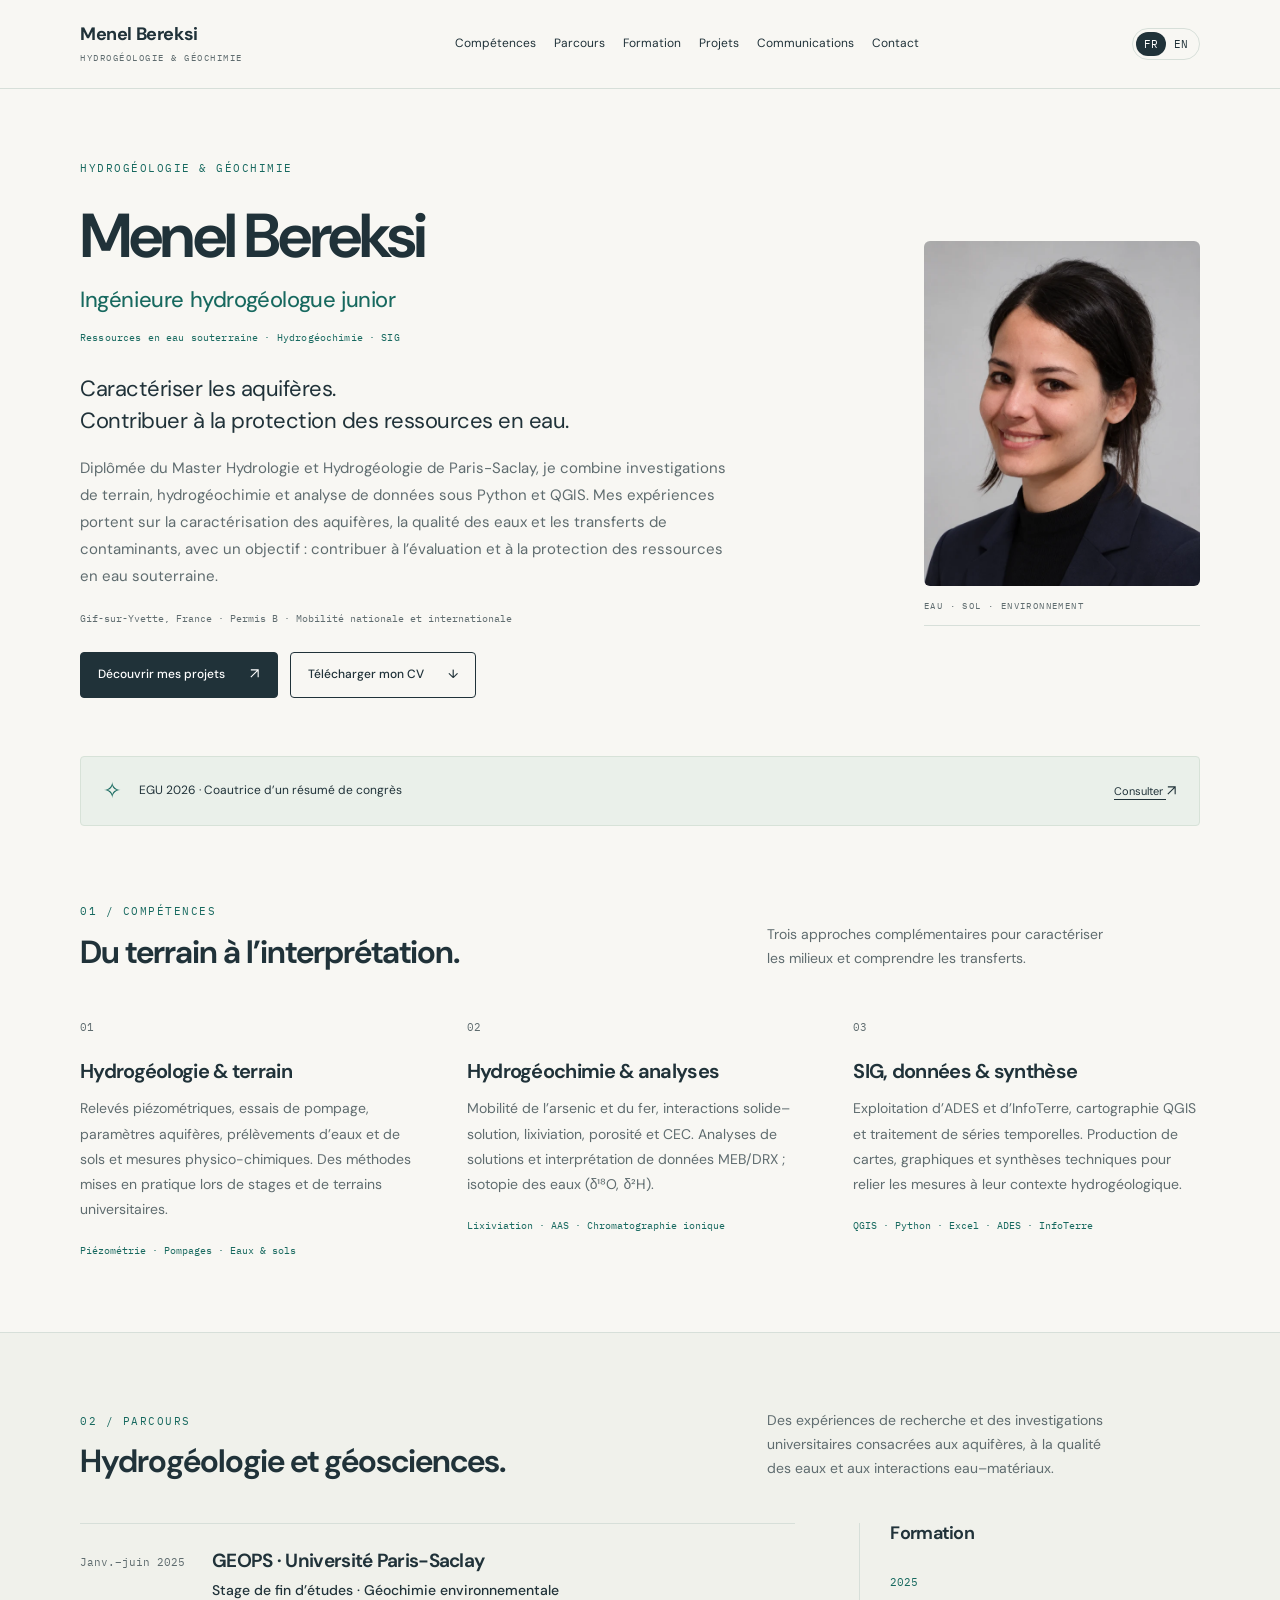
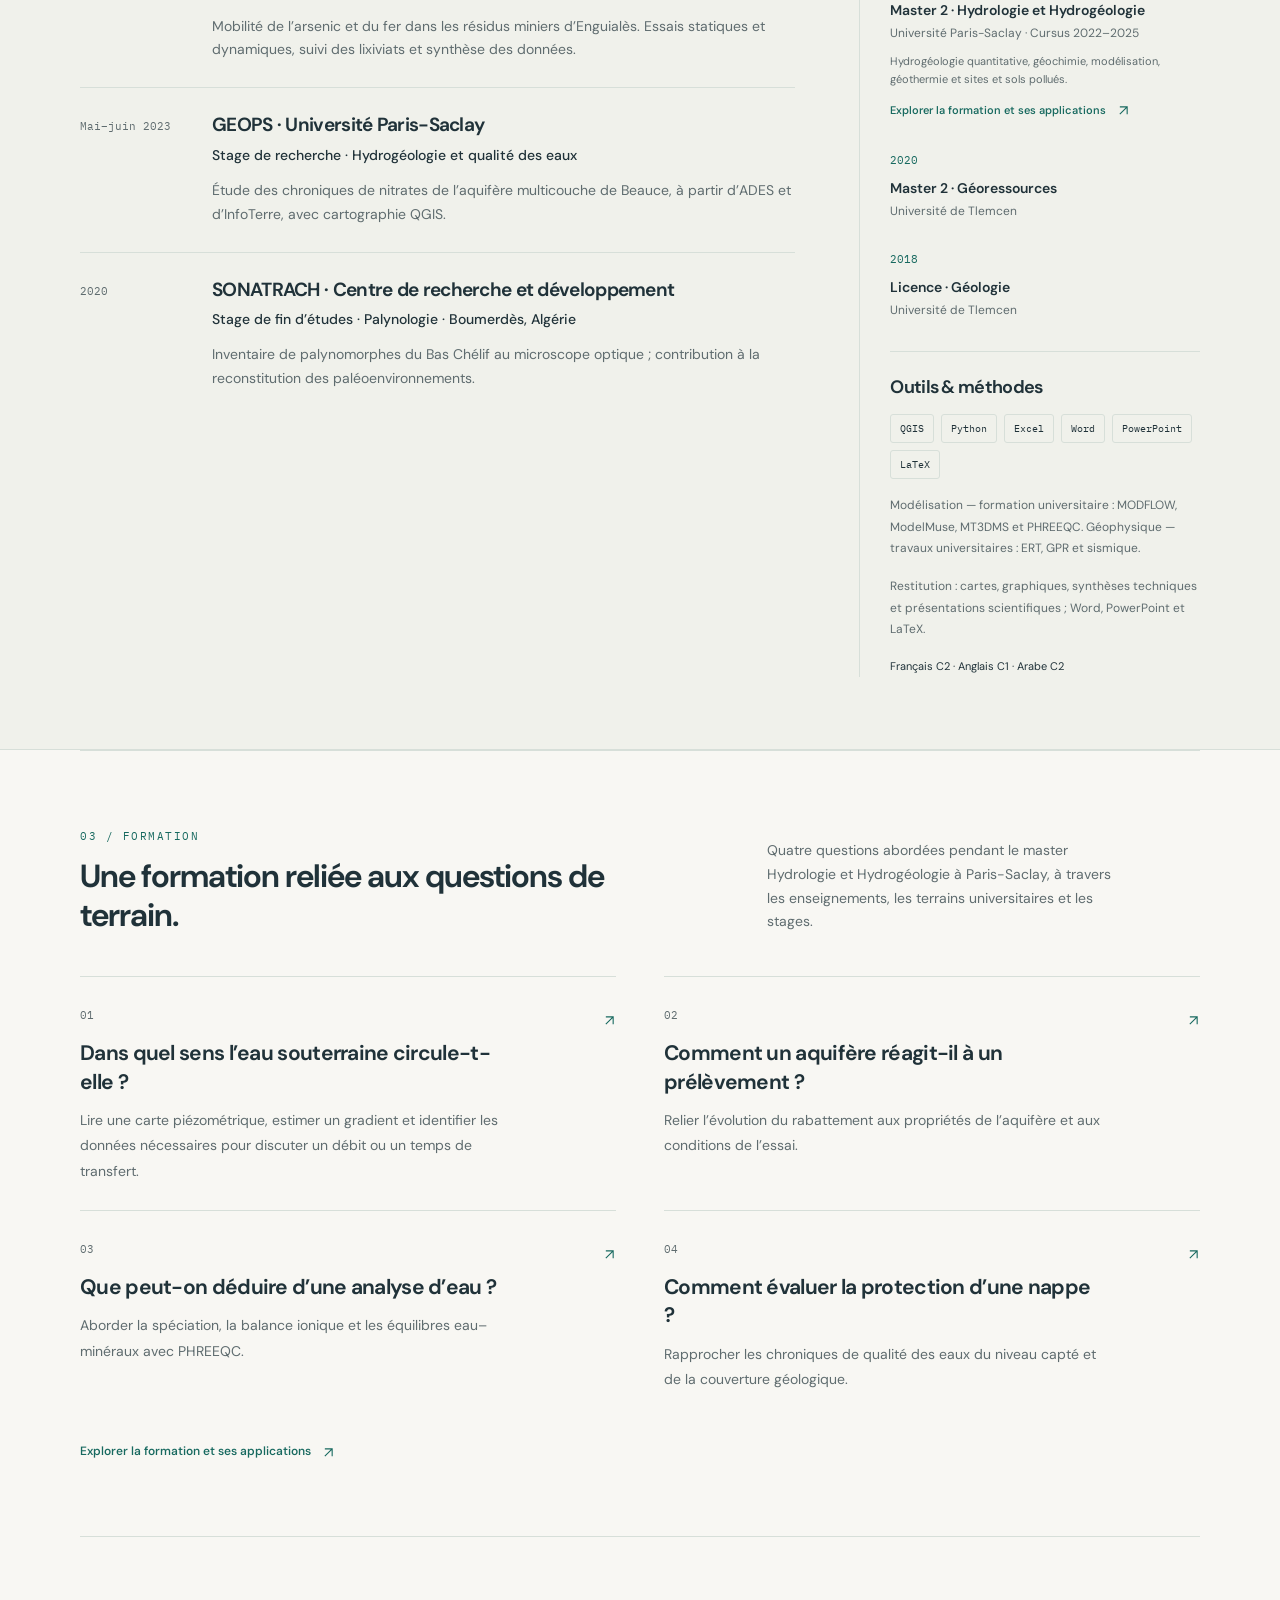
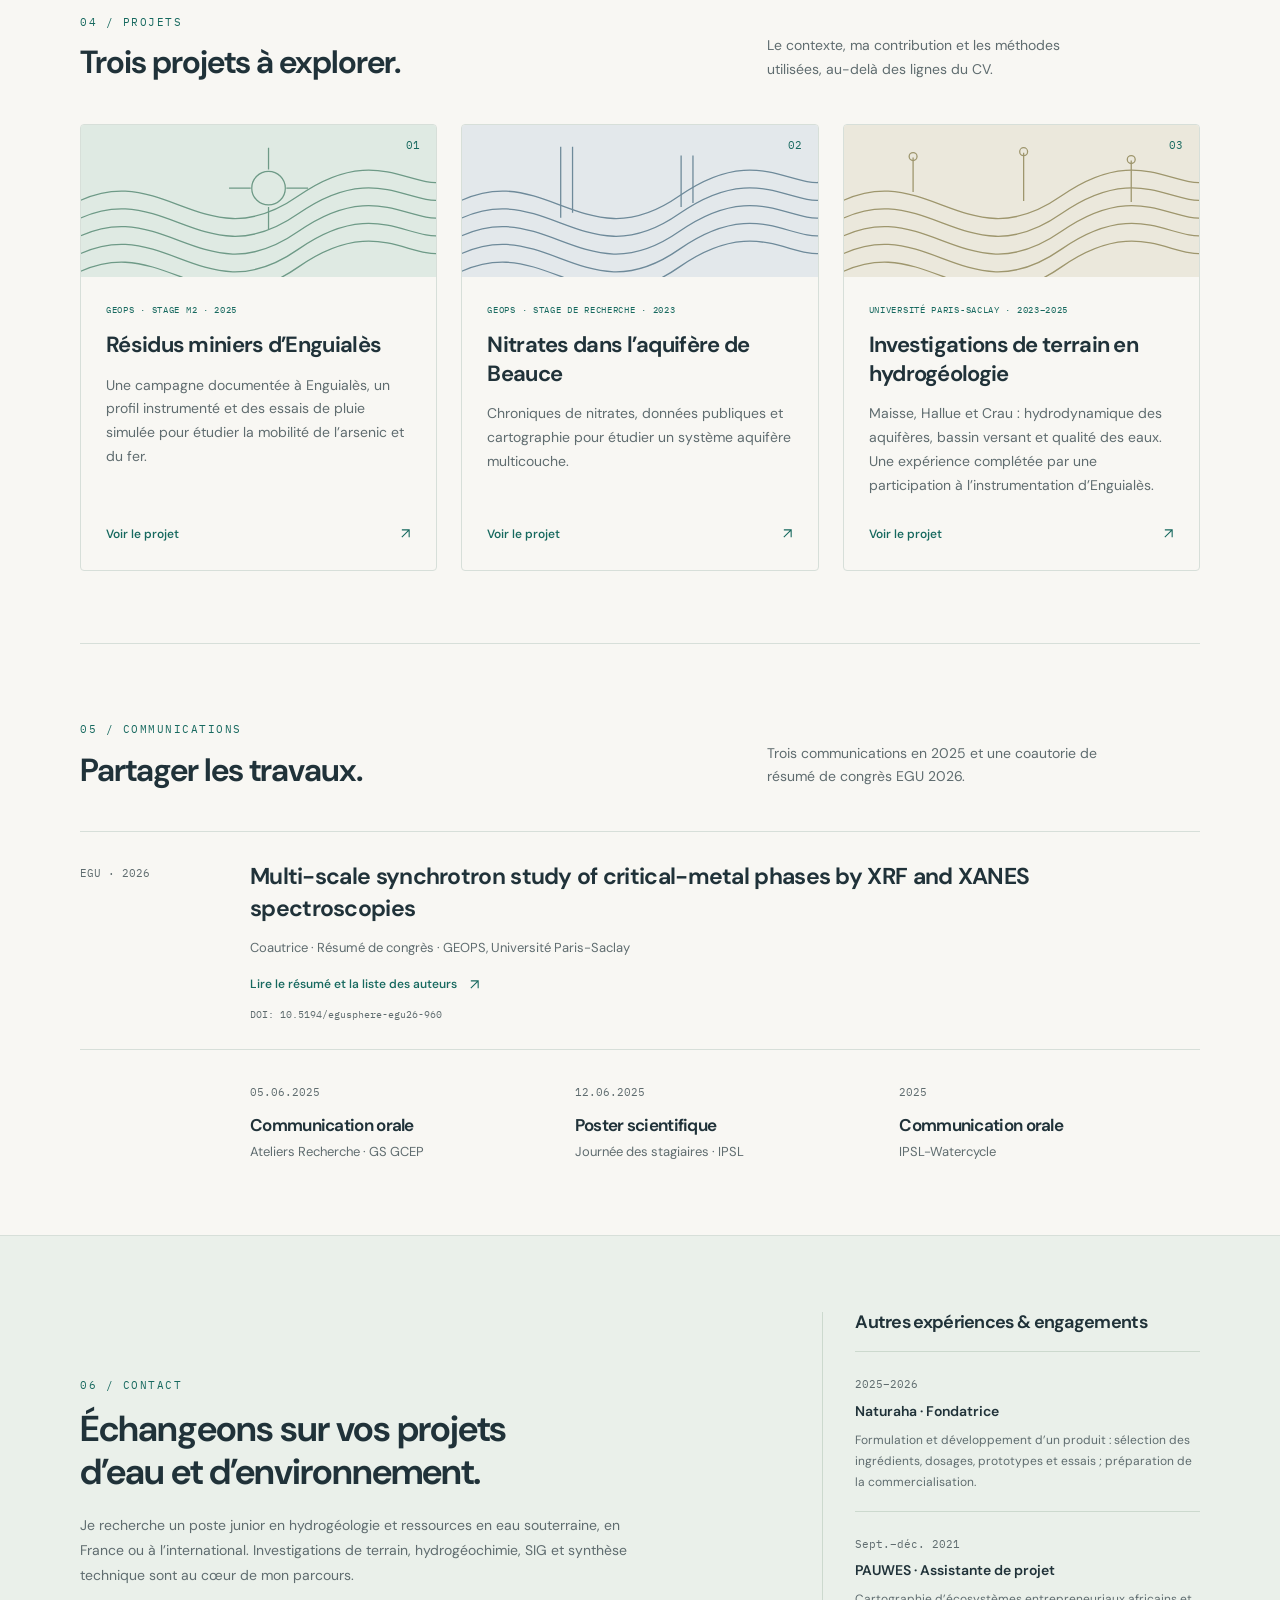
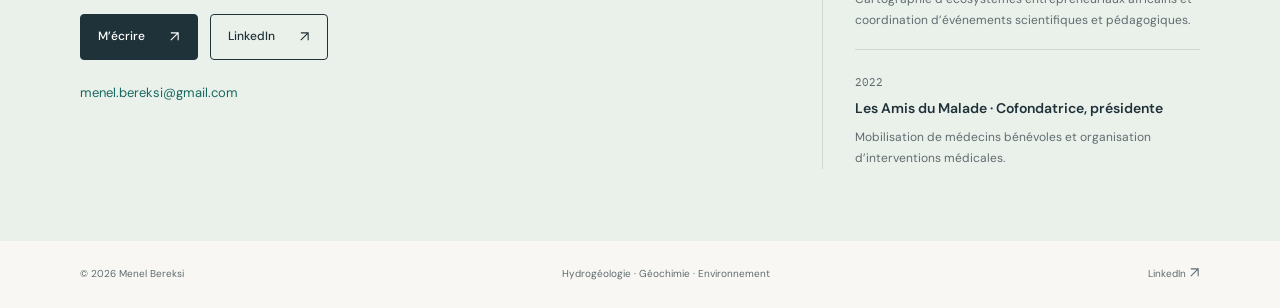
<file: index.html>
<!doctype html>
<html lang="fr"><head><meta charset="utf-8"><meta name="viewport" content="width=device-width, initial-scale=1"><title>Ingénieure hydrogéologue junior | Menel Bereksi</title><meta name="description" content="Diplômée du Master Hydrologie et Hydrogéologie de Paris-Saclay, je combine investigations de terrain, hydrogéochimie et analyse de données sous Python et QGIS. Mes expériences portent sur la caractérisation des aquifères, la qualité des eaux et les transferts de contaminants, avec un objectif : contribuer à l’évaluation et à la protection des ressources en eau souterraine."><meta name="theme-color" content="#17695f"><meta name="robots" content="index,follow"><link rel="icon" href="assets/favicon.svg" type="image/svg+xml"><link rel="stylesheet" href="assets/style.css?v=20261111-final"><script src="assets/main.js" defer></script><link rel="stylesheet" href="assets/education.css?v=20261118"></head><body><a class="skip" href="#main">Aller au contenu</a><header><div class="wrap navline"><a class="brand" href="./index.html"><strong>Menel Bereksi</strong><span>HYDROGÉOLOGIE &amp; GÉOCHIMIE</span></a><nav aria-label="Navigation" id="navigation"><a href="./index.html#competences">Compétences</a><a href="./index.html#parcours">Parcours</a><a href="formation.html">Formation</a><a href="./index.html#projets">Projets</a><a href="./index.html#communications">Communications</a><a href="./index.html#contact">Contact</a></nav><div class="header-actions"><div class="lang" aria-label="Language"><a class="active" href="#" lang="fr" aria-current="page">FR</a><a class="" href="en/index.html" lang="en">EN</a></div><button class="menu" aria-label="Ouvrir le menu" aria-expanded="false" aria-controls="navigation">☰</button></div></div></header><main id="main"><section class="hero wrap"><div class="hero-copy"><span class="eyebrow">HYDROGÉOLOGIE &amp; GÉOCHIMIE</span><h1>Menel Bereksi<span class="role">Ingénieure hydrogéologue junior</span></h1><p class="specialty">Ressources en eau souterraine · Hydrogéochimie · SIG</p><p class="hero-lead">Caractériser les aquifères.<br>Contribuer à la protection des ressources en eau.</p><p class="intro">Diplômée du Master Hydrologie et Hydrogéologie de Paris-Saclay, je combine investigations de terrain, hydrogéochimie et analyse de données sous Python et QGIS. Mes expériences portent sur la caractérisation des aquifères, la qualité des eaux et les transferts de contaminants, avec un objectif : contribuer à l’évaluation et à la protection des ressources en eau souterraine.</p><p class="location mono">Gif-sur-Yvette, France · Permis B · Mobilité nationale et internationale</p><div class="buttons"><a class="button primary" href="#projets">Découvrir mes projets <span><svg class="external-icon" aria-hidden="true" viewbox="0 0 12 12"><path d="M2 10 10 2M2 2h8v8"></path></svg></span></a><a class="button" href="assets/CV_Menel_Bereksi_Hydrogeologue.pdf?v=20261111-final" download>Télécharger mon CV <span>↓</span></a></div></div><div class="portrait"><img src="assets/menel-bereksi.webp?v=20261111-final" alt="Menel Bereksi" width="640" height="800" fetchpriority="high"><div class="portrait-note mono">EAU · SOL · ENVIRONNEMENT</div></div></section><div class="wrap"><a class="ribbon" href="https://doi.org/10.5194/egusphere-egu26-960" target="_blank" rel="noopener noreferrer"><span class="star">✧</span><span>EGU 2026 · Coautrice d’un résumé de congrès</span><span class="ribbon-link">Consulter <svg class="external-icon" aria-hidden="true" viewbox="0 0 12 12"><path d="M2 10 10 2M2 2h8v8"></path></svg></span></a></div>
 <section class="wrap section" id="competences"><div class="section-head"><div><span class="eyebrow">01 / COMPÉTENCES</span><h2>Du terrain à l’interprétation.</h2></div><p>Trois approches complémentaires pour caractériser les milieux et comprendre les transferts.</p></div><div class="skills"><article><span class="mono muted">01</span><h3>Hydrogéologie &amp; terrain</h3><p>Relevés piézométriques, essais de pompage, paramètres aquifères, prélèvements d’eaux et de sols et mesures physico-chimiques. Des méthodes mises en pratique lors de stages et de terrains universitaires.</p><small>Piézométrie · Pompages · Eaux &amp; sols</small></article><article><span class="mono muted">02</span><h3>Hydrogéochimie &amp; analyses</h3><p>Mobilité de l’arsenic et du fer, interactions solide–solution, lixiviation, porosité et CEC. Analyses de solutions et interprétation de données MEB/DRX ; isotopie des eaux (δ¹⁸O, δ²H).</p><small>Lixiviation · AAS · Chromatographie ionique</small></article><article><span class="mono muted">03</span><h3>SIG, données &amp; synthèse</h3><p>Exploitation d’ADES et d’InfoTerre, cartographie QGIS et traitement de séries temporelles. Production de cartes, graphiques et synthèses techniques pour relier les mesures à leur contexte hydrogéologique.</p><small>QGIS · Python · Excel · ADES · InfoTerre</small></article></div></section>
 <section class="section career" id="parcours"><div class="wrap"><div class="section-head"><div><span class="eyebrow">02 / PARCOURS</span><h2>Hydrogéologie et géosciences.</h2></div><p>Des expériences de recherche et des investigations universitaires consacrées aux aquifères, à la qualité des eaux et aux interactions eau–matériaux.</p></div><div class="career-grid"><div><article class="job"><span class="mono date">Janv.–juin 2025</span><div><h3>GEOPS · Université Paris-Saclay</h3><h4>Stage de fin d’études · Géochimie environnementale</h4><p>Mobilité de l’arsenic et du fer dans les résidus miniers d’Enguialès. Essais statiques et dynamiques, suivi des lixiviats et synthèse des données.</p></div></article><article class="job"><span class="mono date">Mai–juin 2023</span><div><h3>GEOPS · Université Paris-Saclay</h3><h4>Stage de recherche · Hydrogéologie et qualité des eaux</h4><p>Étude des chroniques de nitrates de l’aquifère multicouche de Beauce, à partir d’ADES et d’InfoTerre, avec cartographie QGIS.</p></div></article><article class="job"><span class="mono date">2020</span><div><h3>SONATRACH · Centre de recherche et développement</h3><h4>Stage de fin d’études · Palynologie · Boumerdès, Algérie</h4><p>Inventaire de palynomorphes du Bas Chélif au microscope optique ; contribution à la reconstitution des paléoenvironnements.</p></div></article></div><aside><h3>Formation</h3><div class="degree"><span class="mono">2025</span><h4>Master 2 · Hydrologie et Hydrogéologie</h4><p>Université Paris-Saclay · Cursus 2022–2025</p><p class="degree-note">Hydrogéologie quantitative, géochimie, modélisation, géothermie et sites et sols pollués.</p><a class="text-link degree-link" href="formation.html">Explorer la formation et ses applications <svg class="external-icon" aria-hidden="true" viewbox="0 0 12 12"><path d="M2 10 10 2M2 2h8v8"></path></svg></a></div><div class="degree"><span class="mono">2020</span><h4>Master 2 · Géoressources</h4><p>Université de Tlemcen</p></div><div class="degree"><span class="mono">2018</span><h4>Licence · Géologie</h4><p>Université de Tlemcen</p></div><div class="tools"><h3>Outils &amp; méthodes</h3><div class="tags"><span>QGIS</span><span>Python</span><span>Excel</span><span>Word</span><span>PowerPoint</span><span>LaTeX</span></div><p>Modélisation — formation universitaire : MODFLOW, ModelMuse, MT3DMS et PHREEQC. Géophysique — travaux universitaires : ERT, GPR et sismique.</p><p>Restitution : cartes, graphiques, synthèses techniques et présentations scientifiques ; Word, PowerPoint et LaTeX.</p><p class="languages">Français C2 · Anglais C1 · Arabe C2</p></div></aside></div></div></section>
 <section class="wrap section education-section" id="formation"><div class="section-head"><div><span class="eyebrow">03 / FORMATION</span><h2>Une formation reliée aux questions de terrain.</h2></div><p>Quatre questions abordées pendant le master Hydrologie et Hydrogéologie à Paris-Saclay, à travers les enseignements, les terrains universitaires et les stages.</p></div><div class="education-grid"><a class="education-question" href="formation.html#ecoulements"><span class="mono muted">01</span><h3>Dans quel sens l’eau souterraine circule-t-elle ?</h3><p>Lire une carte piézométrique, estimer un gradient et identifier les données nécessaires pour discuter un débit ou un temps de transfert.</p><span class="question-arrow" aria-hidden="true"><svg class="external-icon" aria-hidden="true" viewbox="0 0 12 12"><path d="M2 10 10 2M2 2h8v8"></path></svg></span></a><a class="education-question" href="formation.html#pompages"><span class="mono muted">02</span><h3>Comment un aquifère réagit-il à un prélèvement ?</h3><p>Relier l’évolution du rabattement aux propriétés de l’aquifère et aux conditions de l’essai.</p><span class="question-arrow" aria-hidden="true"><svg class="external-icon" aria-hidden="true" viewbox="0 0 12 12"><path d="M2 10 10 2M2 2h8v8"></path></svg></span></a><a class="education-question" href="formation.html#geochimie"><span class="mono muted">03</span><h3>Que peut-on déduire d’une analyse d’eau ?</h3><p>Aborder la spéciation, la balance ionique et les équilibres eau–minéraux avec PHREEQC.</p><span class="question-arrow" aria-hidden="true"><svg class="external-icon" aria-hidden="true" viewbox="0 0 12 12"><path d="M2 10 10 2M2 2h8v8"></path></svg></span></a><a class="education-question" href="formation.html#protection"><span class="mono muted">04</span><h3>Comment évaluer la protection d’une nappe ?</h3><p>Rapprocher les chroniques de qualité des eaux du niveau capté et de la couverture géologique.</p><span class="question-arrow" aria-hidden="true"><svg class="external-icon" aria-hidden="true" viewbox="0 0 12 12"><path d="M2 10 10 2M2 2h8v8"></path></svg></span></a></div><a class="text-link education-more" href="formation.html">Explorer la formation et ses applications <svg class="external-icon" aria-hidden="true" viewbox="0 0 12 12"><path d="M2 10 10 2M2 2h8v8"></path></svg></a></section><section class="wrap section" id="projets"><div class="section-head"><div><span class="eyebrow">04 / PROJETS</span><h2>Trois projets à explorer.</h2></div><p>Le contexte, ma contribution et les méthodes utilisées, au-delà des lignes du CV.</p></div><div class="projects"><a class="project" href="projects/enguiales.html"><div class="project-art art-0" aria-hidden="true"><svg viewbox="0 0 360 150" fill="none"><path d="M-20 85 C80 20 120 140 220 70 S350 100 400 30"></path><path d="M-20 103 C80 38 120 158 220 88 S350 118 400 48"></path><path d="M-20 121 C80 56 120 176 220 106 S350 136 400 66"></path><path d="M-20 139 C80 74 120 194 220 124 S350 154 400 84"></path><path d="M-20 157 C80 92 120 212 220 142 S350 172 400 102"></path><circle cx="190" cy="62" r="17"></circle><path d="M190 21v22m0 38v23m-40-42h22m36 0h22"></path></svg><span>01</span></div><div class="project-copy"><span class="eyebrow">GEOPS · STAGE M2 · 2025</span><h3>Résidus miniers d’Enguialès</h3><p>Une campagne documentée à Enguialès, un profil instrumenté et des essais de pluie simulée pour étudier la mobilité de l’arsenic et du fer.</p><span class="text-link">Voir le projet <span><svg class="external-icon" aria-hidden="true" viewbox="0 0 12 12"><path d="M2 10 10 2M2 2h8v8"></path></svg></span></span></div></a><a class="project" href="projects/beauce.html"><div class="project-art art-1" aria-hidden="true"><svg viewbox="0 0 360 150" fill="none"><path d="M-20 85 C80 20 120 140 220 70 S350 100 400 30"></path><path d="M-20 103 C80 38 120 158 220 88 S350 118 400 48"></path><path d="M-20 121 C80 56 120 176 220 106 S350 136 400 66"></path><path d="M-20 139 C80 74 120 194 220 124 S350 154 400 84"></path><path d="M-20 157 C80 92 120 212 220 142 S350 172 400 102"></path><path d="M100 20v72m12-72v67m110-58v52m12-52v48"></path></svg><span>02</span></div><div class="project-copy"><span class="eyebrow">GEOPS · STAGE DE RECHERCHE · 2023</span><h3>Nitrates dans l’aquifère de Beauce</h3><p>Chroniques de nitrates, données publiques et cartographie pour étudier un système aquifère multicouche.</p><span class="text-link">Voir le projet <span><svg class="external-icon" aria-hidden="true" viewbox="0 0 12 12"><path d="M2 10 10 2M2 2h8v8"></path></svg></span></span></div></a><a class="project" href="projects/terrains.html"><div class="project-art art-2" aria-hidden="true"><svg viewbox="0 0 360 150" fill="none"><path d="M-20 85 C80 20 120 140 220 70 S350 100 400 30"></path><path d="M-20 103 C80 38 120 158 220 88 S350 118 400 48"></path><path d="M-20 121 C80 56 120 176 220 106 S350 136 400 66"></path><path d="M-20 139 C80 74 120 194 220 124 S350 154 400 84"></path><path d="M-20 157 C80 92 120 212 220 142 S350 172 400 102"></path><path d="M70 31v35m112-40v49m109-41v42"></path><circle cx="70" cy="30" r="4"></circle><circle cx="182" cy="25" r="4"></circle><circle cx="291" cy="33" r="4"></circle></svg><span>03</span></div><div class="project-copy"><span class="eyebrow">UNIVERSITÉ PARIS-SACLAY · 2023–2025</span><h3>Investigations de terrain en hydrogéologie</h3><p>Maisse, Hallue et Crau : hydrodynamique des aquifères, bassin versant et qualité des eaux. Une expérience complétée par une participation à l’instrumentation d’Enguialès.</p><span class="text-link">Voir le projet <span><svg class="external-icon" aria-hidden="true" viewbox="0 0 12 12"><path d="M2 10 10 2M2 2h8v8"></path></svg></span></span></div></a></div></section>
 <section class="wrap section communications" id="communications"><div class="section-head"><div><span class="eyebrow">05 / COMMUNICATIONS</span><h2>Partager les travaux.</h2></div><p>Trois communications en 2025 et une coautorie de résumé de congrès EGU 2026.</p></div><article class="publication"><span class="mono date">EGU · 2026</span><div><h3>Multi-scale synchrotron study of critical-metal phases by XRF and XANES spectroscopies</h3><p>Coautrice · Résumé de congrès · GEOPS, Université Paris-Saclay</p><a class="text-link" href="https://doi.org/10.5194/egusphere-egu26-960" target="_blank" rel="noopener noreferrer">Lire le résumé et la liste des auteurs <svg class="external-icon" aria-hidden="true" viewbox="0 0 12 12"><path d="M2 10 10 2M2 2h8v8"></path></svg></a><small class="doi">DOI: 10.5194/egusphere-egu26-960</small></div></article><div class="talks"><article><span class="mono muted">05.06.2025</span><h3>Communication orale</h3><p>Ateliers Recherche · GS GCEP</p></article><article><span class="mono muted">12.06.2025</span><h3>Poster scientifique</h3><p>Journée des stagiaires · IPSL</p></article><article><span class="mono muted">2025</span><h3>Communication orale</h3><p>IPSL-Watercycle</p></article></div></section>
 <section class="section contact" id="contact"><div class="wrap contact-grid"><div><span class="eyebrow">06 / CONTACT</span><h2>Échangeons sur vos projets<br>d’eau et d’environnement.</h2><p>Je recherche un poste junior en hydrogéologie et ressources en eau souterraine, en France ou à l’international. Investigations de terrain, hydrogéochimie, SIG et synthèse technique sont au cœur de mon parcours.</p><div class="buttons"><a class="button primary" href="mailto:menel.bereksi@gmail.com">M’écrire <svg class="external-icon" aria-hidden="true" viewbox="0 0 12 12"><path d="M2 10 10 2M2 2h8v8"></path></svg></a><a class="button" href="https://www.linkedin.com/in/menel-bereksi-624013214/" target="_blank" rel="noopener noreferrer">LinkedIn <svg class="external-icon" aria-hidden="true" viewbox="0 0 12 12"><path d="M2 10 10 2M2 2h8v8"></path></svg></a></div><a class="email" href="mailto:menel.bereksi@gmail.com">menel.bereksi@gmail.com</a></div><aside><h3>Autres expériences &amp; engagements</h3><article class="engagement-item"><span class="mono muted">2025–2026</span><h4>Naturaha · Fondatrice</h4><p>Formulation et développement d’un produit : sélection des ingrédients, dosages, prototypes et essais ; préparation de la commercialisation.</p></article><article class="engagement-item"><span class="mono muted">Sept.–déc. 2021</span><h4>PAUWES · Assistante de projet</h4><p>Cartographie d’écosystèmes entrepreneuriaux africains et coordination d’événements scientifiques et pédagogiques.</p></article><article class="engagement-item"><span class="mono muted">2022</span><h4>Les Amis du Malade · Cofondatrice, présidente</h4><p>Mobilisation de médecins bénévoles et organisation d’interventions médicales.</p></article></aside></div></section></main><footer class="wrap"><span>© 2026 Menel Bereksi</span><span>Hydrogéologie · Géochimie · Environnement</span><a href="https://www.linkedin.com/in/menel-bereksi-624013214/" target="_blank" rel="noopener noreferrer">LinkedIn <svg class="external-icon" aria-hidden="true" viewbox="0 0 12 12"><path d="M2 10 10 2M2 2h8v8"></path></svg></a></footer></body></html>
</file>
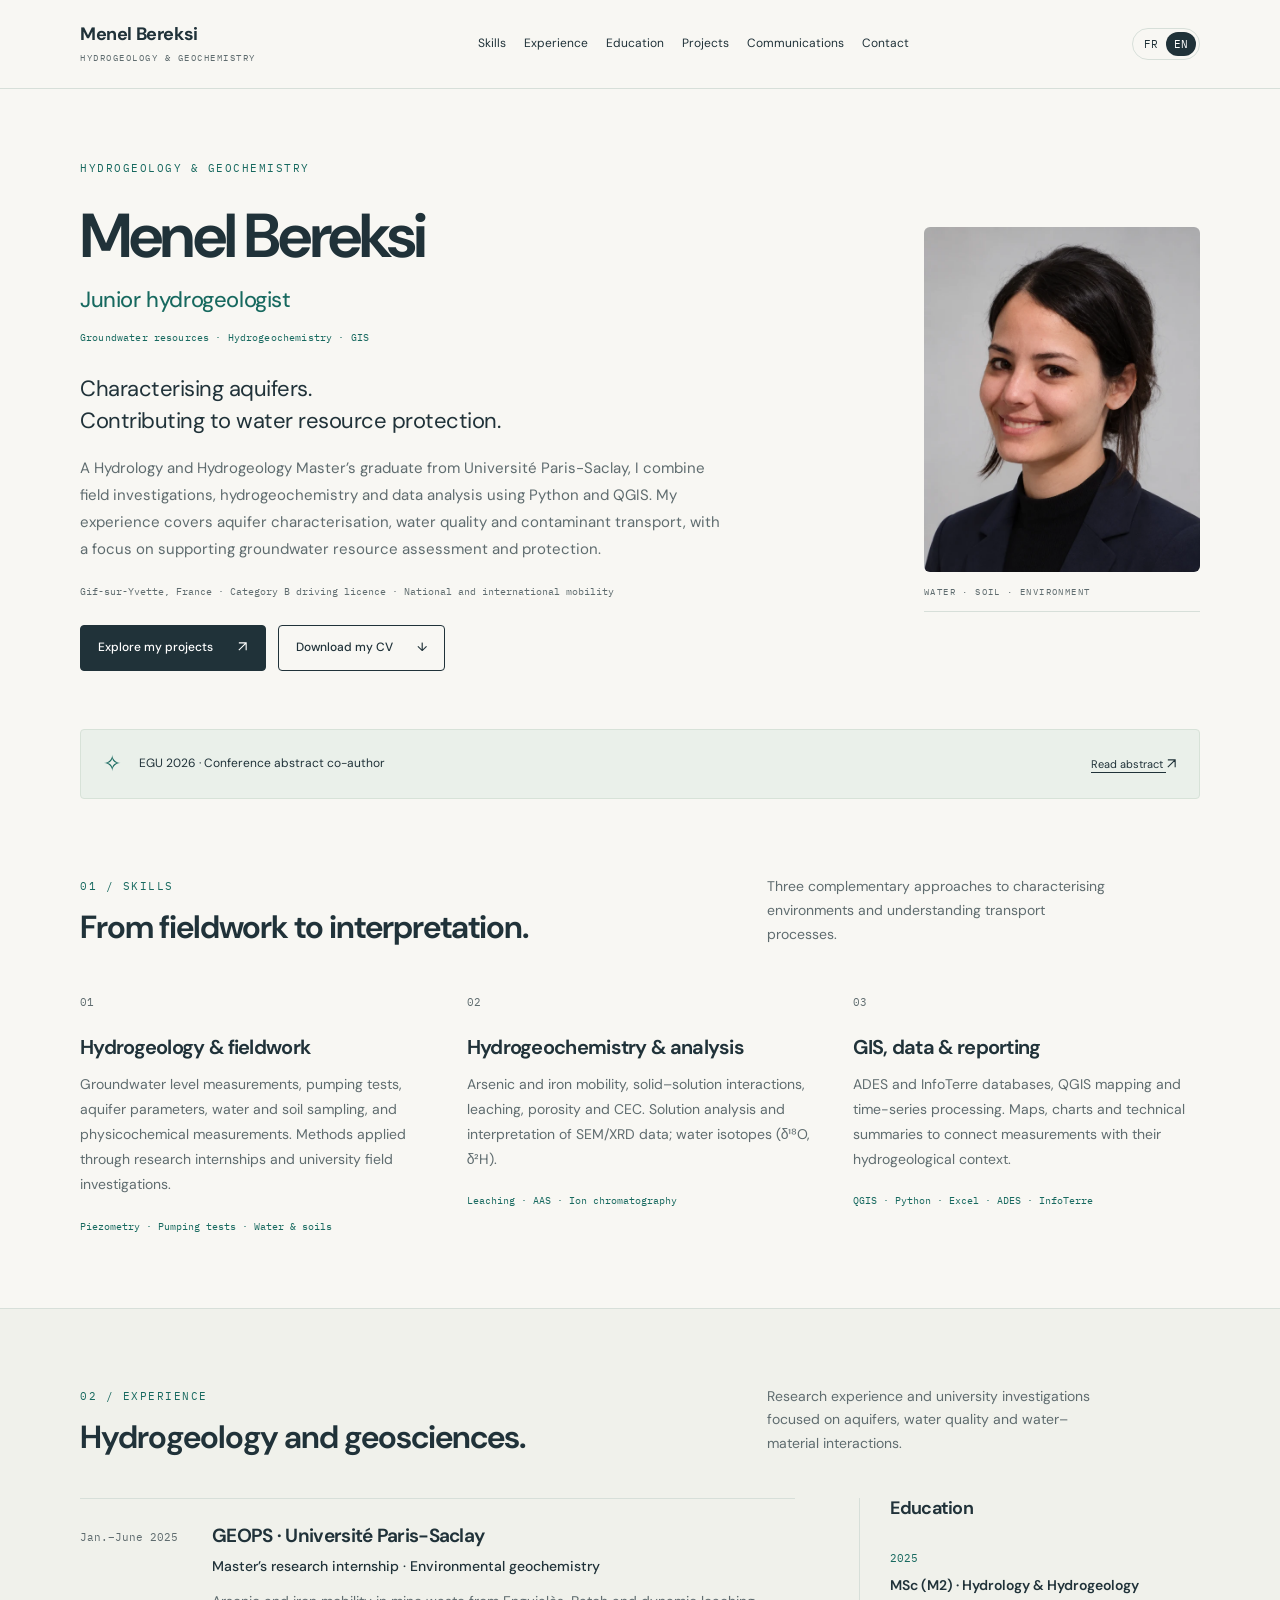
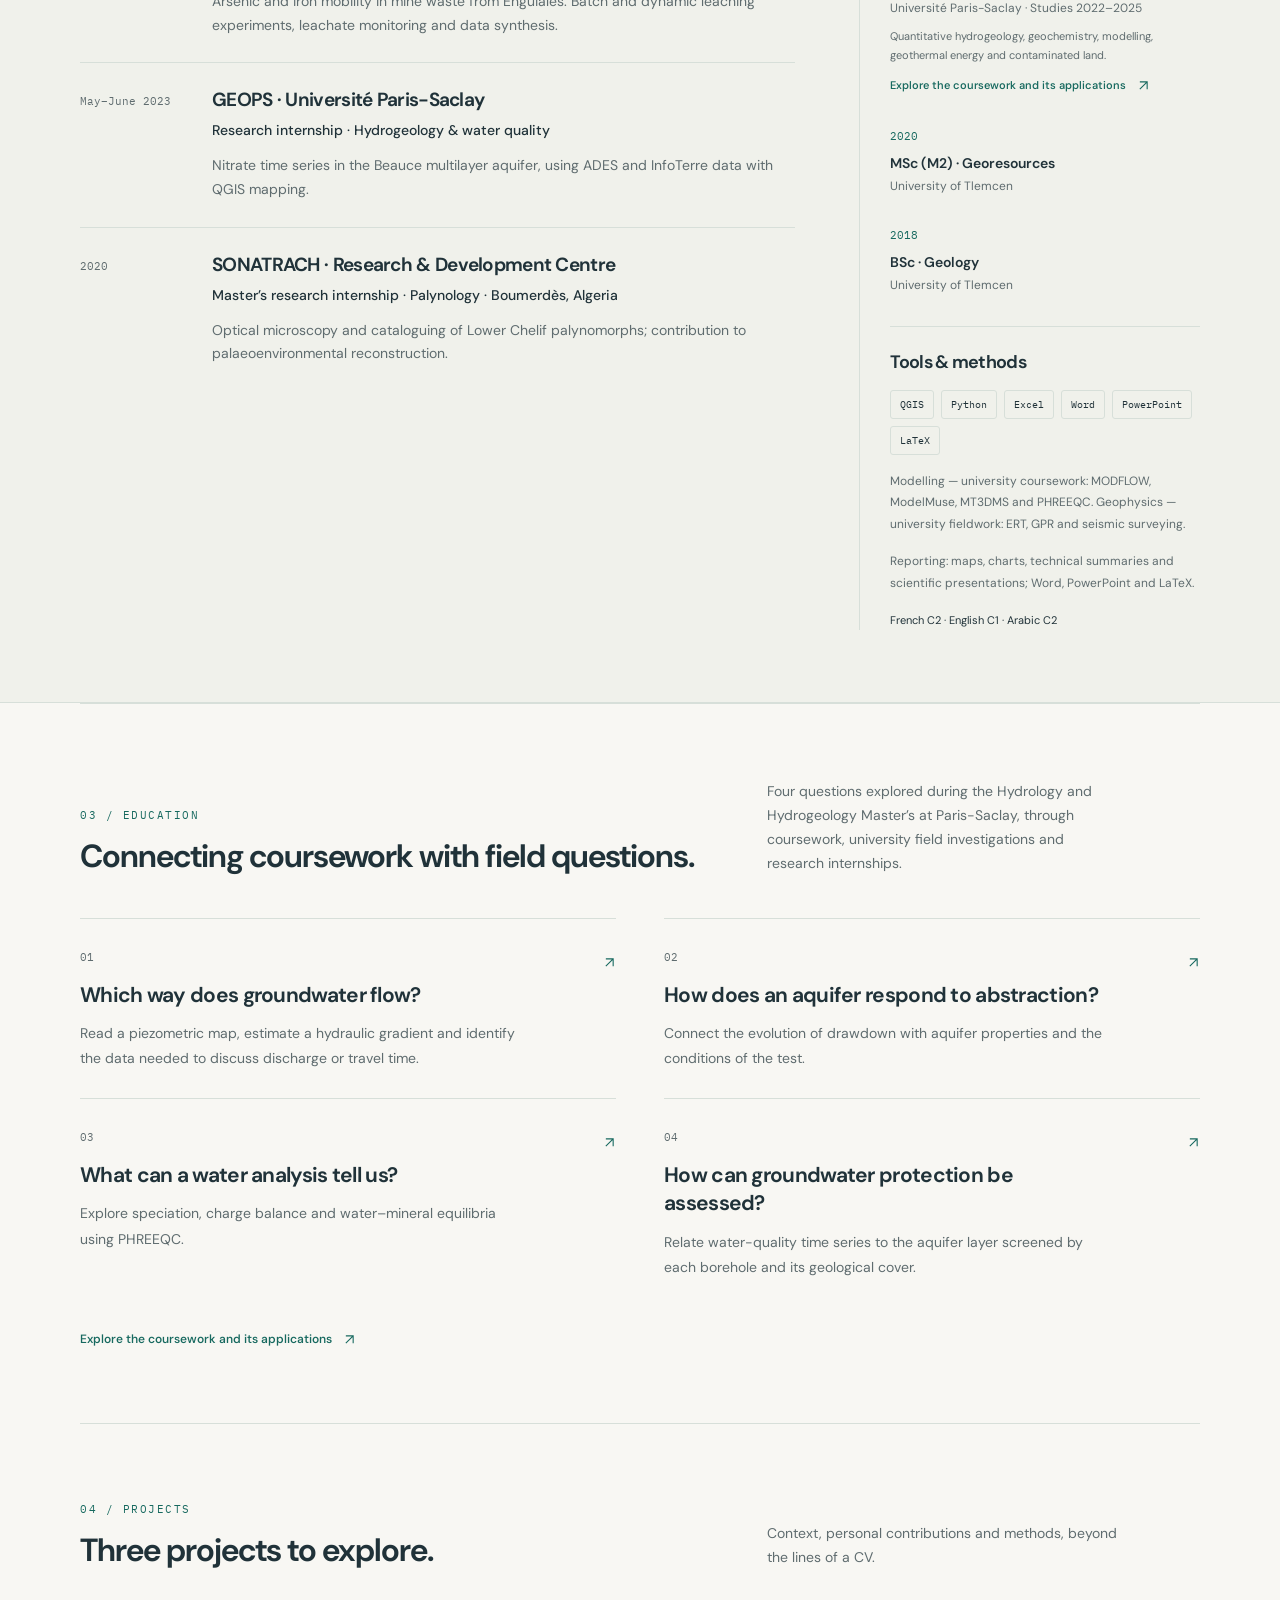
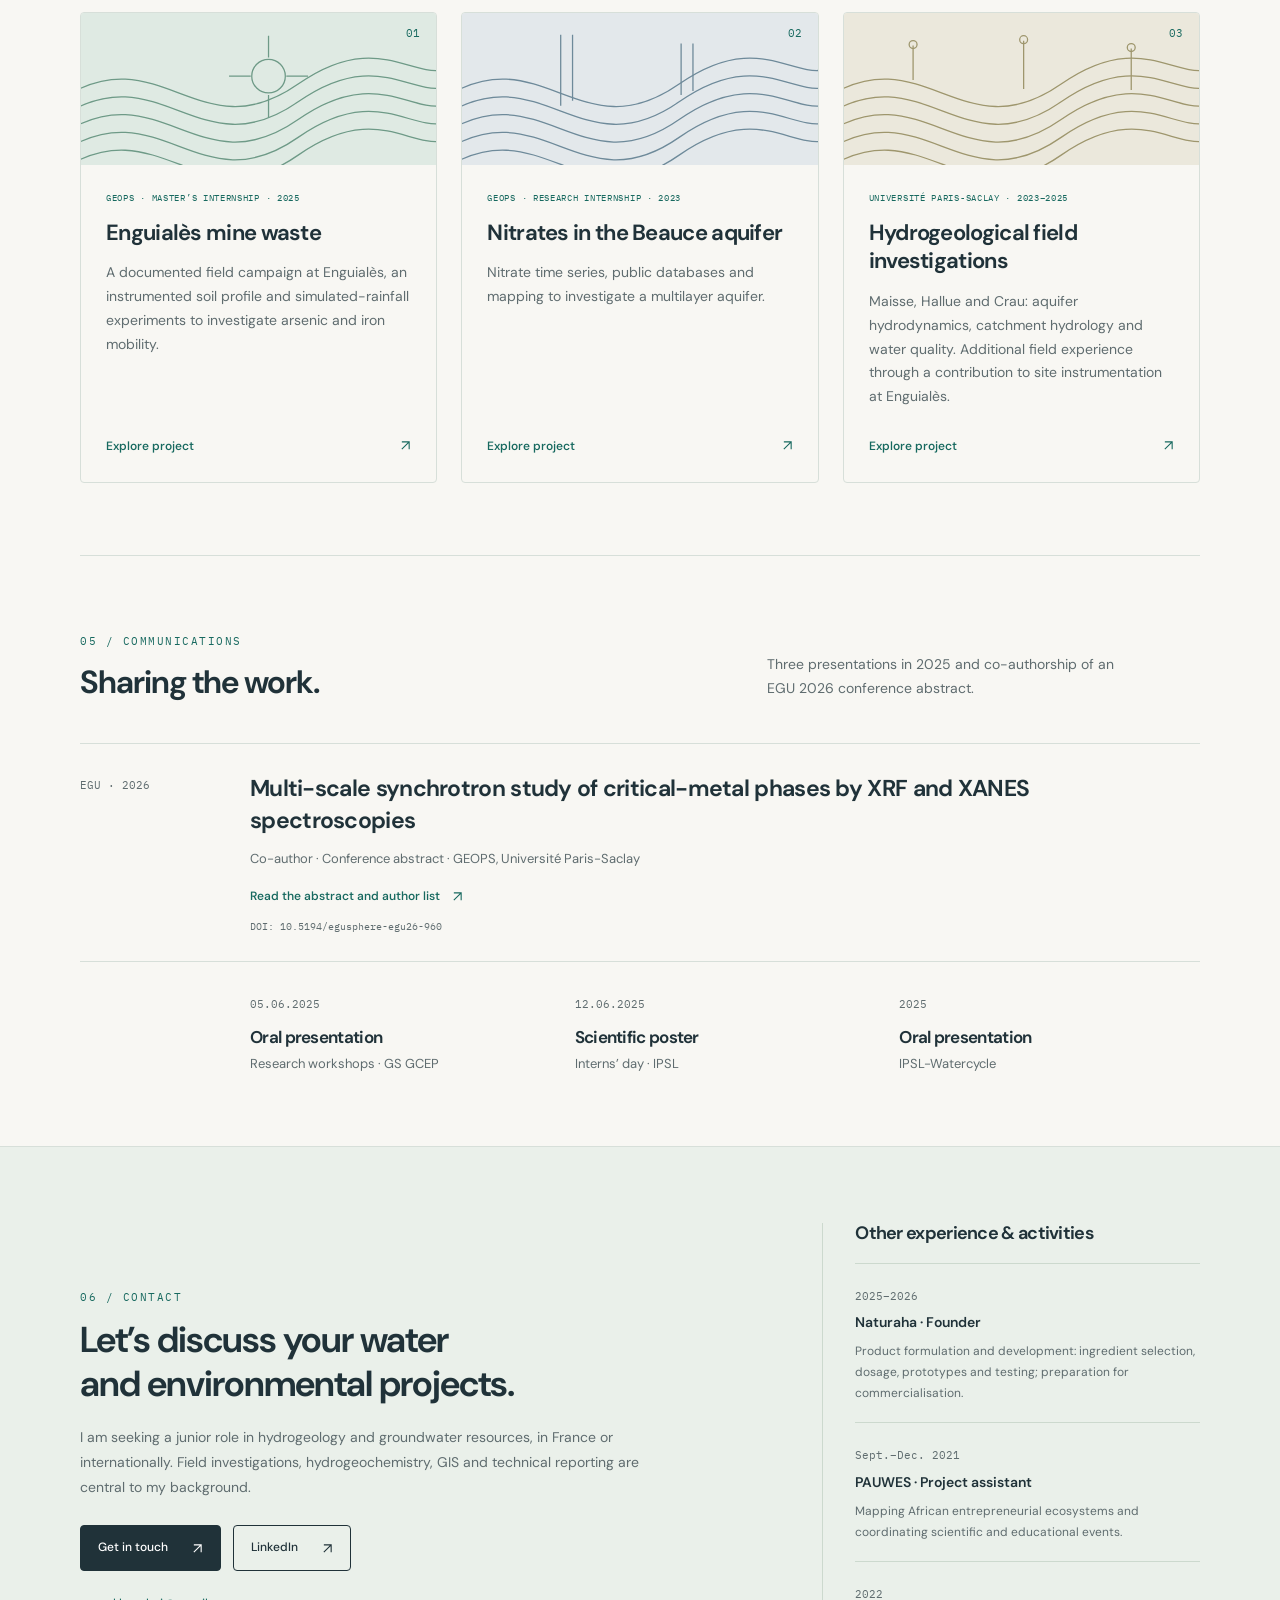
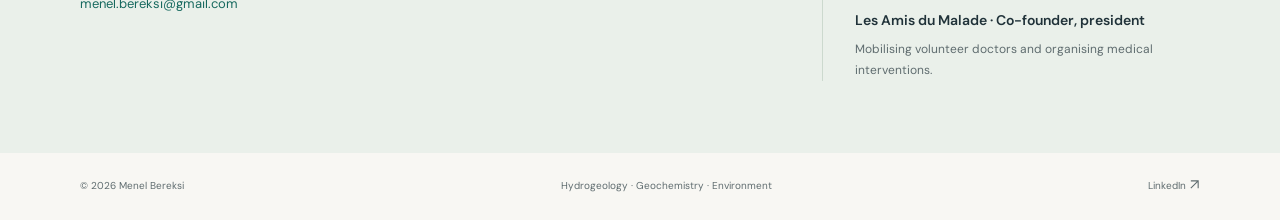
<file: en/index.html>
<!doctype html>
<html lang="en"><head><meta charset="utf-8"><meta name="viewport" content="width=device-width, initial-scale=1"><title>Junior hydrogeologist | Menel Bereksi</title><meta name="description" content="A Hydrology and Hydrogeology Master’s graduate from Université Paris-Saclay, I combine field investigations, hydrogeochemistry and data analysis using Python and QGIS. My experience covers aquifer characterisation, water quality and contaminant transport, with a focus on supporting groundwater resource assessment and protection."><meta name="theme-color" content="#17695f"><meta name="robots" content="index,follow"><link rel="icon" href="../assets/favicon.svg" type="image/svg+xml"><link rel="stylesheet" href="../assets/style.css?v=20261111-final"><script src="../assets/main.js" defer></script><link rel="stylesheet" href="../assets/education.css?v=20261118"></head><body><a class="skip" href="#main">Skip to content</a><header><div class="wrap navline"><a class="brand" href="./index.html"><strong>Menel Bereksi</strong><span>HYDROGEOLOGY &amp; GEOCHEMISTRY</span></a><nav aria-label="Navigation" id="navigation"><a href="./index.html#skills">Skills</a><a href="./index.html#experience">Experience</a><a href="formation.html">Education</a><a href="./index.html#projects">Projects</a><a href="./index.html#communications">Communications</a><a href="./index.html#contact">Contact</a></nav><div class="header-actions"><div class="lang" aria-label="Language"><a class="" href="../index.html" lang="fr">FR</a><a class="active" href="#" lang="en" aria-current="page">EN</a></div><button class="menu" aria-label="Open menu" aria-expanded="false" aria-controls="navigation">☰</button></div></div></header><main id="main"><section class="hero wrap"><div class="hero-copy"><span class="eyebrow">HYDROGEOLOGY &amp; GEOCHEMISTRY</span><h1>Menel Bereksi<span class="role">Junior hydrogeologist</span></h1><p class="specialty">Groundwater resources · Hydrogeochemistry · GIS</p><p class="hero-lead">Characterising aquifers.<br>Contributing to water resource protection.</p><p class="intro">A Hydrology and Hydrogeology Master’s graduate from Université Paris-Saclay, I combine field investigations, hydrogeochemistry and data analysis using Python and QGIS. My experience covers aquifer characterisation, water quality and contaminant transport, with a focus on supporting groundwater resource assessment and protection.</p><p class="location mono">Gif-sur-Yvette, France · Category B driving licence · National and international mobility</p><div class="buttons"><a class="button primary" href="#projects">Explore my projects <span><svg class="external-icon" aria-hidden="true" viewbox="0 0 12 12"><path d="M2 10 10 2M2 2h8v8"></path></svg></span></a><a class="button" href="../assets/CV_Menel_Bereksi_Hydrogeologist_EN.pdf?v=20261111-final" download>Download my CV <span>↓</span></a></div></div><div class="portrait"><img src="../assets/menel-bereksi.webp?v=20261111-final" alt="Menel Bereksi" width="640" height="800" fetchpriority="high"><div class="portrait-note mono">WATER · SOIL · ENVIRONMENT</div></div></section><div class="wrap"><a class="ribbon" href="https://doi.org/10.5194/egusphere-egu26-960" target="_blank" rel="noopener noreferrer"><span class="star">✧</span><span>EGU 2026 · Conference abstract co-author</span><span class="ribbon-link">Read abstract <svg class="external-icon" aria-hidden="true" viewbox="0 0 12 12"><path d="M2 10 10 2M2 2h8v8"></path></svg></span></a></div>
 <section class="wrap section" id="skills"><div class="section-head"><div><span class="eyebrow">01 / SKILLS</span><h2>From fieldwork to interpretation.</h2></div><p>Three complementary approaches to characterising environments and understanding transport processes.</p></div><div class="skills"><article><span class="mono muted">01</span><h3>Hydrogeology &amp; fieldwork</h3><p>Groundwater level measurements, pumping tests, aquifer parameters, water and soil sampling, and physicochemical measurements. Methods applied through research internships and university field investigations.</p><small>Piezometry · Pumping tests · Water &amp; soils</small></article><article><span class="mono muted">02</span><h3>Hydrogeochemistry &amp; analysis</h3><p>Arsenic and iron mobility, solid–solution interactions, leaching, porosity and CEC. Solution analysis and interpretation of SEM/XRD data; water isotopes (δ¹⁸O, δ²H).</p><small>Leaching · AAS · Ion chromatography</small></article><article><span class="mono muted">03</span><h3>GIS, data &amp; reporting</h3><p>ADES and InfoTerre databases, QGIS mapping and time-series processing. Maps, charts and technical summaries to connect measurements with their hydrogeological context.</p><small>QGIS · Python · Excel · ADES · InfoTerre</small></article></div></section>
 <section class="section career" id="experience"><div class="wrap"><div class="section-head"><div><span class="eyebrow">02 / EXPERIENCE</span><h2>Hydrogeology and geosciences.</h2></div><p>Research experience and university investigations focused on aquifers, water quality and water–material interactions.</p></div><div class="career-grid"><div><article class="job"><span class="mono date">Jan.–June 2025</span><div><h3>GEOPS · Université Paris-Saclay</h3><h4>Master’s research internship · Environmental geochemistry</h4><p>Arsenic and iron mobility in mine waste from Enguialès. Batch and dynamic leaching experiments, leachate monitoring and data synthesis.</p></div></article><article class="job"><span class="mono date">May–June 2023</span><div><h3>GEOPS · Université Paris-Saclay</h3><h4>Research internship · Hydrogeology &amp; water quality</h4><p>Nitrate time series in the Beauce multilayer aquifer, using ADES and InfoTerre data with QGIS mapping.</p></div></article><article class="job"><span class="mono date">2020</span><div><h3>SONATRACH · Research &amp; Development Centre</h3><h4>Master’s research internship · Palynology · Boumerdès, Algeria</h4><p>Optical microscopy and cataloguing of Lower Chelif palynomorphs; contribution to palaeoenvironmental reconstruction.</p></div></article></div><aside><h3>Education</h3><div class="degree"><span class="mono">2025</span><h4>MSc (M2) · Hydrology &amp; Hydrogeology</h4><p>Université Paris-Saclay · Studies 2022–2025</p><p class="degree-note">Quantitative hydrogeology, geochemistry, modelling, geothermal energy and contaminated land.</p><a class="text-link degree-link" href="formation.html">Explore the coursework and its applications <svg class="external-icon" aria-hidden="true" viewbox="0 0 12 12"><path d="M2 10 10 2M2 2h8v8"></path></svg></a></div><div class="degree"><span class="mono">2020</span><h4>MSc (M2) · Georesources</h4><p>University of Tlemcen</p></div><div class="degree"><span class="mono">2018</span><h4>BSc · Geology</h4><p>University of Tlemcen</p></div><div class="tools"><h3>Tools &amp; methods</h3><div class="tags"><span>QGIS</span><span>Python</span><span>Excel</span><span>Word</span><span>PowerPoint</span><span>LaTeX</span></div><p>Modelling — university coursework: MODFLOW, ModelMuse, MT3DMS and PHREEQC. Geophysics — university fieldwork: ERT, GPR and seismic surveying.</p><p>Reporting: maps, charts, technical summaries and scientific presentations; Word, PowerPoint and LaTeX.</p><p class="languages">French C2 · English C1 · Arabic C2</p></div></aside></div></div></section>
 <section class="wrap section education-section" id="formation"><div class="section-head"><div><span class="eyebrow">03 / EDUCATION</span><h2>Connecting coursework with field questions.</h2></div><p>Four questions explored during the Hydrology and Hydrogeology Master’s at Paris-Saclay, through coursework, university field investigations and research internships.</p></div><div class="education-grid"><a class="education-question" href="formation.html#ecoulements"><span class="mono muted">01</span><h3>Which way does groundwater flow?</h3><p>Read a piezometric map, estimate a hydraulic gradient and identify the data needed to discuss discharge or travel time.</p><span class="question-arrow" aria-hidden="true"><svg class="external-icon" aria-hidden="true" viewbox="0 0 12 12"><path d="M2 10 10 2M2 2h8v8"></path></svg></span></a><a class="education-question" href="formation.html#pompages"><span class="mono muted">02</span><h3>How does an aquifer respond to abstraction?</h3><p>Connect the evolution of drawdown with aquifer properties and the conditions of the test.</p><span class="question-arrow" aria-hidden="true"><svg class="external-icon" aria-hidden="true" viewbox="0 0 12 12"><path d="M2 10 10 2M2 2h8v8"></path></svg></span></a><a class="education-question" href="formation.html#geochimie"><span class="mono muted">03</span><h3>What can a water analysis tell us?</h3><p>Explore speciation, charge balance and water–mineral equilibria using PHREEQC.</p><span class="question-arrow" aria-hidden="true"><svg class="external-icon" aria-hidden="true" viewbox="0 0 12 12"><path d="M2 10 10 2M2 2h8v8"></path></svg></span></a><a class="education-question" href="formation.html#protection"><span class="mono muted">04</span><h3>How can groundwater protection be assessed?</h3><p>Relate water-quality time series to the aquifer layer screened by each borehole and its geological cover.</p><span class="question-arrow" aria-hidden="true"><svg class="external-icon" aria-hidden="true" viewbox="0 0 12 12"><path d="M2 10 10 2M2 2h8v8"></path></svg></span></a></div><a class="text-link education-more" href="formation.html">Explore the coursework and its applications <svg class="external-icon" aria-hidden="true" viewbox="0 0 12 12"><path d="M2 10 10 2M2 2h8v8"></path></svg></a></section><section class="wrap section" id="projects"><div class="section-head"><div><span class="eyebrow">04 / PROJECTS</span><h2>Three projects to explore.</h2></div><p>Context, personal contributions and methods, beyond the lines of a CV.</p></div><div class="projects"><a class="project" href="projects/enguiales.html"><div class="project-art art-0" aria-hidden="true"><svg viewbox="0 0 360 150" fill="none"><path d="M-20 85 C80 20 120 140 220 70 S350 100 400 30"></path><path d="M-20 103 C80 38 120 158 220 88 S350 118 400 48"></path><path d="M-20 121 C80 56 120 176 220 106 S350 136 400 66"></path><path d="M-20 139 C80 74 120 194 220 124 S350 154 400 84"></path><path d="M-20 157 C80 92 120 212 220 142 S350 172 400 102"></path><circle cx="190" cy="62" r="17"></circle><path d="M190 21v22m0 38v23m-40-42h22m36 0h22"></path></svg><span>01</span></div><div class="project-copy"><span class="eyebrow">GEOPS · MASTER’S INTERNSHIP · 2025</span><h3>Enguialès mine waste</h3><p>A documented field campaign at Enguialès, an instrumented soil profile and simulated-rainfall experiments to investigate arsenic and iron mobility.</p><span class="text-link">Explore project <span><svg class="external-icon" aria-hidden="true" viewbox="0 0 12 12"><path d="M2 10 10 2M2 2h8v8"></path></svg></span></span></div></a><a class="project" href="projects/beauce.html"><div class="project-art art-1" aria-hidden="true"><svg viewbox="0 0 360 150" fill="none"><path d="M-20 85 C80 20 120 140 220 70 S350 100 400 30"></path><path d="M-20 103 C80 38 120 158 220 88 S350 118 400 48"></path><path d="M-20 121 C80 56 120 176 220 106 S350 136 400 66"></path><path d="M-20 139 C80 74 120 194 220 124 S350 154 400 84"></path><path d="M-20 157 C80 92 120 212 220 142 S350 172 400 102"></path><path d="M100 20v72m12-72v67m110-58v52m12-52v48"></path></svg><span>02</span></div><div class="project-copy"><span class="eyebrow">GEOPS · RESEARCH INTERNSHIP · 2023</span><h3>Nitrates in the Beauce aquifer</h3><p>Nitrate time series, public databases and mapping to investigate a multilayer aquifer.</p><span class="text-link">Explore project <span><svg class="external-icon" aria-hidden="true" viewbox="0 0 12 12"><path d="M2 10 10 2M2 2h8v8"></path></svg></span></span></div></a><a class="project" href="projects/terrains.html"><div class="project-art art-2" aria-hidden="true"><svg viewbox="0 0 360 150" fill="none"><path d="M-20 85 C80 20 120 140 220 70 S350 100 400 30"></path><path d="M-20 103 C80 38 120 158 220 88 S350 118 400 48"></path><path d="M-20 121 C80 56 120 176 220 106 S350 136 400 66"></path><path d="M-20 139 C80 74 120 194 220 124 S350 154 400 84"></path><path d="M-20 157 C80 92 120 212 220 142 S350 172 400 102"></path><path d="M70 31v35m112-40v49m109-41v42"></path><circle cx="70" cy="30" r="4"></circle><circle cx="182" cy="25" r="4"></circle><circle cx="291" cy="33" r="4"></circle></svg><span>03</span></div><div class="project-copy"><span class="eyebrow">UNIVERSITÉ PARIS-SACLAY · 2023–2025</span><h3>Hydrogeological field investigations</h3><p>Maisse, Hallue and Crau: aquifer hydrodynamics, catchment hydrology and water quality. Additional field experience through a contribution to site instrumentation at Enguialès.</p><span class="text-link">Explore project <span><svg class="external-icon" aria-hidden="true" viewbox="0 0 12 12"><path d="M2 10 10 2M2 2h8v8"></path></svg></span></span></div></a></div></section>
 <section class="wrap section communications" id="communications"><div class="section-head"><div><span class="eyebrow">05 / COMMUNICATIONS</span><h2>Sharing the work.</h2></div><p>Three presentations in 2025 and co-authorship of an EGU 2026 conference abstract.</p></div><article class="publication"><span class="mono date">EGU · 2026</span><div><h3>Multi-scale synchrotron study of critical-metal phases by XRF and XANES spectroscopies</h3><p>Co-author · Conference abstract · GEOPS, Université Paris-Saclay</p><a class="text-link" href="https://doi.org/10.5194/egusphere-egu26-960" target="_blank" rel="noopener noreferrer">Read the abstract and author list <svg class="external-icon" aria-hidden="true" viewbox="0 0 12 12"><path d="M2 10 10 2M2 2h8v8"></path></svg></a><small class="doi">DOI: 10.5194/egusphere-egu26-960</small></div></article><div class="talks"><article><span class="mono muted">05.06.2025</span><h3>Oral presentation</h3><p>Research workshops · GS GCEP</p></article><article><span class="mono muted">12.06.2025</span><h3>Scientific poster</h3><p>Interns’ day · IPSL</p></article><article><span class="mono muted">2025</span><h3>Oral presentation</h3><p>IPSL-Watercycle</p></article></div></section>
 <section class="section contact" id="contact"><div class="wrap contact-grid"><div><span class="eyebrow">06 / CONTACT</span><h2>Let’s discuss your water<br>and environmental projects.</h2><p>I am seeking a junior role in hydrogeology and groundwater resources, in France or internationally. Field investigations, hydrogeochemistry, GIS and technical reporting are central to my background.</p><div class="buttons"><a class="button primary" href="mailto:menel.bereksi@gmail.com">Get in touch <svg class="external-icon" aria-hidden="true" viewbox="0 0 12 12"><path d="M2 10 10 2M2 2h8v8"></path></svg></a><a class="button" href="https://www.linkedin.com/in/menel-bereksi-624013214/" target="_blank" rel="noopener noreferrer">LinkedIn <svg class="external-icon" aria-hidden="true" viewbox="0 0 12 12"><path d="M2 10 10 2M2 2h8v8"></path></svg></a></div><a class="email" href="mailto:menel.bereksi@gmail.com">menel.bereksi@gmail.com</a></div><aside><h3>Other experience &amp; activities</h3><article class="engagement-item"><span class="mono muted">2025–2026</span><h4>Naturaha · Founder</h4><p>Product formulation and development: ingredient selection, dosage, prototypes and testing; preparation for commercialisation.</p></article><article class="engagement-item"><span class="mono muted">Sept.–Dec. 2021</span><h4>PAUWES · Project assistant</h4><p>Mapping African entrepreneurial ecosystems and coordinating scientific and educational events.</p></article><article class="engagement-item"><span class="mono muted">2022</span><h4>Les Amis du Malade · Co-founder, president</h4><p>Mobilising volunteer doctors and organising medical interventions.</p></article></aside></div></section></main><footer class="wrap"><span>© 2026 Menel Bereksi</span><span>Hydrogeology · Geochemistry · Environment</span><a href="https://www.linkedin.com/in/menel-bereksi-624013214/" target="_blank" rel="noopener noreferrer">LinkedIn <svg class="external-icon" aria-hidden="true" viewbox="0 0 12 12"><path d="M2 10 10 2M2 2h8v8"></path></svg></a></footer></body></html>
</file>
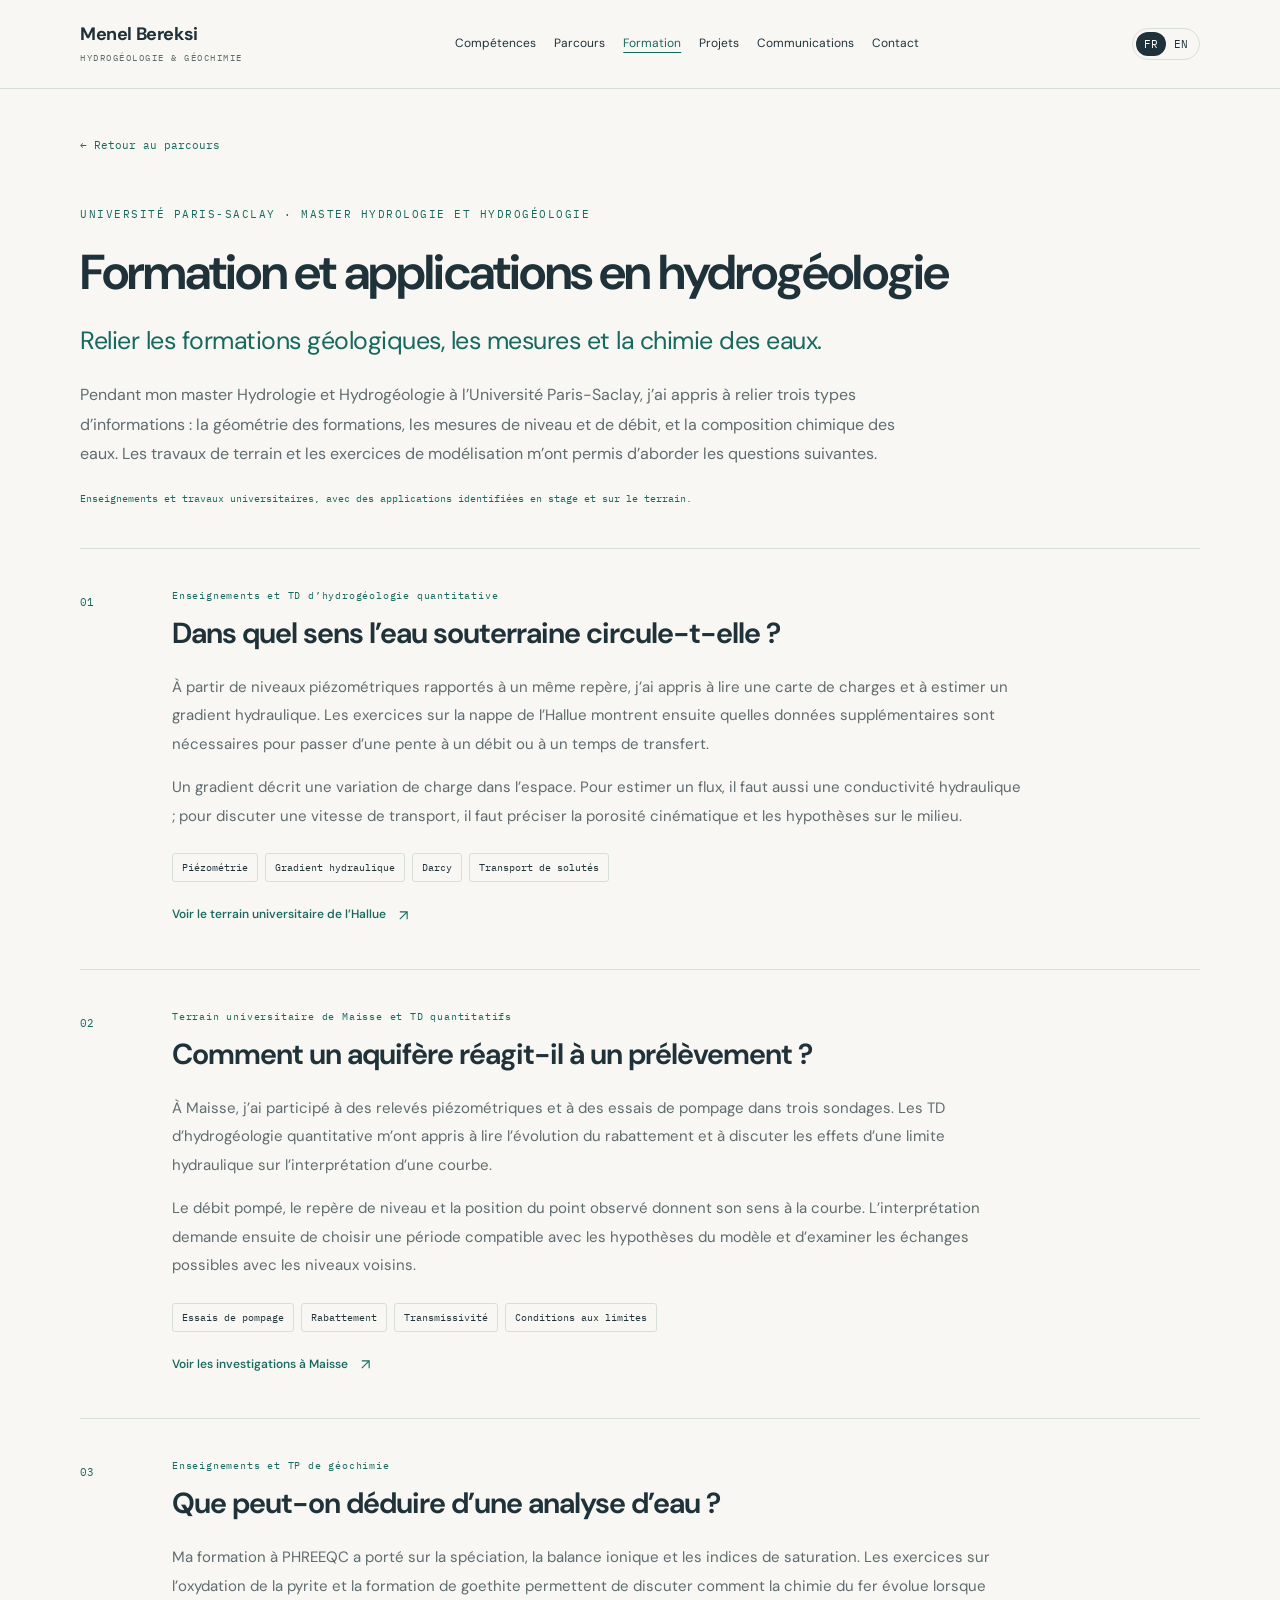
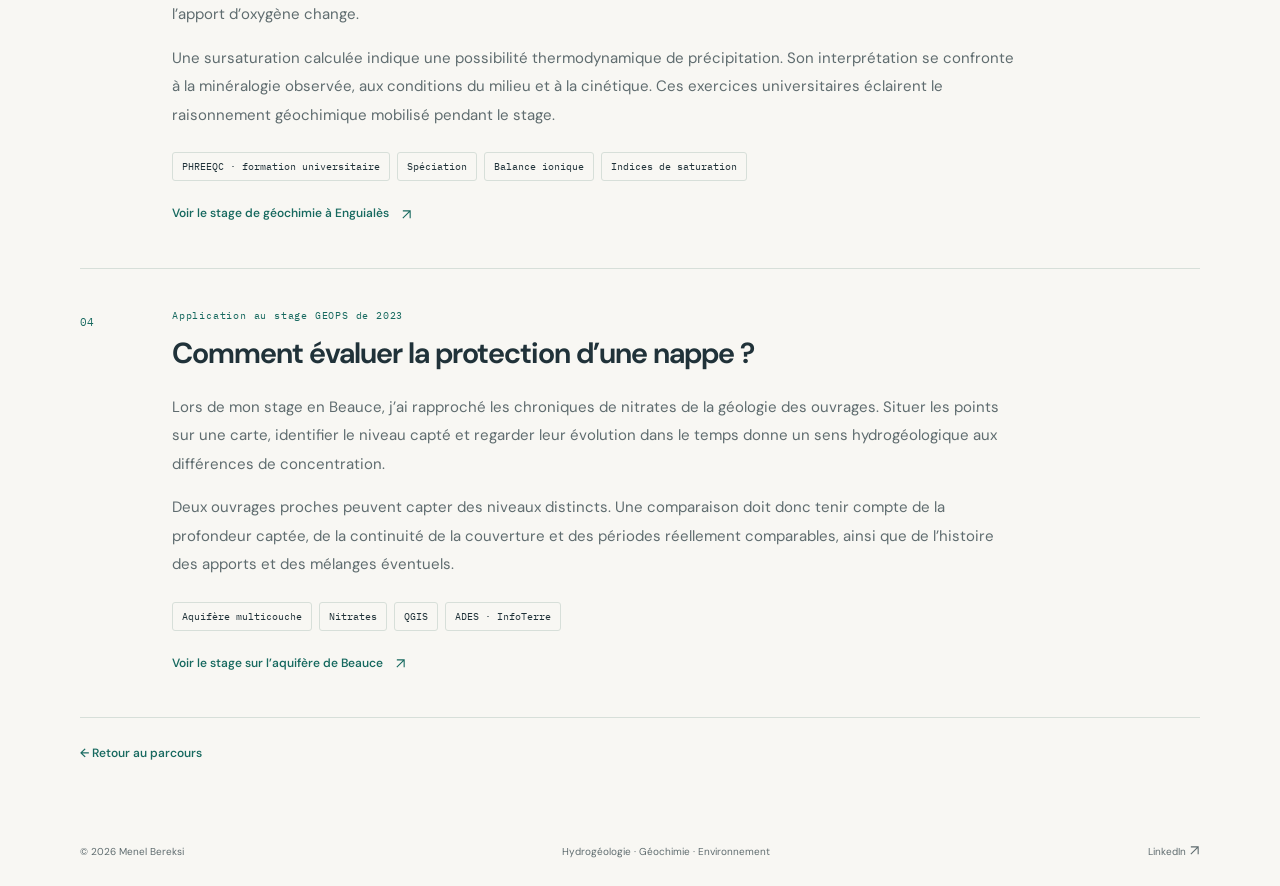
<file: formation.html>
<!doctype html>
<html lang="fr"><head><meta charset="utf-8"><meta name="viewport" content="width=device-width, initial-scale=1"><title>Formation et applications en hydrogéologie | Menel Bereksi</title><meta name="description" content="Quatre questions abordées pendant le master Hydrologie et Hydrogéologie à Paris-Saclay, à travers les enseignements, les terrains universitaires et les stages."><meta name="theme-color" content="#17695f"><meta name="robots" content="index,follow"><link rel="icon" href="assets/favicon.svg" type="image/svg+xml"><link rel="stylesheet" href="assets/style.css?v=20261111-final"><script src="assets/main.js" defer></script><link rel="stylesheet" href="assets/education.css?v=20261118"></head><body><a class="skip" href="#main">Aller au contenu</a><header><div class="wrap navline"><a class="brand" href="./index.html"><strong>Menel Bereksi</strong><span>HYDROGÉOLOGIE &amp; GÉOCHIMIE</span></a><nav aria-label="Navigation" id="navigation"><a href="./index.html#competences">Compétences</a><a href="./index.html#parcours">Parcours</a><a href="formation.html" aria-current="page">Formation</a><a href="./index.html#projets">Projets</a><a href="./index.html#communications">Communications</a><a href="./index.html#contact">Contact</a></nav><div class="header-actions"><div class="lang" aria-label="Language"><a class="active" href="#" lang="fr" aria-current="page">FR</a><a class="" href="en/formation.html" lang="en">EN</a></div><button class="menu" aria-label="Ouvrir le menu" aria-expanded="false" aria-controls="navigation">☰</button></div></div></header><main id="main" class="wrap education-page"><a class="back mono" href="./index.html#parcours">← Retour au parcours</a><section class="education-hero"><span class="eyebrow">UNIVERSITÉ PARIS-SACLAY · MASTER HYDROLOGIE ET HYDROGÉOLOGIE</span><h1>Formation et applications en hydrogéologie</h1><p class="project-sub">Relier les formations géologiques, les mesures et la chimie des eaux.</p><p>Pendant mon master Hydrologie et Hydrogéologie à l’Université Paris-Saclay, j’ai appris à relier trois types d’informations : la géométrie des formations, les mesures de niveau et de débit, et la composition chimique des eaux. Les travaux de terrain et les exercices de modélisation m’ont permis d’aborder les questions suivantes.</p><p class="education-context mono">Enseignements et travaux universitaires, avec des applications identifiées en stage et sur le terrain.</p></section><section class="course-question" id="ecoulements"><span class="course-number mono">01</span><div><span class="eyebrow">Enseignements et TD d’hydrogéologie quantitative</span><h2>Dans quel sens l’eau souterraine circule-t-elle ?</h2><p>À partir de niveaux piézométriques rapportés à un même repère, j’ai appris à lire une carte de charges et à estimer un gradient hydraulique. Les exercices sur la nappe de l’Hallue montrent ensuite quelles données supplémentaires sont nécessaires pour passer d’une pente à un débit ou à un temps de transfert.</p><p>Un gradient décrit une variation de charge dans l’espace. Pour estimer un flux, il faut aussi une conductivité hydraulique ; pour discuter une vitesse de transport, il faut préciser la porosité cinématique et les hypothèses sur le milieu.</p><div class="tags"><span>Piézométrie</span><span>Gradient hydraulique</span><span>Darcy</span><span>Transport de solutés</span></div><a class="text-link course-link" href="projects/terrains.html#hallue">Voir le terrain universitaire de l’Hallue <svg class="external-icon" aria-hidden="true" viewbox="0 0 12 12"><path d="M2 10 10 2M2 2h8v8"></path></svg></a></div></section><section class="course-question" id="pompages"><span class="course-number mono">02</span><div><span class="eyebrow">Terrain universitaire de Maisse et TD quantitatifs</span><h2>Comment un aquifère réagit-il à un prélèvement ?</h2><p>À Maisse, j’ai participé à des relevés piézométriques et à des essais de pompage dans trois sondages. Les TD d’hydrogéologie quantitative m’ont appris à lire l’évolution du rabattement et à discuter les effets d’une limite hydraulique sur l’interprétation d’une courbe.</p><p>Le débit pompé, le repère de niveau et la position du point observé donnent son sens à la courbe. L’interprétation demande ensuite de choisir une période compatible avec les hypothèses du modèle et d’examiner les échanges possibles avec les niveaux voisins.</p><div class="tags"><span>Essais de pompage</span><span>Rabattement</span><span>Transmissivité</span><span>Conditions aux limites</span></div><a class="text-link course-link" href="projects/terrains.html#maisse">Voir les investigations à Maisse <svg class="external-icon" aria-hidden="true" viewbox="0 0 12 12"><path d="M2 10 10 2M2 2h8v8"></path></svg></a></div></section><section class="course-question" id="geochimie"><span class="course-number mono">03</span><div><span class="eyebrow">Enseignements et TP de géochimie</span><h2>Que peut-on déduire d’une analyse d’eau ?</h2><p>Ma formation à PHREEQC a porté sur la spéciation, la balance ionique et les indices de saturation. Les exercices sur l’oxydation de la pyrite et la formation de goethite permettent de discuter comment la chimie du fer évolue lorsque l’apport d’oxygène change.</p><p>Une sursaturation calculée indique une possibilité thermodynamique de précipitation. Son interprétation se confronte à la minéralogie observée, aux conditions du milieu et à la cinétique. Ces exercices universitaires éclairent le raisonnement géochimique mobilisé pendant le stage.</p><div class="tags"><span>PHREEQC · formation universitaire</span><span>Spéciation</span><span>Balance ionique</span><span>Indices de saturation</span></div><a class="text-link course-link" href="projects/enguiales.html#laboratoire">Voir le stage de géochimie à Enguialès <svg class="external-icon" aria-hidden="true" viewbox="0 0 12 12"><path d="M2 10 10 2M2 2h8v8"></path></svg></a></div></section><section class="course-question" id="protection"><span class="course-number mono">04</span><div><span class="eyebrow">Application au stage GEOPS de 2023</span><h2>Comment évaluer la protection d’une nappe ?</h2><p>Lors de mon stage en Beauce, j’ai rapproché les chroniques de nitrates de la géologie des ouvrages. Situer les points sur une carte, identifier le niveau capté et regarder leur évolution dans le temps donne un sens hydrogéologique aux différences de concentration.</p><p>Deux ouvrages proches peuvent capter des niveaux distincts. Une comparaison doit donc tenir compte de la profondeur captée, de la continuité de la couverture et des périodes réellement comparables, ainsi que de l’histoire des apports et des mélanges éventuels.</p><div class="tags"><span>Aquifère multicouche</span><span>Nitrates</span><span>QGIS</span><span>ADES · InfoTerre</span></div><a class="text-link course-link" href="projects/beauce.html">Voir le stage sur l’aquifère de Beauce <svg class="external-icon" aria-hidden="true" viewbox="0 0 12 12"><path d="M2 10 10 2M2 2h8v8"></path></svg></a></div></section><div class="project-bottom"><a class="text-link" href="./index.html#parcours">← Retour au parcours</a></div></main><footer class="wrap"><span>© 2026 Menel Bereksi</span><span>Hydrogéologie · Géochimie · Environnement</span><a href="https://www.linkedin.com/in/menel-bereksi-624013214/" target="_blank" rel="noopener noreferrer">LinkedIn <svg class="external-icon" aria-hidden="true" viewbox="0 0 12 12"><path d="M2 10 10 2M2 2h8v8"></path></svg></a></footer></body></html>
</file>
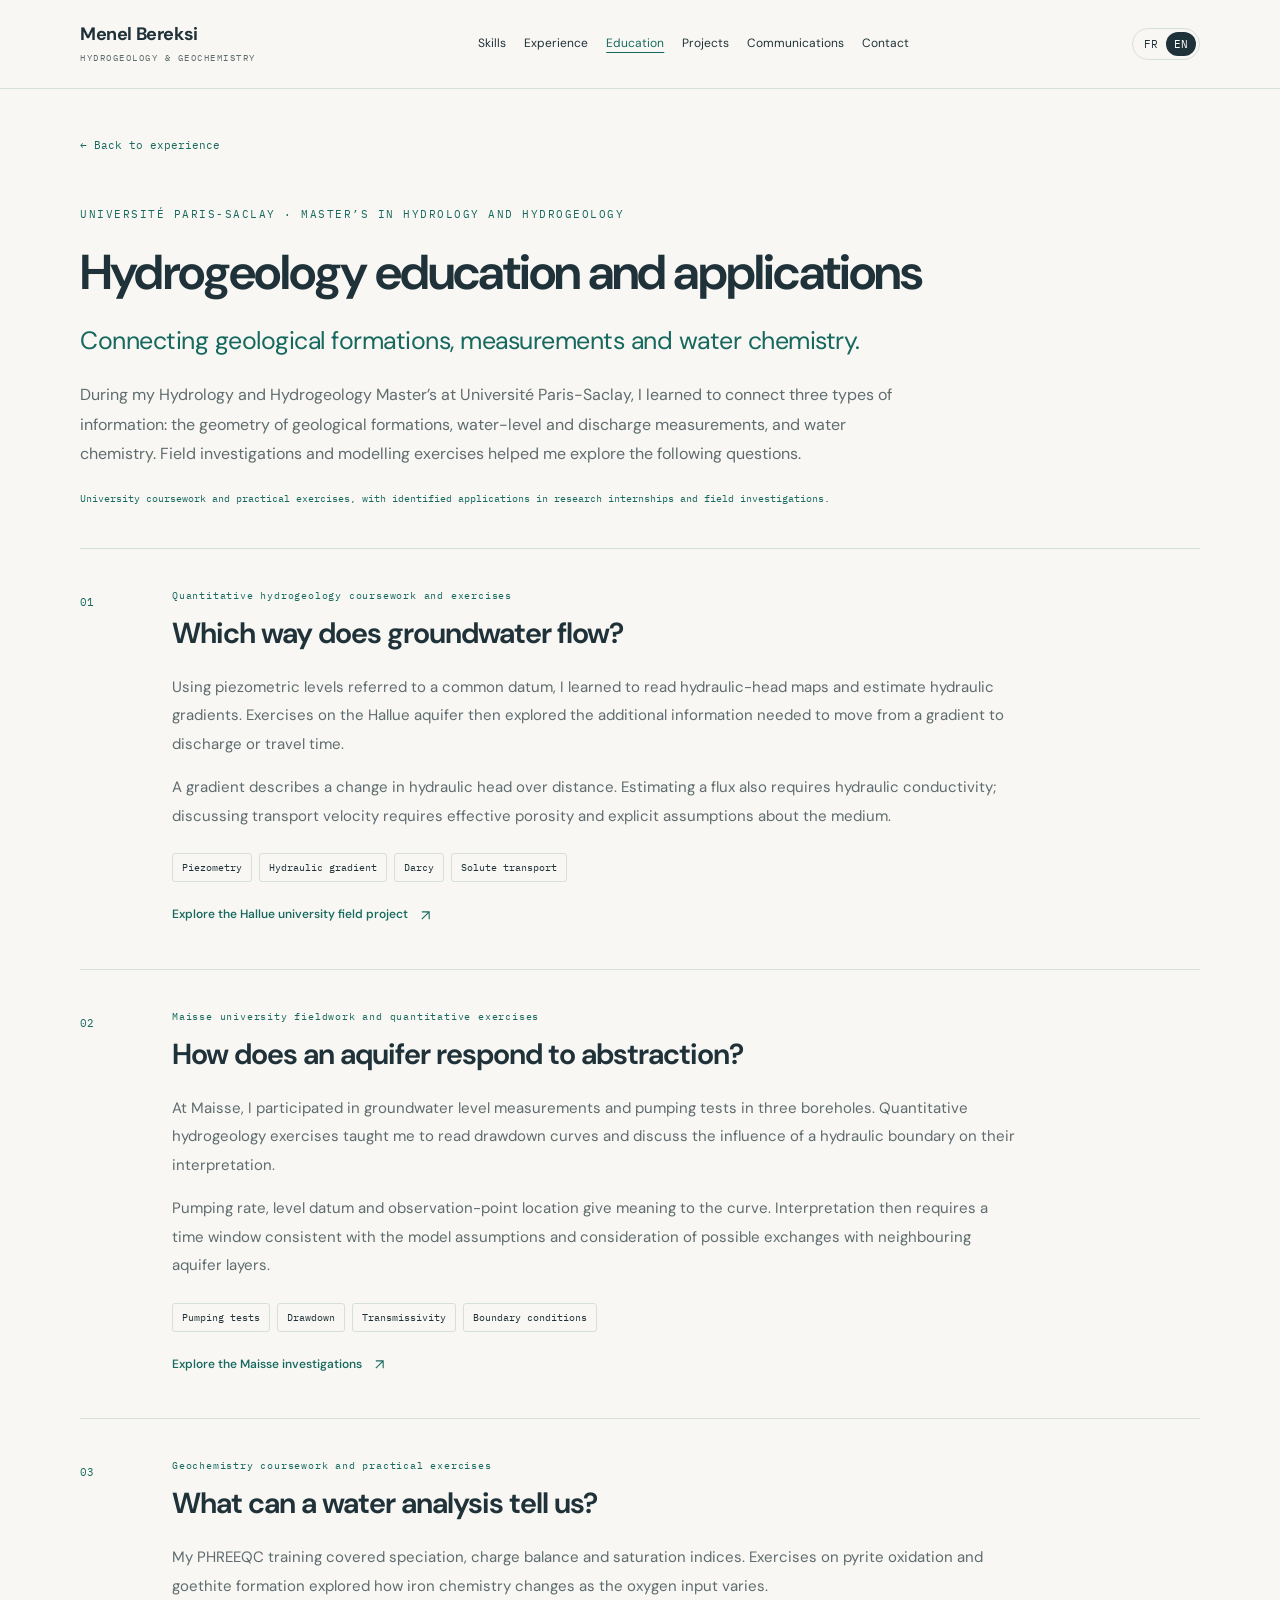
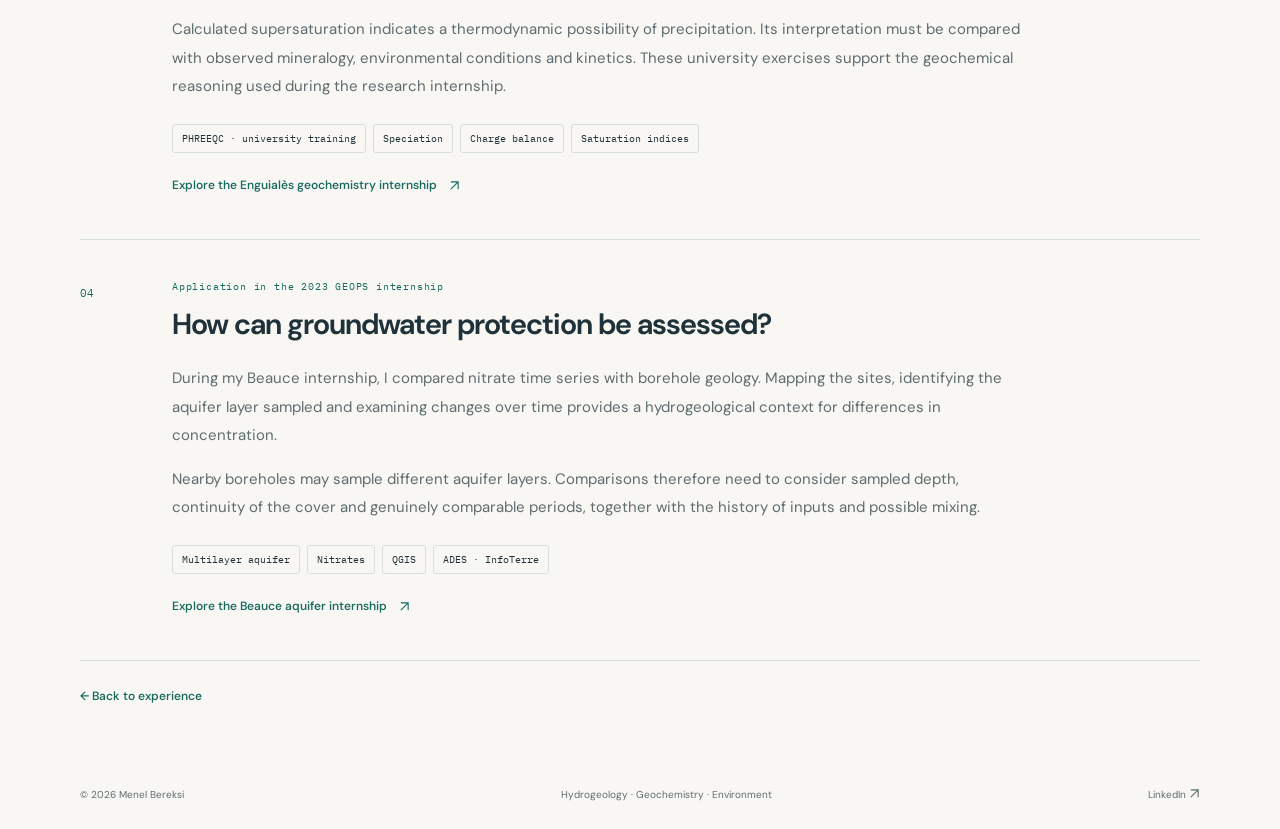
<file: en/formation.html>
<!doctype html>
<html lang="en"><head><meta charset="utf-8"><meta name="viewport" content="width=device-width, initial-scale=1"><title>Hydrogeology education and applications | Menel Bereksi</title><meta name="description" content="Four questions explored during the Hydrology and Hydrogeology Master’s at Paris-Saclay, through coursework, university field investigations and research internships."><meta name="theme-color" content="#17695f"><meta name="robots" content="index,follow"><link rel="icon" href="../assets/favicon.svg" type="image/svg+xml"><link rel="stylesheet" href="../assets/style.css?v=20261111-final"><script src="../assets/main.js" defer></script><link rel="stylesheet" href="../assets/education.css?v=20261118"></head><body><a class="skip" href="#main">Skip to content</a><header><div class="wrap navline"><a class="brand" href="./index.html"><strong>Menel Bereksi</strong><span>HYDROGEOLOGY &amp; GEOCHEMISTRY</span></a><nav aria-label="Navigation" id="navigation"><a href="./index.html#skills">Skills</a><a href="./index.html#experience">Experience</a><a href="formation.html" aria-current="page">Education</a><a href="./index.html#projects">Projects</a><a href="./index.html#communications">Communications</a><a href="./index.html#contact">Contact</a></nav><div class="header-actions"><div class="lang" aria-label="Language"><a class="" href="../formation.html" lang="fr">FR</a><a class="active" href="#" lang="en" aria-current="page">EN</a></div><button class="menu" aria-label="Open menu" aria-expanded="false" aria-controls="navigation">☰</button></div></div></header><main id="main" class="wrap education-page"><a class="back mono" href="./index.html#experience">← Back to experience</a><section class="education-hero"><span class="eyebrow">UNIVERSITÉ PARIS-SACLAY · MASTER’S IN HYDROLOGY AND HYDROGEOLOGY</span><h1>Hydrogeology education and applications</h1><p class="project-sub">Connecting geological formations, measurements and water chemistry.</p><p>During my Hydrology and Hydrogeology Master’s at Université Paris-Saclay, I learned to connect three types of information: the geometry of geological formations, water-level and discharge measurements, and water chemistry. Field investigations and modelling exercises helped me explore the following questions.</p><p class="education-context mono">University coursework and practical exercises, with identified applications in research internships and field investigations.</p></section><section class="course-question" id="ecoulements"><span class="course-number mono">01</span><div><span class="eyebrow">Quantitative hydrogeology coursework and exercises</span><h2>Which way does groundwater flow?</h2><p>Using piezometric levels referred to a common datum, I learned to read hydraulic-head maps and estimate hydraulic gradients. Exercises on the Hallue aquifer then explored the additional information needed to move from a gradient to discharge or travel time.</p><p>A gradient describes a change in hydraulic head over distance. Estimating a flux also requires hydraulic conductivity; discussing transport velocity requires effective porosity and explicit assumptions about the medium.</p><div class="tags"><span>Piezometry</span><span>Hydraulic gradient</span><span>Darcy</span><span>Solute transport</span></div><a class="text-link course-link" href="projects/terrains.html#hallue">Explore the Hallue university field project <svg class="external-icon" aria-hidden="true" viewbox="0 0 12 12"><path d="M2 10 10 2M2 2h8v8"></path></svg></a></div></section><section class="course-question" id="pompages"><span class="course-number mono">02</span><div><span class="eyebrow">Maisse university fieldwork and quantitative exercises</span><h2>How does an aquifer respond to abstraction?</h2><p>At Maisse, I participated in groundwater level measurements and pumping tests in three boreholes. Quantitative hydrogeology exercises taught me to read drawdown curves and discuss the influence of a hydraulic boundary on their interpretation.</p><p>Pumping rate, level datum and observation-point location give meaning to the curve. Interpretation then requires a time window consistent with the model assumptions and consideration of possible exchanges with neighbouring aquifer layers.</p><div class="tags"><span>Pumping tests</span><span>Drawdown</span><span>Transmissivity</span><span>Boundary conditions</span></div><a class="text-link course-link" href="projects/terrains.html#maisse">Explore the Maisse investigations <svg class="external-icon" aria-hidden="true" viewbox="0 0 12 12"><path d="M2 10 10 2M2 2h8v8"></path></svg></a></div></section><section class="course-question" id="geochimie"><span class="course-number mono">03</span><div><span class="eyebrow">Geochemistry coursework and practical exercises</span><h2>What can a water analysis tell us?</h2><p>My PHREEQC training covered speciation, charge balance and saturation indices. Exercises on pyrite oxidation and goethite formation explored how iron chemistry changes as the oxygen input varies.</p><p>Calculated supersaturation indicates a thermodynamic possibility of precipitation. Its interpretation must be compared with observed mineralogy, environmental conditions and kinetics. These university exercises support the geochemical reasoning used during the research internship.</p><div class="tags"><span>PHREEQC · university training</span><span>Speciation</span><span>Charge balance</span><span>Saturation indices</span></div><a class="text-link course-link" href="projects/enguiales.html#laboratoire">Explore the Enguialès geochemistry internship <svg class="external-icon" aria-hidden="true" viewbox="0 0 12 12"><path d="M2 10 10 2M2 2h8v8"></path></svg></a></div></section><section class="course-question" id="protection"><span class="course-number mono">04</span><div><span class="eyebrow">Application in the 2023 GEOPS internship</span><h2>How can groundwater protection be assessed?</h2><p>During my Beauce internship, I compared nitrate time series with borehole geology. Mapping the sites, identifying the aquifer layer sampled and examining changes over time provides a hydrogeological context for differences in concentration.</p><p>Nearby boreholes may sample different aquifer layers. Comparisons therefore need to consider sampled depth, continuity of the cover and genuinely comparable periods, together with the history of inputs and possible mixing.</p><div class="tags"><span>Multilayer aquifer</span><span>Nitrates</span><span>QGIS</span><span>ADES · InfoTerre</span></div><a class="text-link course-link" href="projects/beauce.html">Explore the Beauce aquifer internship <svg class="external-icon" aria-hidden="true" viewbox="0 0 12 12"><path d="M2 10 10 2M2 2h8v8"></path></svg></a></div></section><div class="project-bottom"><a class="text-link" href="./index.html#experience">← Back to experience</a></div></main><footer class="wrap"><span>© 2026 Menel Bereksi</span><span>Hydrogeology · Geochemistry · Environment</span><a href="https://www.linkedin.com/in/menel-bereksi-624013214/" target="_blank" rel="noopener noreferrer">LinkedIn <svg class="external-icon" aria-hidden="true" viewbox="0 0 12 12"><path d="M2 10 10 2M2 2h8v8"></path></svg></a></footer></body></html>
</file>
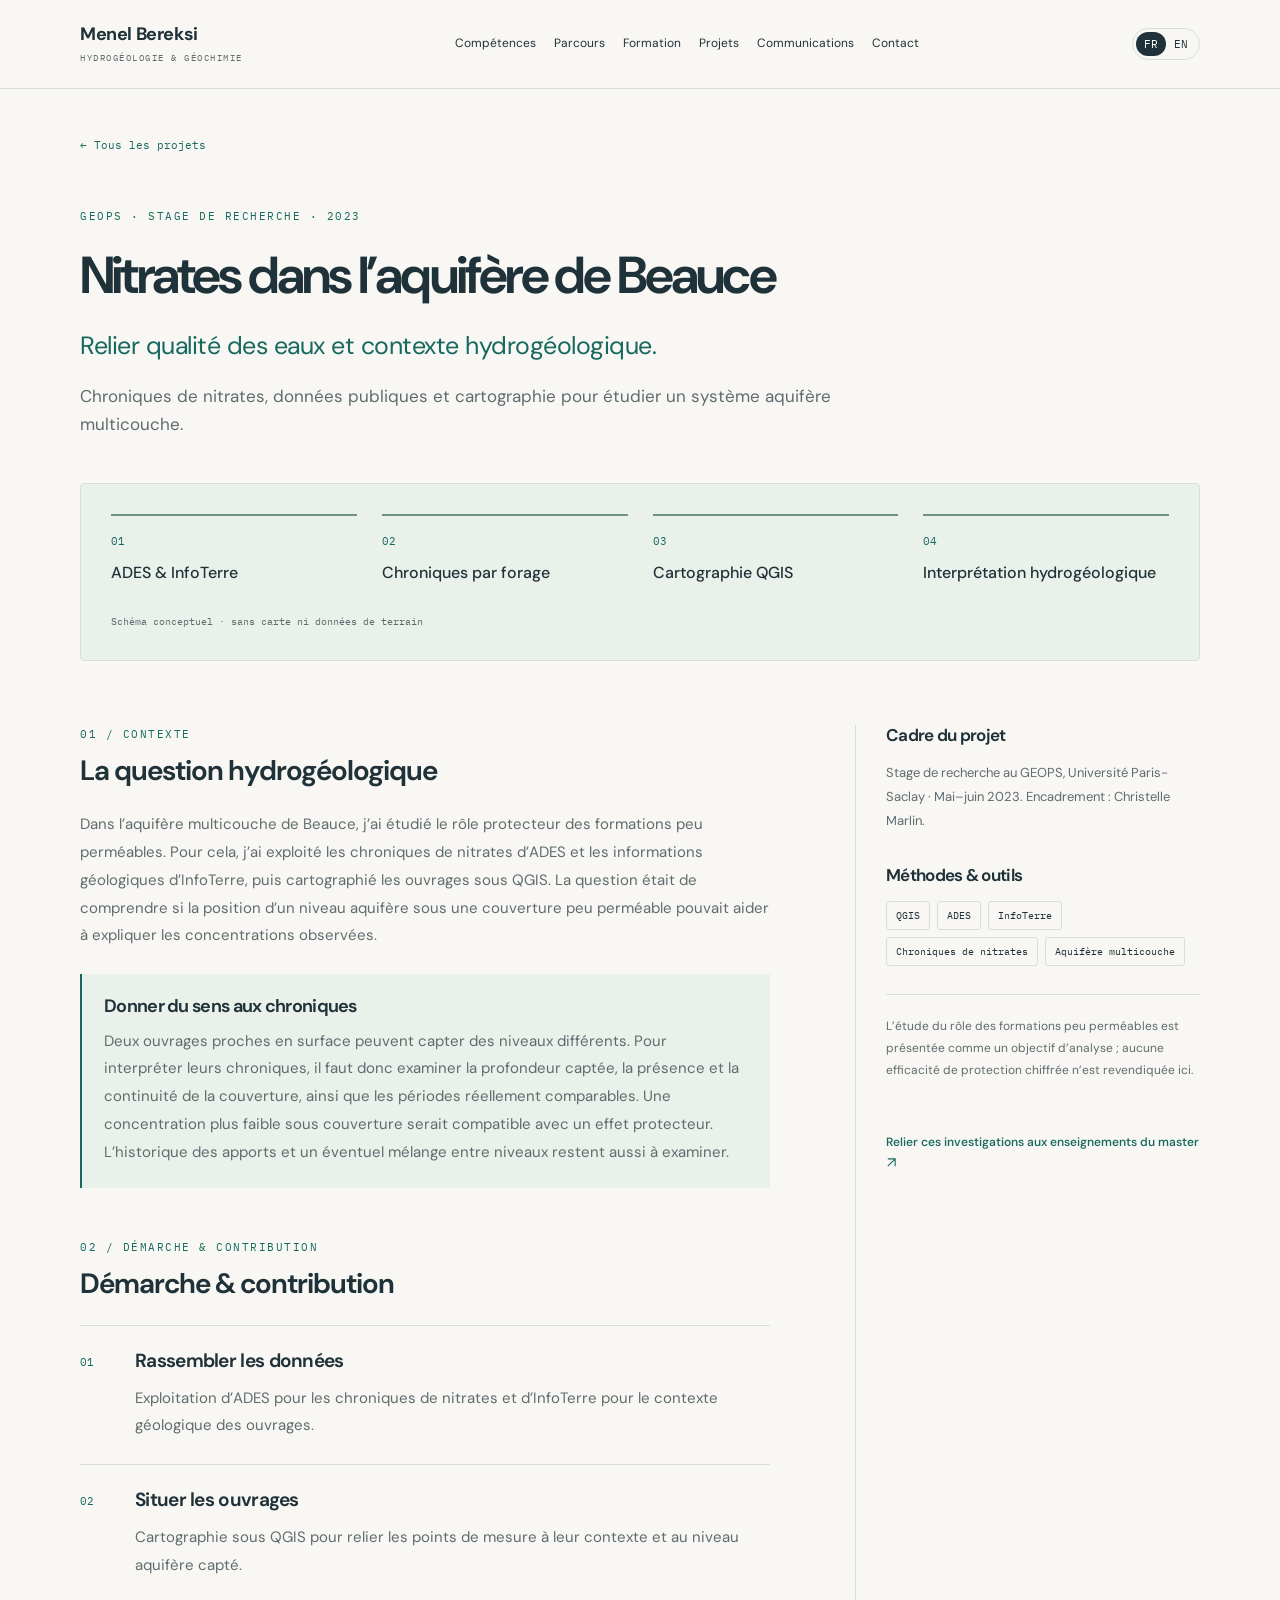
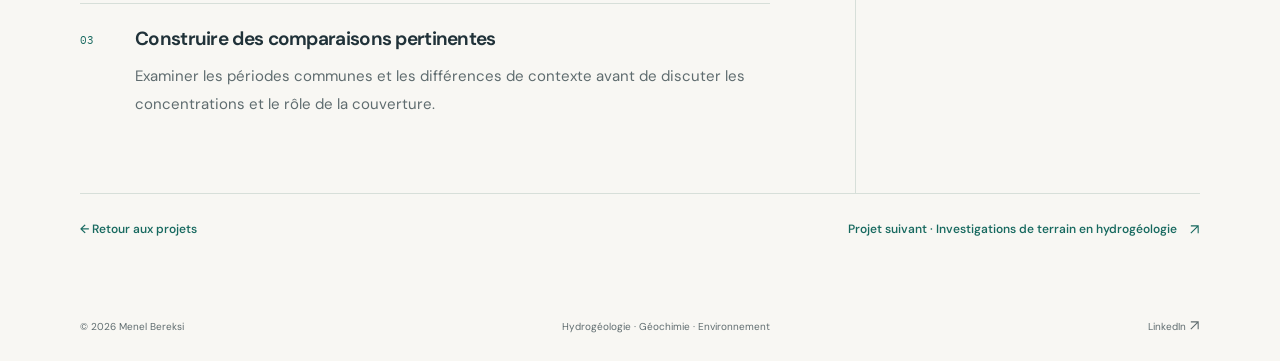
<file: projects/beauce.html>
<!doctype html>
<html lang="fr"><head><meta charset="utf-8"><meta name="viewport" content="width=device-width, initial-scale=1"><title>Nitrates dans l’aquifère de Beauce | Menel Bereksi</title><meta name="description" content="Diplômée du Master Hydrologie et Hydrogéologie de Paris-Saclay, je combine investigations de terrain, hydrogéochimie et analyse de données sous Python et QGIS. Mes expériences portent sur la caractérisation des aquifères, la qualité des eaux et les transferts de contaminants, avec un objectif : contribuer à l’évaluation et à la protection des ressources en eau souterraine."><meta name="theme-color" content="#17695f"><meta name="robots" content="index,follow"><link rel="icon" href="../assets/favicon.svg" type="image/svg+xml"><link rel="stylesheet" href="../assets/style.css?v=20261111-final"><script src="../assets/main.js" defer></script><link rel="stylesheet" href="../assets/education.css?v=20261118"></head><body><a class="skip" href="#main">Aller au contenu</a><header><div class="wrap navline"><a class="brand" href="../index.html"><strong>Menel Bereksi</strong><span>HYDROGÉOLOGIE &amp; GÉOCHIMIE</span></a><nav aria-label="Navigation" id="navigation"><a href="../index.html#competences">Compétences</a><a href="../index.html#parcours">Parcours</a><a href="../formation.html">Formation</a><a href="../index.html#projets">Projets</a><a href="../index.html#communications">Communications</a><a href="../index.html#contact">Contact</a></nav><div class="header-actions"><div class="lang" aria-label="Language"><a class="active" href="#" lang="fr" aria-current="page">FR</a><a class="" href="../en/projects/beauce.html" lang="en">EN</a></div><button class="menu" aria-label="Ouvrir le menu" aria-expanded="false" aria-controls="navigation">☰</button></div></div></header><main id="main" class="project-page wrap"><a class="back mono" href="../index.html#projets">← Tous les projets</a><section class="project-hero"><span class="eyebrow">GEOPS · STAGE DE RECHERCHE · 2023</span><h1>Nitrates dans l’aquifère de Beauce</h1><p class="project-sub">Relier qualité des eaux et contexte hydrogéologique.</p><p>Chroniques de nitrates, données publiques et cartographie pour étudier un système aquifère multicouche.</p></section><figure class="workflow"><div class="workflow-grid"><div><span class="mono">01</span><strong>ADES &amp; InfoTerre</strong></div><div><span class="mono">02</span><strong>Chroniques par forage</strong></div><div><span class="mono">03</span><strong>Cartographie QGIS</strong></div><div><span class="mono">04</span><strong>Interprétation hydrogéologique</strong></div></div><figcaption class="mono">Schéma conceptuel · sans carte ni données de terrain</figcaption></figure><div class="detail-grid"><div><section><span class="eyebrow">01 / CONTEXTE</span><h2>La question hydrogéologique</h2><p>Dans l’aquifère multicouche de Beauce, j’ai étudié le rôle protecteur des formations peu perméables. Pour cela, j’ai exploité les chroniques de nitrates d’ADES et les informations géologiques d’InfoTerre, puis cartographié les ouvrages sous QGIS. La question était de comprendre si la position d’un niveau aquifère sous une couverture peu perméable pouvait aider à expliquer les concentrations observées.</p><div class="field-contribution"><h3>Donner du sens aux chroniques</h3><p>Deux ouvrages proches en surface peuvent capter des niveaux différents. Pour interpréter leurs chroniques, il faut donc examiner la profondeur captée, la présence et la continuité de la couverture, ainsi que les périodes réellement comparables. Une concentration plus faible sous couverture serait compatible avec un effet protecteur. L’historique des apports et un éventuel mélange entre niveaux restent aussi à examiner.</p></div></section><section><span class="eyebrow">02 / DÉMARCHE &amp; CONTRIBUTION</span><h2>Démarche &amp; contribution</h2><article class="method-step"><span class="mono">01</span><div><h3>Rassembler les données</h3><p>Exploitation d’ADES pour les chroniques de nitrates et d’InfoTerre pour le contexte géologique des ouvrages.</p></div></article><article class="method-step"><span class="mono">02</span><div><h3>Situer les ouvrages</h3><p>Cartographie sous QGIS pour relier les points de mesure à leur contexte et au niveau aquifère capté.</p></div></article><article class="method-step"><span class="mono">03</span><div><h3>Construire des comparaisons pertinentes</h3><p>Examiner les périodes communes et les différences de contexte avant de discuter les concentrations et le rôle de la couverture.</p></div></article></section></div><aside><h3>Cadre du projet</h3><p>Stage de recherche au GEOPS, Université Paris-Saclay · Mai–juin 2023. Encadrement : Christelle Marlin.</p><h3>Méthodes &amp; outils</h3><div class="tags"><span>QGIS</span><span>ADES</span><span>InfoTerre</span><span>Chroniques de nitrates</span><span>Aquifère multicouche</span></div><p class="scope-note">L’étude du rôle des formations peu perméables est présentée comme un objectif d’analyse ; aucune efficacité de protection chiffrée n’est revendiquée ici.</p><a class="text-link education-crosslink" href="../formation.html">Relier ces investigations aux enseignements du master <svg class="external-icon" aria-hidden="true" viewbox="0 0 12 12"><path d="M2 10 10 2M2 2h8v8"></path></svg></a></aside></div><div class="project-bottom"><a class="text-link" href="../index.html#projets">← Retour aux projets</a><a class="text-link" href="terrains.html">Projet suivant · Investigations de terrain en hydrogéologie <svg class="external-icon" aria-hidden="true" viewbox="0 0 12 12"><path d="M2 10 10 2M2 2h8v8"></path></svg></a></div></main><footer class="wrap"><span>© 2026 Menel Bereksi</span><span>Hydrogéologie · Géochimie · Environnement</span><a href="https://www.linkedin.com/in/menel-bereksi-624013214/" target="_blank" rel="noopener noreferrer">LinkedIn <svg class="external-icon" aria-hidden="true" viewbox="0 0 12 12"><path d="M2 10 10 2M2 2h8v8"></path></svg></a></footer></body></html>
</file>
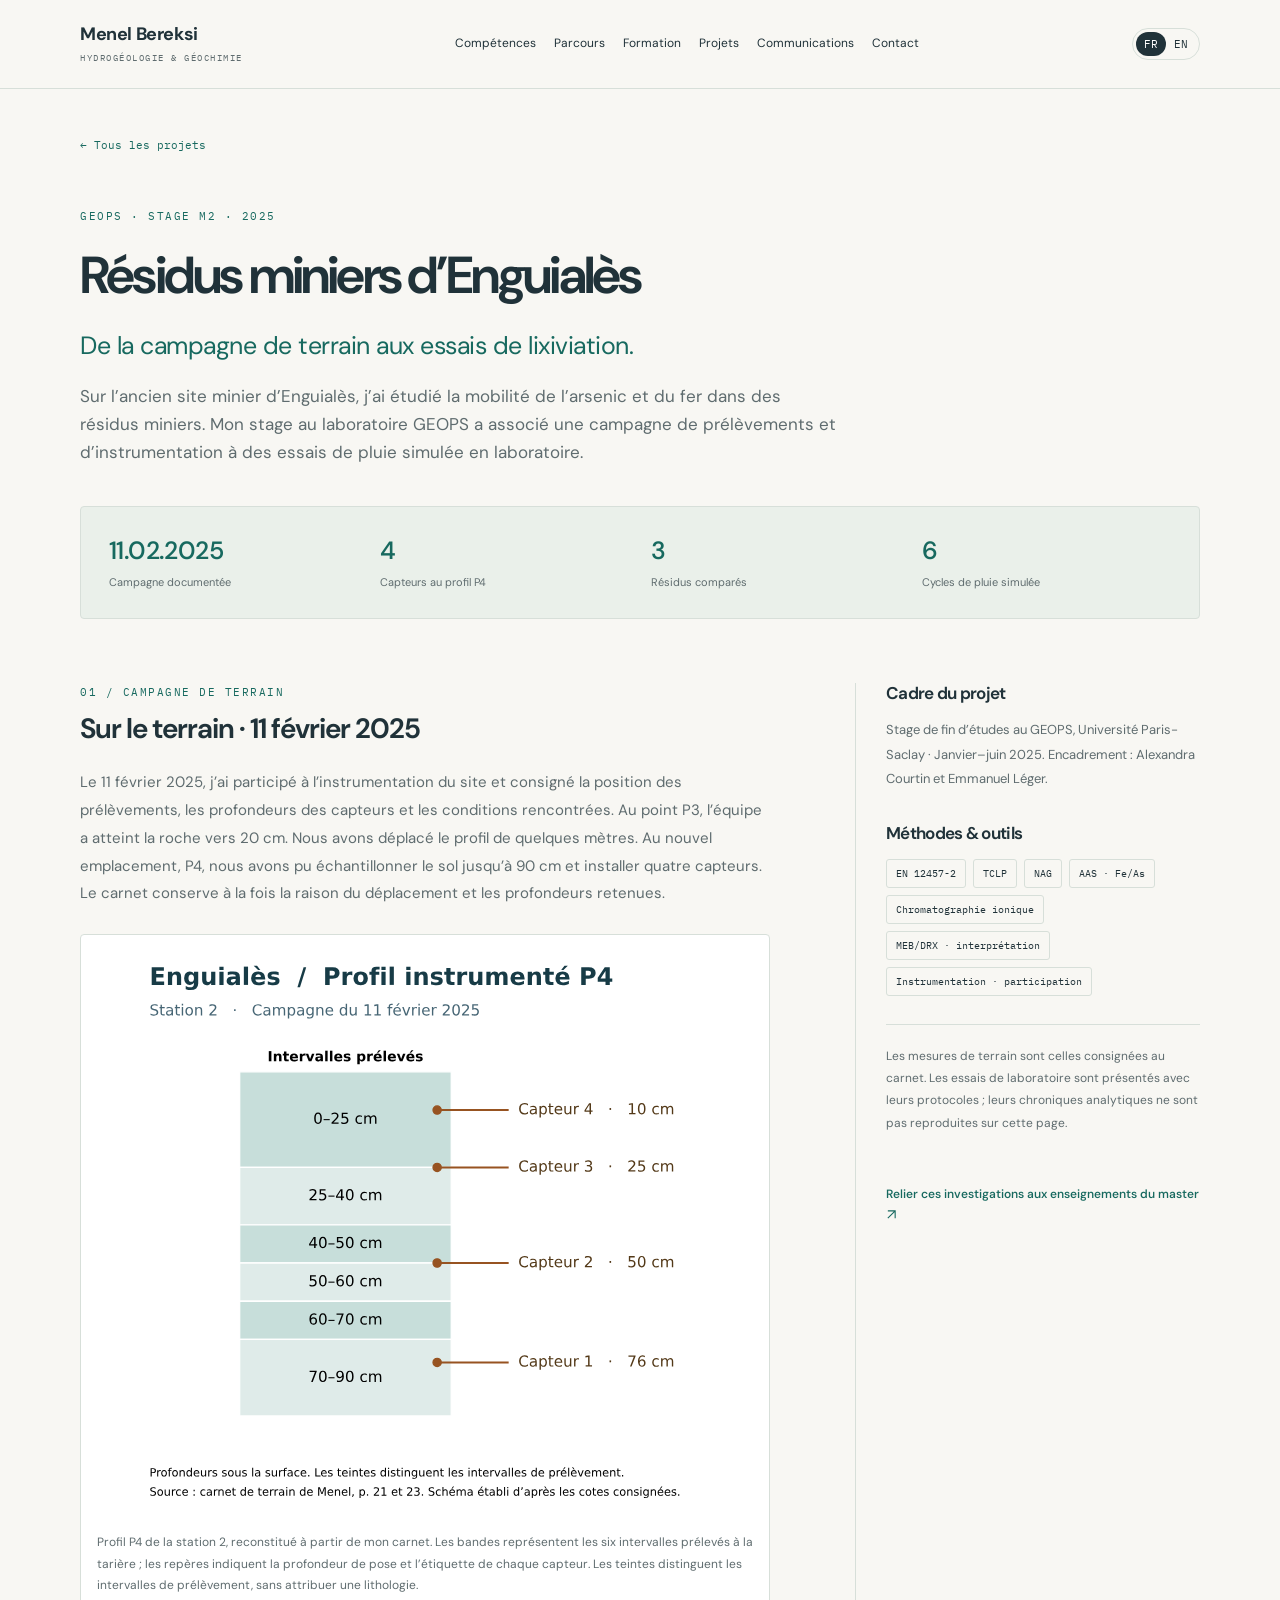
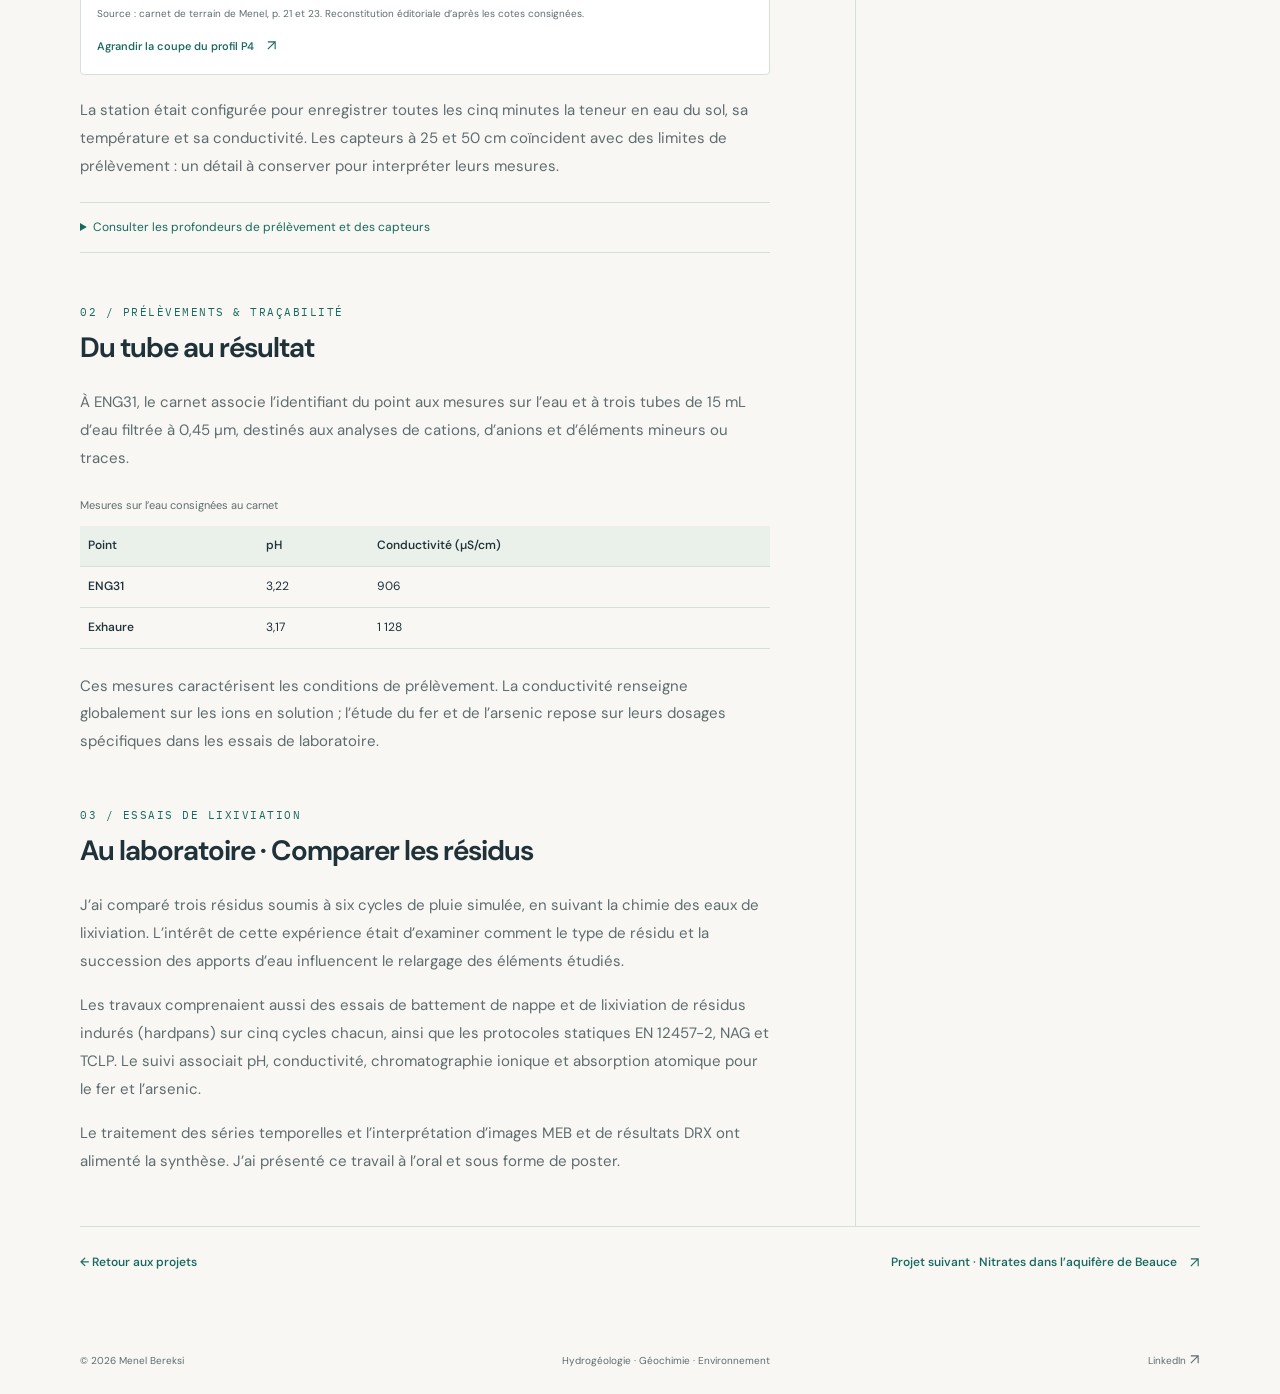
<file: projects/enguiales.html>
<!doctype html>
<html lang="fr"><head><meta charset="utf-8"><meta name="viewport" content="width=device-width, initial-scale=1"><title>Résidus miniers d’Enguialès | Menel Bereksi</title><meta name="description" content="Diplômée du Master Hydrologie et Hydrogéologie de Paris-Saclay, je combine investigations de terrain, hydrogéochimie et analyse de données sous Python et QGIS. Mes expériences portent sur la caractérisation des aquifères, la qualité des eaux et les transferts de contaminants, avec un objectif : contribuer à l’évaluation et à la protection des ressources en eau souterraine."><meta name="theme-color" content="#17695f"><meta name="robots" content="index,follow"><link rel="icon" href="../assets/favicon.svg" type="image/svg+xml"><link rel="stylesheet" href="../assets/style.css?v=20261111-final"><script src="../assets/main.js" defer></script><link rel="stylesheet" href="../assets/education.css?v=20261118"></head><body><a class="skip" href="#main">Aller au contenu</a><header><div class="wrap navline"><a class="brand" href="../index.html"><strong>Menel Bereksi</strong><span>HYDROGÉOLOGIE &amp; GÉOCHIMIE</span></a><nav aria-label="Navigation" id="navigation"><a href="../index.html#competences">Compétences</a><a href="../index.html#parcours">Parcours</a><a href="../formation.html">Formation</a><a href="../index.html#projets">Projets</a><a href="../index.html#communications">Communications</a><a href="../index.html#contact">Contact</a></nav><div class="header-actions"><div class="lang" aria-label="Language"><a class="active" href="#" lang="fr" aria-current="page">FR</a><a class="" href="../en/projects/enguiales.html" lang="en">EN</a></div><button class="menu" aria-label="Ouvrir le menu" aria-expanded="false" aria-controls="navigation">☰</button></div></div></header><main id="main" class="project-page wrap"><a class="back mono" href="../index.html#projets">← Tous les projets</a><section class="project-hero"><span class="eyebrow">GEOPS · STAGE M2 · 2025</span><h1>Résidus miniers d’Enguialès</h1><p class="project-sub">De la campagne de terrain aux essais de lixiviation.</p><p>Sur l’ancien site minier d’Enguialès, j’ai étudié la mobilité de l’arsenic et du fer dans des résidus miniers. Mon stage au laboratoire GEOPS a associé une campagne de prélèvements et d’instrumentation à des essais de pluie simulée en laboratoire.</p></section><div class="project-facts"><div><strong>11.02.2025</strong><span>Campagne documentée</span></div><div><strong>4</strong><span>Capteurs au profil P4</span></div><div><strong>3</strong><span>Résidus comparés</span></div><div><strong>6</strong><span>Cycles de pluie simulée</span></div></div><div class="detail-grid"><div><section id="terrain"><span class="eyebrow">01 / CAMPAGNE DE TERRAIN</span><h2>Sur le terrain · 11 février 2025</h2><p>Le 11 février 2025, j’ai participé à l’instrumentation du site et consigné la position des prélèvements, les profondeurs des capteurs et les conditions rencontrées. Au point P3, l’équipe a atteint la roche vers 20 cm. Nous avons déplacé le profil de quelques mètres. Au nouvel emplacement, P4, nous avons pu échantillonner le sol jusqu’à 90 cm et installer quatre capteurs. Le carnet conserve à la fois la raison du déplacement et les profondeurs retenues.</p><figure class="profile-figure"><a href="../assets/enguiales-profil-p4.svg" target="_blank" rel="noopener noreferrer" aria-label="Agrandir la coupe du profil P4"><img src="../assets/enguiales-profil-p4.svg" alt="Profil P4 de la station 2 : six intervalles de prélèvement entre 0 et 90 cm, capteurs 4, 3, 2 et 1 à 10, 25, 50 et 76 cm." width="1224" height="1054" loading="lazy"></a><figcaption>Profil P4 de la station 2, reconstitué à partir de mon carnet. Les bandes représentent les six intervalles prélevés à la tarière ; les repères indiquent la profondeur de pose et l’étiquette de chaque capteur. Les teintes distinguent les intervalles de prélèvement, sans attribuer une lithologie.<span class="figure-source">Source : carnet de terrain de Menel, p. 21 et 23. Reconstitution éditoriale d’après les cotes consignées.</span></figcaption><a class="text-link figure-open" href="../assets/enguiales-profil-p4.svg" target="_blank" rel="noopener noreferrer">Agrandir la coupe du profil P4 <svg class="external-icon" aria-hidden="true" viewbox="0 0 12 12"><path d="M2 10 10 2M2 2h8v8"></path></svg></a></figure><p>La station était configurée pour enregistrer toutes les cinq minutes la teneur en eau du sol, sa température et sa conductivité. Les capteurs à 25 et 50 cm coïncident avec des limites de prélèvement : un détail à conserver pour interpréter leurs mesures.</p><details class="depth-details"><summary>Consulter les profondeurs de prélèvement et des capteurs</summary><div class="depth-tables"><table><caption>Intervalle prélevé</caption><tbody><tr><td>0–25 cm</td></tr><tr><td>25–40 cm</td></tr><tr><td>40–50 cm</td></tr><tr><td>50–60 cm</td></tr><tr><td>60–70 cm</td></tr><tr><td>70–90 cm</td></tr></tbody></table><table><caption>Profondeur sous la surface</caption><thead><tr><th scope="col">Capteur</th><th scope="col">cm</th></tr></thead><tbody><tr><td>Capteur 4</td><td>10 cm</td></tr><tr><td>Capteur 3</td><td>25 cm</td></tr><tr><td>Capteur 2</td><td>50 cm</td></tr><tr><td>Capteur 1</td><td>76 cm</td></tr></tbody></table></div></details></section><section id="prelevements"><span class="eyebrow">02 / PRÉLÈVEMENTS &amp; TRAÇABILITÉ</span><h2>Du tube au résultat</h2><p>À ENG31, le carnet associe l’identifiant du point aux mesures sur l’eau et à trois tubes de 15 mL d’eau filtrée à 0,45 µm, destinés aux analyses de cations, d’anions et d’éléments mineurs ou traces.</p><table class="measurements"><caption>Mesures sur l’eau consignées au carnet</caption><thead><tr><th scope="col">Point</th><th scope="col">pH</th><th scope="col">Conductivité (µS/cm)</th></tr></thead><tbody><tr><th scope="row">ENG31</th><td>3,22</td><td>906</td></tr><tr><th scope="row">Exhaure</th><td>3,17</td><td>1 128</td></tr></tbody></table><p>Ces mesures caractérisent les conditions de prélèvement. La conductivité renseigne globalement sur les ions en solution ; l’étude du fer et de l’arsenic repose sur leurs dosages spécifiques dans les essais de laboratoire.</p></section><section id="laboratoire"><span class="eyebrow">03 / ESSAIS DE LIXIVIATION</span><h2>Au laboratoire · Comparer les résidus</h2><p>J’ai comparé trois résidus soumis à six cycles de pluie simulée, en suivant la chimie des eaux de lixiviation. L’intérêt de cette expérience était d’examiner comment le type de résidu et la succession des apports d’eau influencent le relargage des éléments étudiés.</p><p>Les travaux comprenaient aussi des essais de battement de nappe et de lixiviation de résidus indurés (hardpans) sur cinq cycles chacun, ainsi que les protocoles statiques EN 12457-2, NAG et TCLP. Le suivi associait pH, conductivité, chromatographie ionique et absorption atomique pour le fer et l’arsenic.</p><p>Le traitement des séries temporelles et l’interprétation d’images MEB et de résultats DRX ont alimenté la synthèse. J’ai présenté ce travail à l’oral et sous forme de poster.</p></section></div><aside><h3>Cadre du projet</h3><p>Stage de fin d’études au GEOPS, Université Paris-Saclay · Janvier–juin 2025. Encadrement : Alexandra Courtin et Emmanuel Léger.</p><h3>Méthodes &amp; outils</h3><div class="tags"><span>EN 12457-2</span><span>TCLP</span><span>NAG</span><span>AAS · Fe/As</span><span>Chromatographie ionique</span><span>MEB/DRX · interprétation</span><span>Instrumentation · participation</span></div><p class="scope-note">Les mesures de terrain sont celles consignées au carnet. Les essais de laboratoire sont présentés avec leurs protocoles ; leurs chroniques analytiques ne sont pas reproduites sur cette page.</p><a class="text-link education-crosslink" href="../formation.html">Relier ces investigations aux enseignements du master <svg class="external-icon" aria-hidden="true" viewbox="0 0 12 12"><path d="M2 10 10 2M2 2h8v8"></path></svg></a></aside></div><div class="project-bottom"><a class="text-link" href="../index.html#projets">← Retour aux projets</a><a class="text-link" href="beauce.html">Projet suivant · Nitrates dans l’aquifère de Beauce <svg class="external-icon" aria-hidden="true" viewbox="0 0 12 12"><path d="M2 10 10 2M2 2h8v8"></path></svg></a></div></main><footer class="wrap"><span>© 2026 Menel Bereksi</span><span>Hydrogéologie · Géochimie · Environnement</span><a href="https://www.linkedin.com/in/menel-bereksi-624013214/" target="_blank" rel="noopener noreferrer">LinkedIn <svg class="external-icon" aria-hidden="true" viewbox="0 0 12 12"><path d="M2 10 10 2M2 2h8v8"></path></svg></a></footer></body></html>
</file>
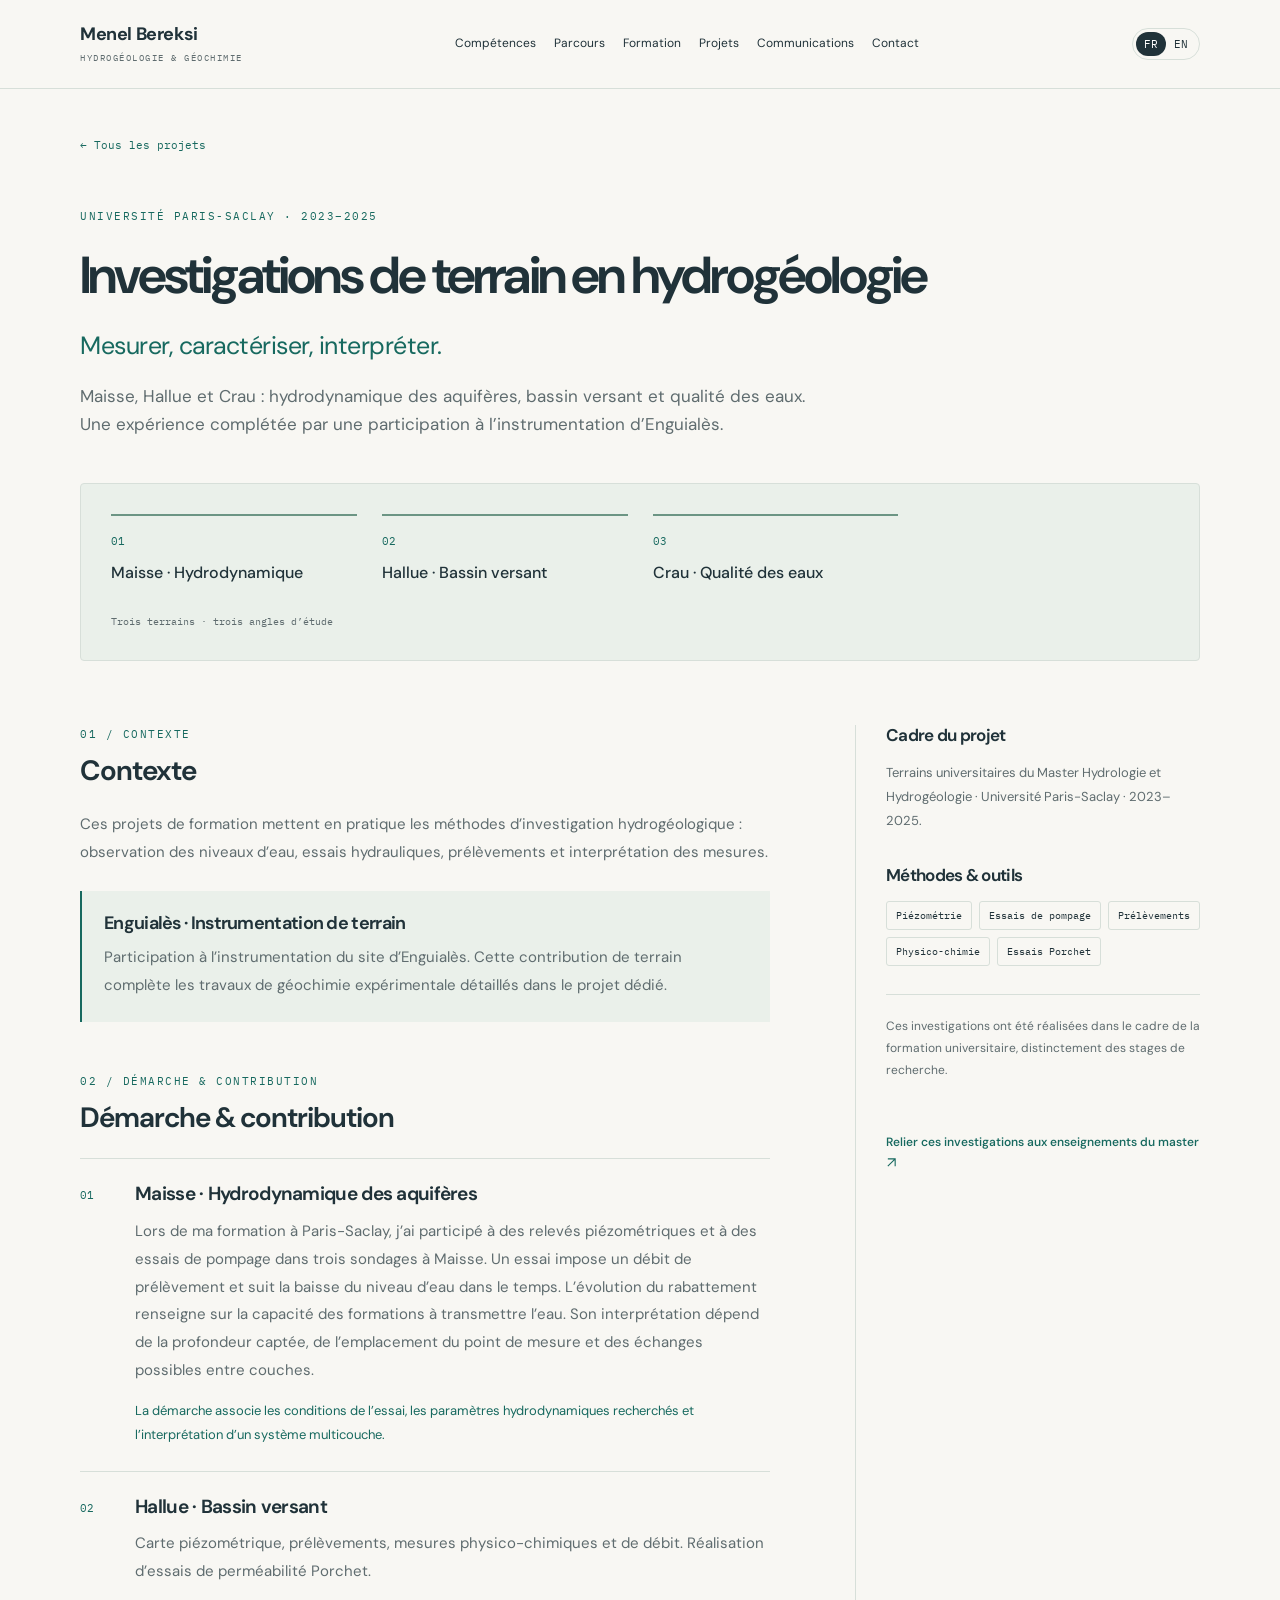
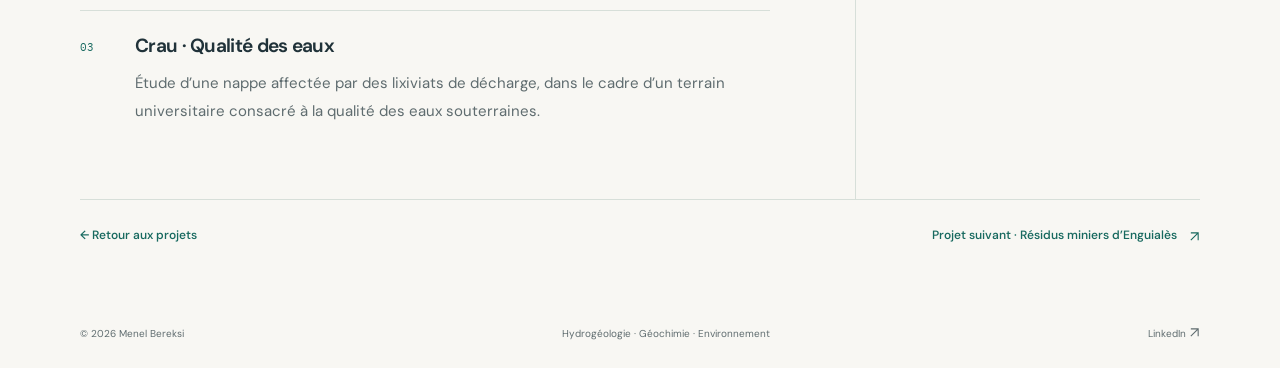
<file: projects/terrains.html>
<!doctype html>
<html lang="fr"><head><meta charset="utf-8"><meta name="viewport" content="width=device-width, initial-scale=1"><title>Investigations de terrain en hydrogéologie | Menel Bereksi</title><meta name="description" content="Diplômée du Master Hydrologie et Hydrogéologie de Paris-Saclay, je combine investigations de terrain, hydrogéochimie et analyse de données sous Python et QGIS. Mes expériences portent sur la caractérisation des aquifères, la qualité des eaux et les transferts de contaminants, avec un objectif : contribuer à l’évaluation et à la protection des ressources en eau souterraine."><meta name="theme-color" content="#17695f"><meta name="robots" content="index,follow"><link rel="icon" href="../assets/favicon.svg" type="image/svg+xml"><link rel="stylesheet" href="../assets/style.css?v=20261111-final"><script src="../assets/main.js" defer></script><link rel="stylesheet" href="../assets/education.css?v=20261118"></head><body><a class="skip" href="#main">Aller au contenu</a><header><div class="wrap navline"><a class="brand" href="../index.html"><strong>Menel Bereksi</strong><span>HYDROGÉOLOGIE &amp; GÉOCHIMIE</span></a><nav aria-label="Navigation" id="navigation"><a href="../index.html#competences">Compétences</a><a href="../index.html#parcours">Parcours</a><a href="../formation.html">Formation</a><a href="../index.html#projets">Projets</a><a href="../index.html#communications">Communications</a><a href="../index.html#contact">Contact</a></nav><div class="header-actions"><div class="lang" aria-label="Language"><a class="active" href="#" lang="fr" aria-current="page">FR</a><a class="" href="../en/projects/terrains.html" lang="en">EN</a></div><button class="menu" aria-label="Ouvrir le menu" aria-expanded="false" aria-controls="navigation">☰</button></div></div></header><main id="main" class="project-page wrap"><a class="back mono" href="../index.html#projets">← Tous les projets</a><section class="project-hero"><span class="eyebrow">UNIVERSITÉ PARIS-SACLAY · 2023–2025</span><h1>Investigations de terrain en hydrogéologie</h1><p class="project-sub">Mesurer, caractériser, interpréter.</p><p>Maisse, Hallue et Crau : hydrodynamique des aquifères, bassin versant et qualité des eaux. Une expérience complétée par une participation à l’instrumentation d’Enguialès.</p></section><figure class="workflow"><div class="workflow-grid"><div><span class="mono">01</span><strong>Maisse · Hydrodynamique</strong></div><div><span class="mono">02</span><strong>Hallue · Bassin versant</strong></div><div><span class="mono">03</span><strong>Crau · Qualité des eaux</strong></div></div><figcaption class="mono">Trois terrains · trois angles d’étude</figcaption></figure><div class="detail-grid"><div><section><span class="eyebrow">01 / CONTEXTE</span><h2>Contexte</h2><p>Ces projets de formation mettent en pratique les méthodes d’investigation hydrogéologique : observation des niveaux d’eau, essais hydrauliques, prélèvements et interprétation des mesures.</p><div class="field-contribution"><h3>Enguialès · Instrumentation de terrain</h3><p>Participation à l’instrumentation du site d’Enguialès. Cette contribution de terrain complète les travaux de géochimie expérimentale détaillés dans le projet dédié.</p></div></section><section><span class="eyebrow">02 / DÉMARCHE &amp; CONTRIBUTION</span><h2>Démarche &amp; contribution</h2><article class="method-step" id="maisse"><span class="mono">01</span><div><h3>Maisse · Hydrodynamique des aquifères</h3><p>Lors de ma formation à Paris-Saclay, j’ai participé à des relevés piézométriques et à des essais de pompage dans trois sondages à Maisse. Un essai impose un débit de prélèvement et suit la baisse du niveau d’eau dans le temps. L’évolution du rabattement renseigne sur la capacité des formations à transmettre l’eau. Son interprétation dépend de la profondeur captée, de l’emplacement du point de mesure et des échanges possibles entre couches.</p><p class="interpretation-note">La démarche associe les conditions de l’essai, les paramètres hydrodynamiques recherchés et l’interprétation d’un système multicouche.</p></div></article><article class="method-step" id="hallue"><span class="mono">02</span><div><h3>Hallue · Bassin versant</h3><p>Carte piézométrique, prélèvements, mesures physico-chimiques et de débit. Réalisation d’essais de perméabilité Porchet.</p></div></article><article class="method-step" id="crau"><span class="mono">03</span><div><h3>Crau · Qualité des eaux</h3><p>Étude d’une nappe affectée par des lixiviats de décharge, dans le cadre d’un terrain universitaire consacré à la qualité des eaux souterraines.</p></div></article></section></div><aside><h3>Cadre du projet</h3><p>Terrains universitaires du Master Hydrologie et Hydrogéologie · Université Paris-Saclay · 2023–2025.</p><h3>Méthodes &amp; outils</h3><div class="tags"><span>Piézométrie</span><span>Essais de pompage</span><span>Prélèvements</span><span>Physico-chimie</span><span>Essais Porchet</span></div><p class="scope-note">Ces investigations ont été réalisées dans le cadre de la formation universitaire, distinctement des stages de recherche.</p><a class="text-link education-crosslink" href="../formation.html">Relier ces investigations aux enseignements du master <svg class="external-icon" aria-hidden="true" viewbox="0 0 12 12"><path d="M2 10 10 2M2 2h8v8"></path></svg></a></aside></div><div class="project-bottom"><a class="text-link" href="../index.html#projets">← Retour aux projets</a><a class="text-link" href="enguiales.html">Projet suivant · Résidus miniers d’Enguialès <svg class="external-icon" aria-hidden="true" viewbox="0 0 12 12"><path d="M2 10 10 2M2 2h8v8"></path></svg></a></div></main><footer class="wrap"><span>© 2026 Menel Bereksi</span><span>Hydrogéologie · Géochimie · Environnement</span><a href="https://www.linkedin.com/in/menel-bereksi-624013214/" target="_blank" rel="noopener noreferrer">LinkedIn <svg class="external-icon" aria-hidden="true" viewbox="0 0 12 12"><path d="M2 10 10 2M2 2h8v8"></path></svg></a></footer></body></html>
</file>
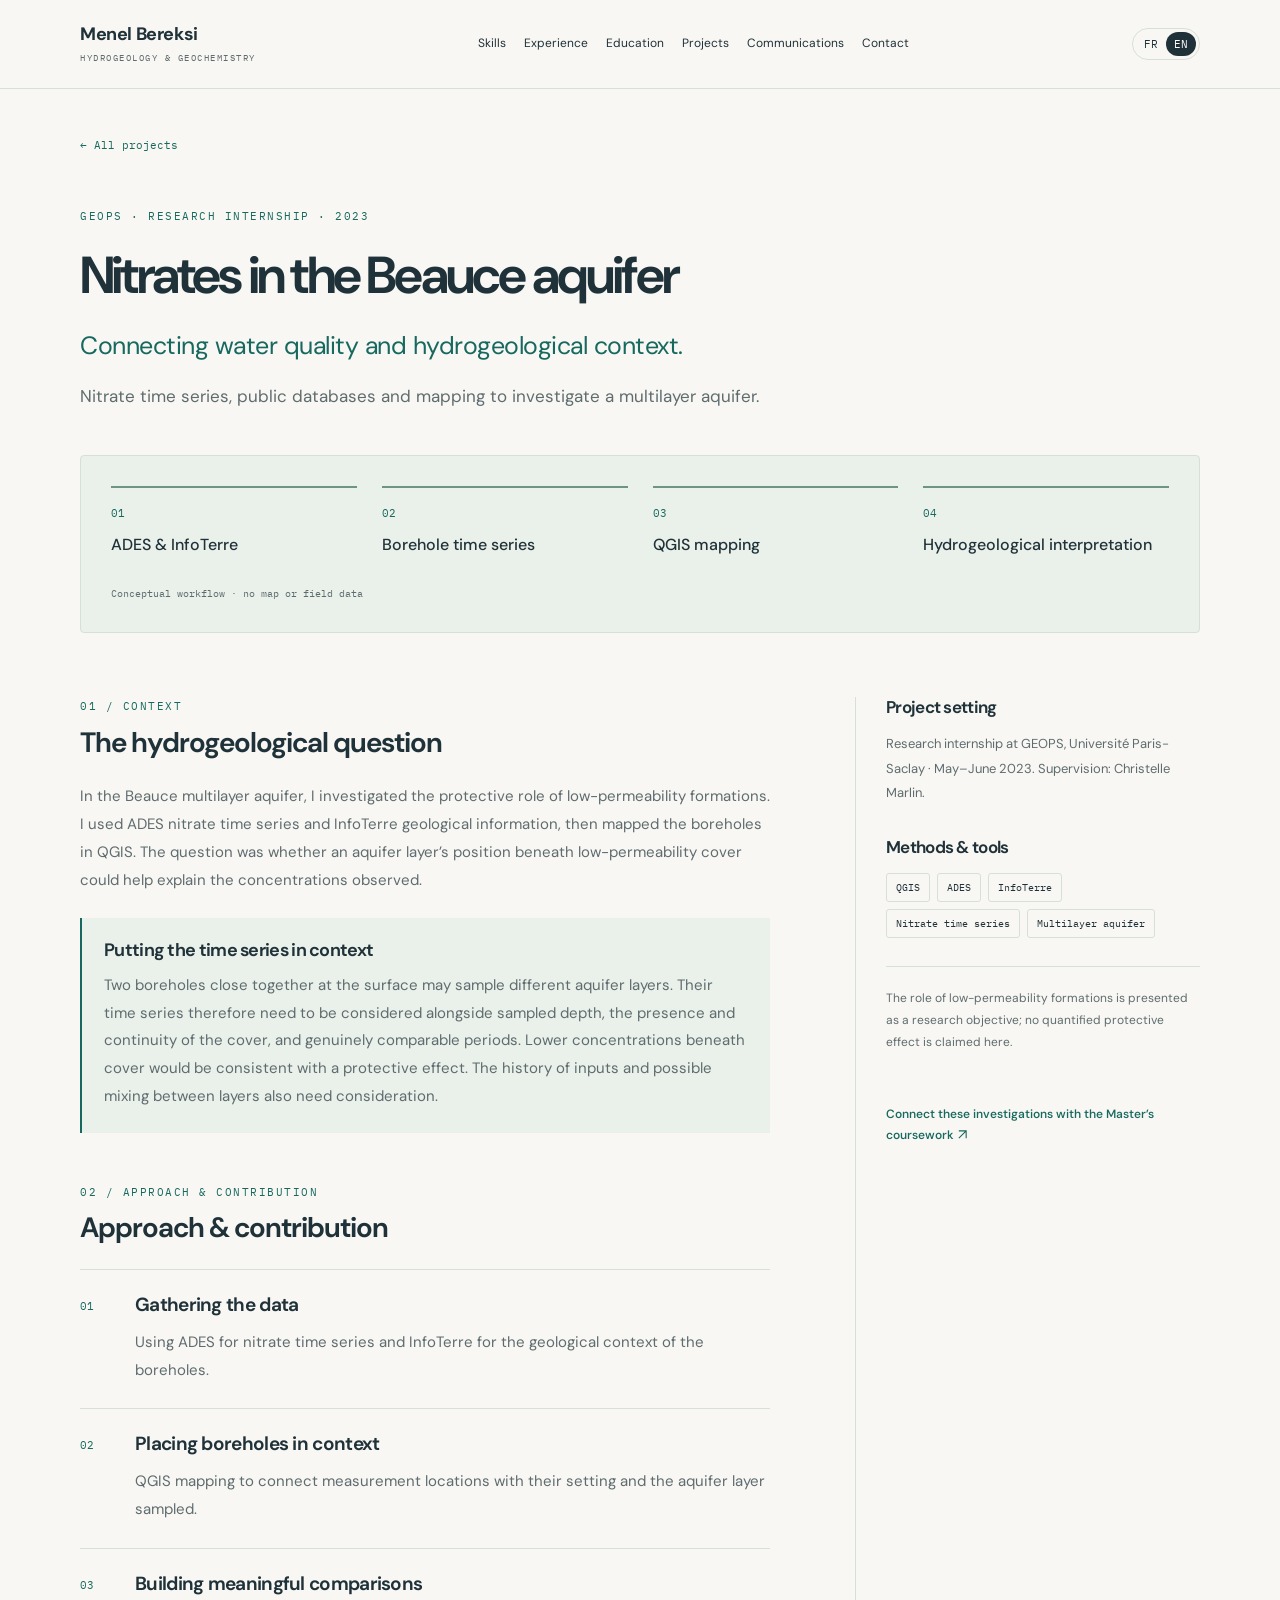
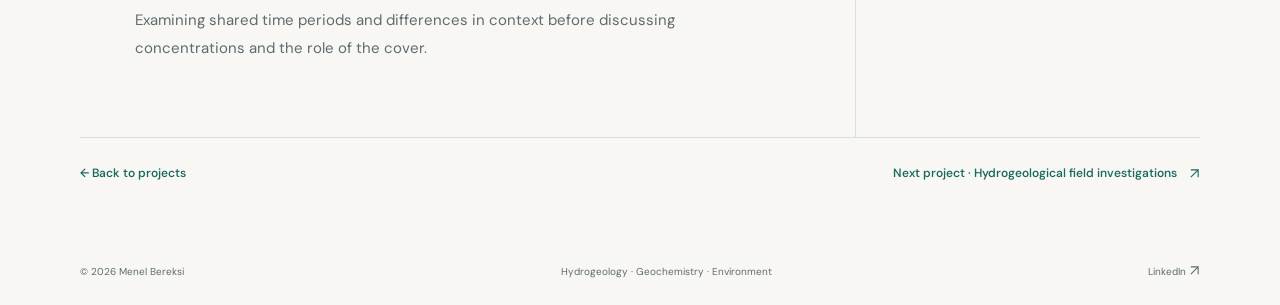
<file: en/projects/beauce.html>
<!doctype html>
<html lang="en"><head><meta charset="utf-8"><meta name="viewport" content="width=device-width, initial-scale=1"><title>Nitrates in the Beauce aquifer | Menel Bereksi</title><meta name="description" content="A Hydrology and Hydrogeology Master’s graduate from Université Paris-Saclay, I combine field investigations, hydrogeochemistry and data analysis using Python and QGIS. My experience covers aquifer characterisation, water quality and contaminant transport, with a focus on supporting groundwater resource assessment and protection."><meta name="theme-color" content="#17695f"><meta name="robots" content="index,follow"><link rel="icon" href="../../assets/favicon.svg" type="image/svg+xml"><link rel="stylesheet" href="../../assets/style.css?v=20261111-final"><script src="../../assets/main.js" defer></script><link rel="stylesheet" href="../../assets/education.css?v=20261118"></head><body><a class="skip" href="#main">Skip to content</a><header><div class="wrap navline"><a class="brand" href="../index.html"><strong>Menel Bereksi</strong><span>HYDROGEOLOGY &amp; GEOCHEMISTRY</span></a><nav aria-label="Navigation" id="navigation"><a href="../index.html#skills">Skills</a><a href="../index.html#experience">Experience</a><a href="../formation.html">Education</a><a href="../index.html#projects">Projects</a><a href="../index.html#communications">Communications</a><a href="../index.html#contact">Contact</a></nav><div class="header-actions"><div class="lang" aria-label="Language"><a class="" href="../../projects/beauce.html" lang="fr">FR</a><a class="active" href="#" lang="en" aria-current="page">EN</a></div><button class="menu" aria-label="Open menu" aria-expanded="false" aria-controls="navigation">☰</button></div></div></header><main id="main" class="project-page wrap"><a class="back mono" href="../index.html#projects">← All projects</a><section class="project-hero"><span class="eyebrow">GEOPS · RESEARCH INTERNSHIP · 2023</span><h1>Nitrates in the Beauce aquifer</h1><p class="project-sub">Connecting water quality and hydrogeological context.</p><p>Nitrate time series, public databases and mapping to investigate a multilayer aquifer.</p></section><figure class="workflow"><div class="workflow-grid"><div><span class="mono">01</span><strong>ADES &amp; InfoTerre</strong></div><div><span class="mono">02</span><strong>Borehole time series</strong></div><div><span class="mono">03</span><strong>QGIS mapping</strong></div><div><span class="mono">04</span><strong>Hydrogeological interpretation</strong></div></div><figcaption class="mono">Conceptual workflow · no map or field data</figcaption></figure><div class="detail-grid"><div><section><span class="eyebrow">01 / CONTEXT</span><h2>The hydrogeological question</h2><p>In the Beauce multilayer aquifer, I investigated the protective role of low-permeability formations. I used ADES nitrate time series and InfoTerre geological information, then mapped the boreholes in QGIS. The question was whether an aquifer layer’s position beneath low-permeability cover could help explain the concentrations observed.</p><div class="field-contribution"><h3>Putting the time series in context</h3><p>Two boreholes close together at the surface may sample different aquifer layers. Their time series therefore need to be considered alongside sampled depth, the presence and continuity of the cover, and genuinely comparable periods. Lower concentrations beneath cover would be consistent with a protective effect. The history of inputs and possible mixing between layers also need consideration.</p></div></section><section><span class="eyebrow">02 / APPROACH &amp; CONTRIBUTION</span><h2>Approach &amp; contribution</h2><article class="method-step"><span class="mono">01</span><div><h3>Gathering the data</h3><p>Using ADES for nitrate time series and InfoTerre for the geological context of the boreholes.</p></div></article><article class="method-step"><span class="mono">02</span><div><h3>Placing boreholes in context</h3><p>QGIS mapping to connect measurement locations with their setting and the aquifer layer sampled.</p></div></article><article class="method-step"><span class="mono">03</span><div><h3>Building meaningful comparisons</h3><p>Examining shared time periods and differences in context before discussing concentrations and the role of the cover.</p></div></article></section></div><aside><h3>Project setting</h3><p>Research internship at GEOPS, Université Paris-Saclay · May–June 2023. Supervision: Christelle Marlin.</p><h3>Methods &amp; tools</h3><div class="tags"><span>QGIS</span><span>ADES</span><span>InfoTerre</span><span>Nitrate time series</span><span>Multilayer aquifer</span></div><p class="scope-note">The role of low-permeability formations is presented as a research objective; no quantified protective effect is claimed here.</p><a class="text-link education-crosslink" href="../formation.html">Connect these investigations with the Master’s coursework <svg class="external-icon" aria-hidden="true" viewbox="0 0 12 12"><path d="M2 10 10 2M2 2h8v8"></path></svg></a></aside></div><div class="project-bottom"><a class="text-link" href="../index.html#projects">← Back to projects</a><a class="text-link" href="terrains.html">Next project · Hydrogeological field investigations <svg class="external-icon" aria-hidden="true" viewbox="0 0 12 12"><path d="M2 10 10 2M2 2h8v8"></path></svg></a></div></main><footer class="wrap"><span>© 2026 Menel Bereksi</span><span>Hydrogeology · Geochemistry · Environment</span><a href="https://www.linkedin.com/in/menel-bereksi-624013214/" target="_blank" rel="noopener noreferrer">LinkedIn <svg class="external-icon" aria-hidden="true" viewbox="0 0 12 12"><path d="M2 10 10 2M2 2h8v8"></path></svg></a></footer></body></html>
</file>
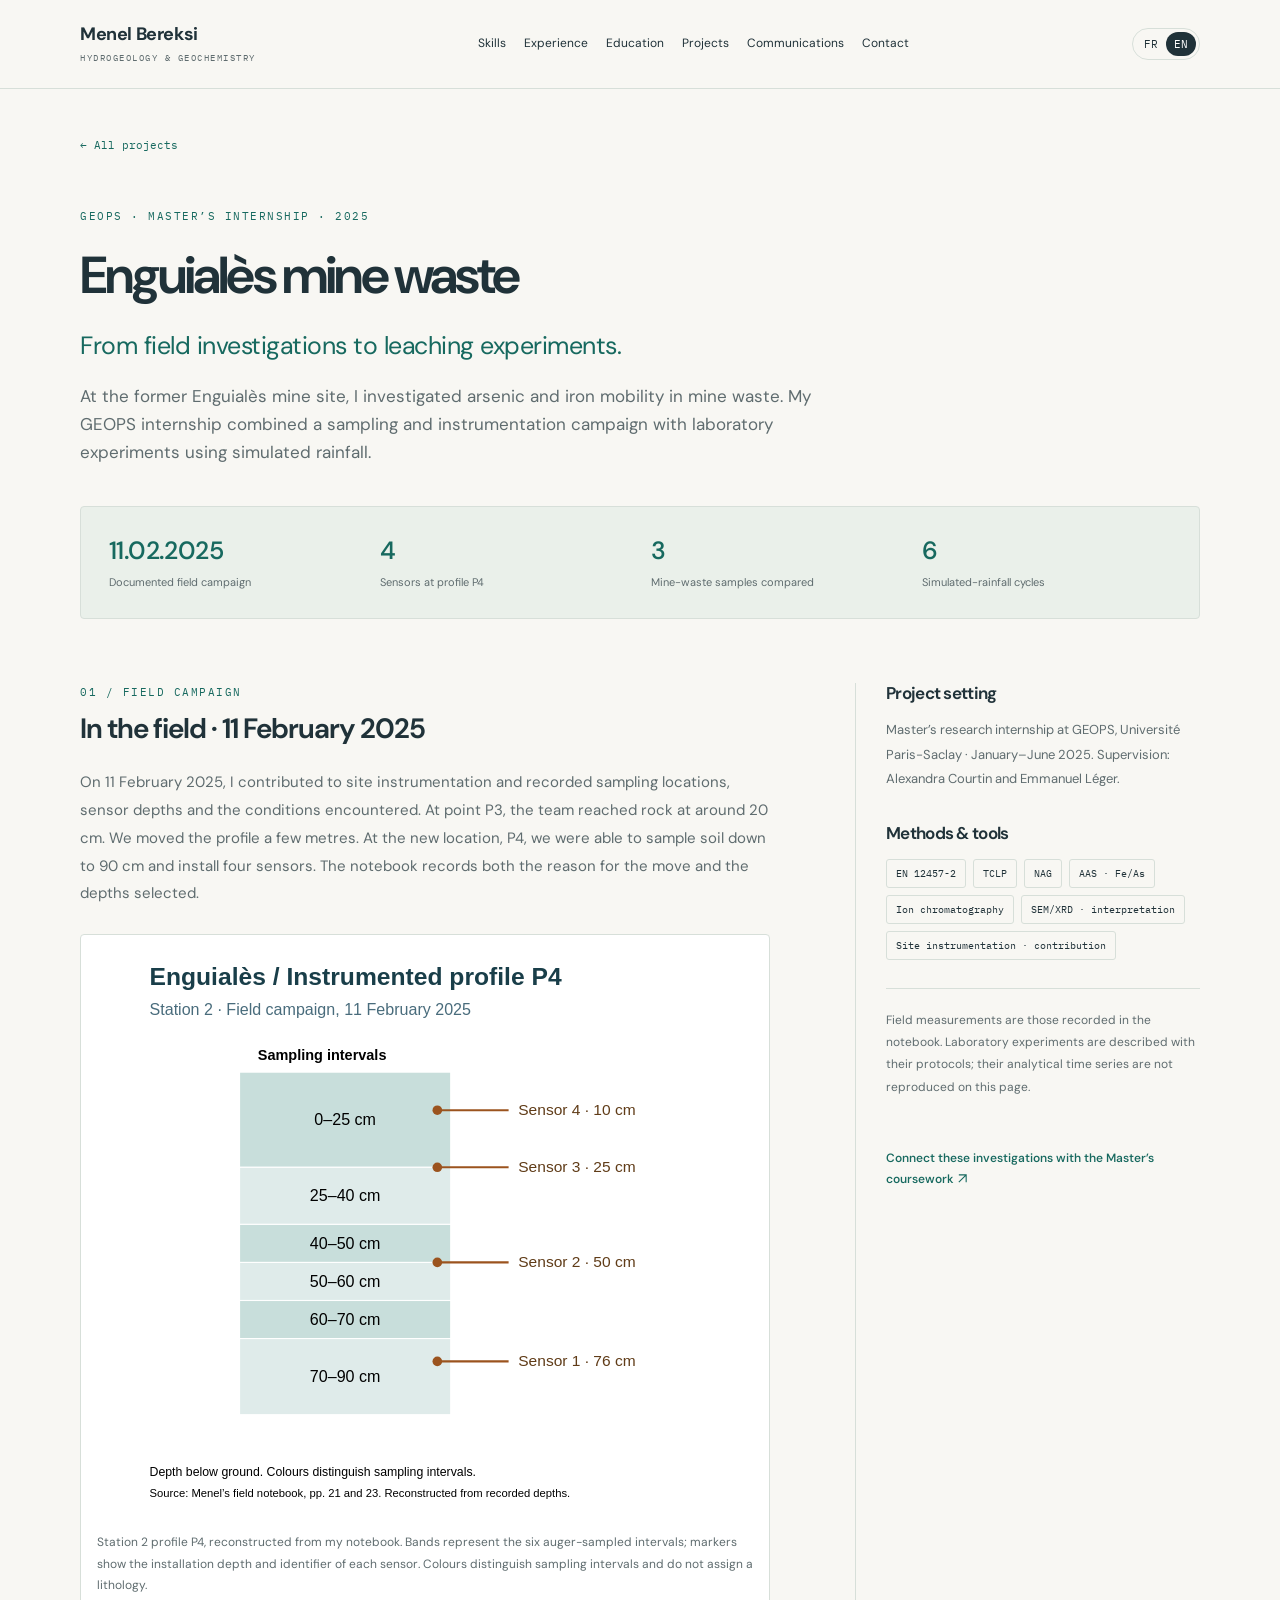
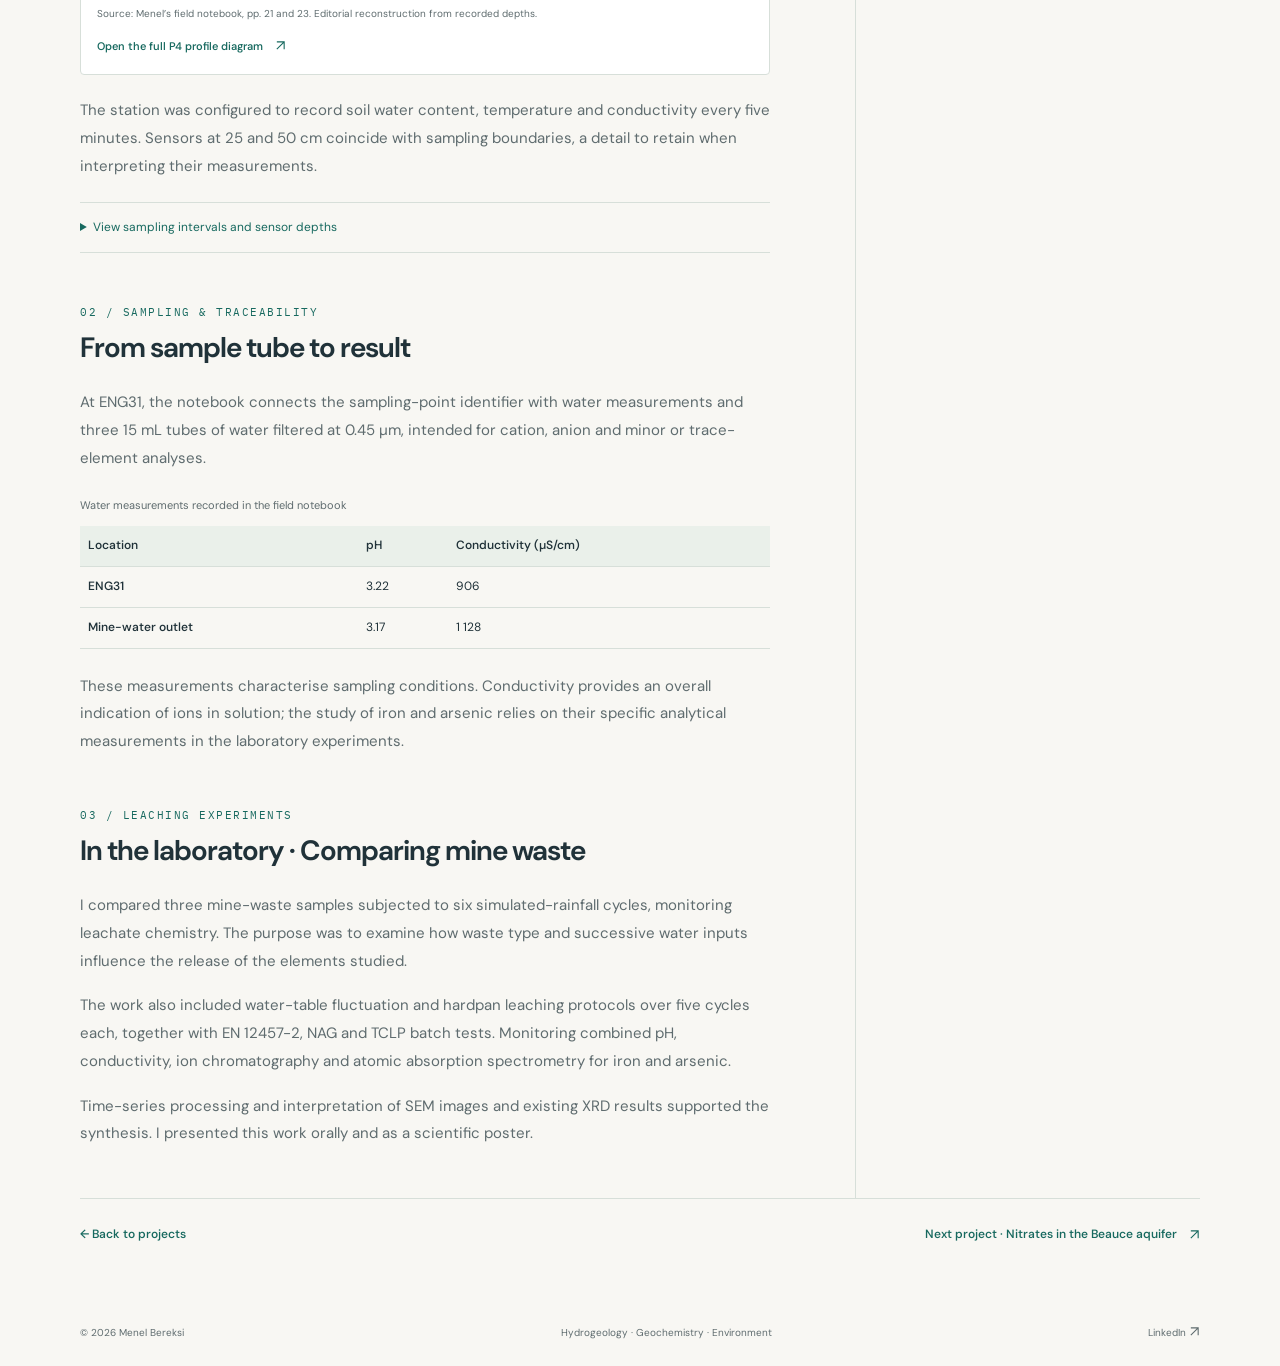
<file: en/projects/enguiales.html>
<!doctype html>
<html lang="en"><head><meta charset="utf-8"><meta name="viewport" content="width=device-width, initial-scale=1"><title>Enguialès mine waste | Menel Bereksi</title><meta name="description" content="A Hydrology and Hydrogeology Master’s graduate from Université Paris-Saclay, I combine field investigations, hydrogeochemistry and data analysis using Python and QGIS. My experience covers aquifer characterisation, water quality and contaminant transport, with a focus on supporting groundwater resource assessment and protection."><meta name="theme-color" content="#17695f"><meta name="robots" content="index,follow"><link rel="icon" href="../../assets/favicon.svg" type="image/svg+xml"><link rel="stylesheet" href="../../assets/style.css?v=20261111-final"><script src="../../assets/main.js" defer></script><link rel="stylesheet" href="../../assets/education.css?v=20261118"></head><body><a class="skip" href="#main">Skip to content</a><header><div class="wrap navline"><a class="brand" href="../index.html"><strong>Menel Bereksi</strong><span>HYDROGEOLOGY &amp; GEOCHEMISTRY</span></a><nav aria-label="Navigation" id="navigation"><a href="../index.html#skills">Skills</a><a href="../index.html#experience">Experience</a><a href="../formation.html">Education</a><a href="../index.html#projects">Projects</a><a href="../index.html#communications">Communications</a><a href="../index.html#contact">Contact</a></nav><div class="header-actions"><div class="lang" aria-label="Language"><a class="" href="../../projects/enguiales.html" lang="fr">FR</a><a class="active" href="#" lang="en" aria-current="page">EN</a></div><button class="menu" aria-label="Open menu" aria-expanded="false" aria-controls="navigation">☰</button></div></div></header><main id="main" class="project-page wrap"><a class="back mono" href="../index.html#projects">← All projects</a><section class="project-hero"><span class="eyebrow">GEOPS · MASTER’S INTERNSHIP · 2025</span><h1>Enguialès mine waste</h1><p class="project-sub">From field investigations to leaching experiments.</p><p>At the former Enguialès mine site, I investigated arsenic and iron mobility in mine waste. My GEOPS internship combined a sampling and instrumentation campaign with laboratory experiments using simulated rainfall.</p></section><div class="project-facts"><div><strong>11.02.2025</strong><span>Documented field campaign</span></div><div><strong>4</strong><span>Sensors at profile P4</span></div><div><strong>3</strong><span>Mine-waste samples compared</span></div><div><strong>6</strong><span>Simulated-rainfall cycles</span></div></div><div class="detail-grid"><div><section id="terrain"><span class="eyebrow">01 / FIELD CAMPAIGN</span><h2>In the field · 11 February 2025</h2><p>On 11 February 2025, I contributed to site instrumentation and recorded sampling locations, sensor depths and the conditions encountered. At point P3, the team reached rock at around 20 cm. We moved the profile a few metres. At the new location, P4, we were able to sample soil down to 90 cm and install four sensors. The notebook records both the reason for the move and the depths selected.</p><figure class="profile-figure"><a href="../../assets/enguiales-profil-p4-en.svg" target="_blank" rel="noopener noreferrer" aria-label="Open the full P4 profile diagram"><img src="../../assets/enguiales-profil-p4-en.svg" alt="Station 2, profile P4: six sampling intervals from 0 to 90 cm, with sensors 4, 3, 2 and 1 at depths of 10, 25, 50 and 76 cm." width="1224" height="1054" loading="lazy"></a><figcaption>Station 2 profile P4, reconstructed from my notebook. Bands represent the six auger-sampled intervals; markers show the installation depth and identifier of each sensor. Colours distinguish sampling intervals and do not assign a lithology.<span class="figure-source">Source: Menel’s field notebook, pp. 21 and 23. Editorial reconstruction from recorded depths.</span></figcaption><a class="text-link figure-open" href="../../assets/enguiales-profil-p4-en.svg" target="_blank" rel="noopener noreferrer">Open the full P4 profile diagram <svg class="external-icon" aria-hidden="true" viewbox="0 0 12 12"><path d="M2 10 10 2M2 2h8v8"></path></svg></a></figure><p>The station was configured to record soil water content, temperature and conductivity every five minutes. Sensors at 25 and 50 cm coincide with sampling boundaries, a detail to retain when interpreting their measurements.</p><details class="depth-details"><summary>View sampling intervals and sensor depths</summary><div class="depth-tables"><table><caption>Sampling interval</caption><tbody><tr><td>0–25 cm</td></tr><tr><td>25–40 cm</td></tr><tr><td>40–50 cm</td></tr><tr><td>50–60 cm</td></tr><tr><td>60–70 cm</td></tr><tr><td>70–90 cm</td></tr></tbody></table><table><caption>Depth below ground</caption><thead><tr><th scope="col">Sensor</th><th scope="col">cm</th></tr></thead><tbody><tr><td>Sensor 4</td><td>10 cm</td></tr><tr><td>Sensor 3</td><td>25 cm</td></tr><tr><td>Sensor 2</td><td>50 cm</td></tr><tr><td>Sensor 1</td><td>76 cm</td></tr></tbody></table></div></details></section><section id="prelevements"><span class="eyebrow">02 / SAMPLING &amp; TRACEABILITY</span><h2>From sample tube to result</h2><p>At ENG31, the notebook connects the sampling-point identifier with water measurements and three 15 mL tubes of water filtered at 0.45 µm, intended for cation, anion and minor or trace-element analyses.</p><table class="measurements"><caption>Water measurements recorded in the field notebook</caption><thead><tr><th scope="col">Location</th><th scope="col">pH</th><th scope="col">Conductivity (µS/cm)</th></tr></thead><tbody><tr><th scope="row">ENG31</th><td>3.22</td><td>906</td></tr><tr><th scope="row">Mine-water outlet</th><td>3.17</td><td>1 128</td></tr></tbody></table><p>These measurements characterise sampling conditions. Conductivity provides an overall indication of ions in solution; the study of iron and arsenic relies on their specific analytical measurements in the laboratory experiments.</p></section><section id="laboratoire"><span class="eyebrow">03 / LEACHING EXPERIMENTS</span><h2>In the laboratory · Comparing mine waste</h2><p>I compared three mine-waste samples subjected to six simulated-rainfall cycles, monitoring leachate chemistry. The purpose was to examine how waste type and successive water inputs influence the release of the elements studied.</p><p>The work also included water-table fluctuation and hardpan leaching protocols over five cycles each, together with EN 12457-2, NAG and TCLP batch tests. Monitoring combined pH, conductivity, ion chromatography and atomic absorption spectrometry for iron and arsenic.</p><p>Time-series processing and interpretation of SEM images and existing XRD results supported the synthesis. I presented this work orally and as a scientific poster.</p></section></div><aside><h3>Project setting</h3><p>Master’s research internship at GEOPS, Université Paris-Saclay · January–June 2025. Supervision: Alexandra Courtin and Emmanuel Léger.</p><h3>Methods &amp; tools</h3><div class="tags"><span>EN 12457-2</span><span>TCLP</span><span>NAG</span><span>AAS · Fe/As</span><span>Ion chromatography</span><span>SEM/XRD · interpretation</span><span>Site instrumentation · contribution</span></div><p class="scope-note">Field measurements are those recorded in the notebook. Laboratory experiments are described with their protocols; their analytical time series are not reproduced on this page.</p><a class="text-link education-crosslink" href="../formation.html">Connect these investigations with the Master’s coursework <svg class="external-icon" aria-hidden="true" viewbox="0 0 12 12"><path d="M2 10 10 2M2 2h8v8"></path></svg></a></aside></div><div class="project-bottom"><a class="text-link" href="../index.html#projects">← Back to projects</a><a class="text-link" href="beauce.html">Next project · Nitrates in the Beauce aquifer <svg class="external-icon" aria-hidden="true" viewbox="0 0 12 12"><path d="M2 10 10 2M2 2h8v8"></path></svg></a></div></main><footer class="wrap"><span>© 2026 Menel Bereksi</span><span>Hydrogeology · Geochemistry · Environment</span><a href="https://www.linkedin.com/in/menel-bereksi-624013214/" target="_blank" rel="noopener noreferrer">LinkedIn <svg class="external-icon" aria-hidden="true" viewbox="0 0 12 12"><path d="M2 10 10 2M2 2h8v8"></path></svg></a></footer></body></html>
</file>
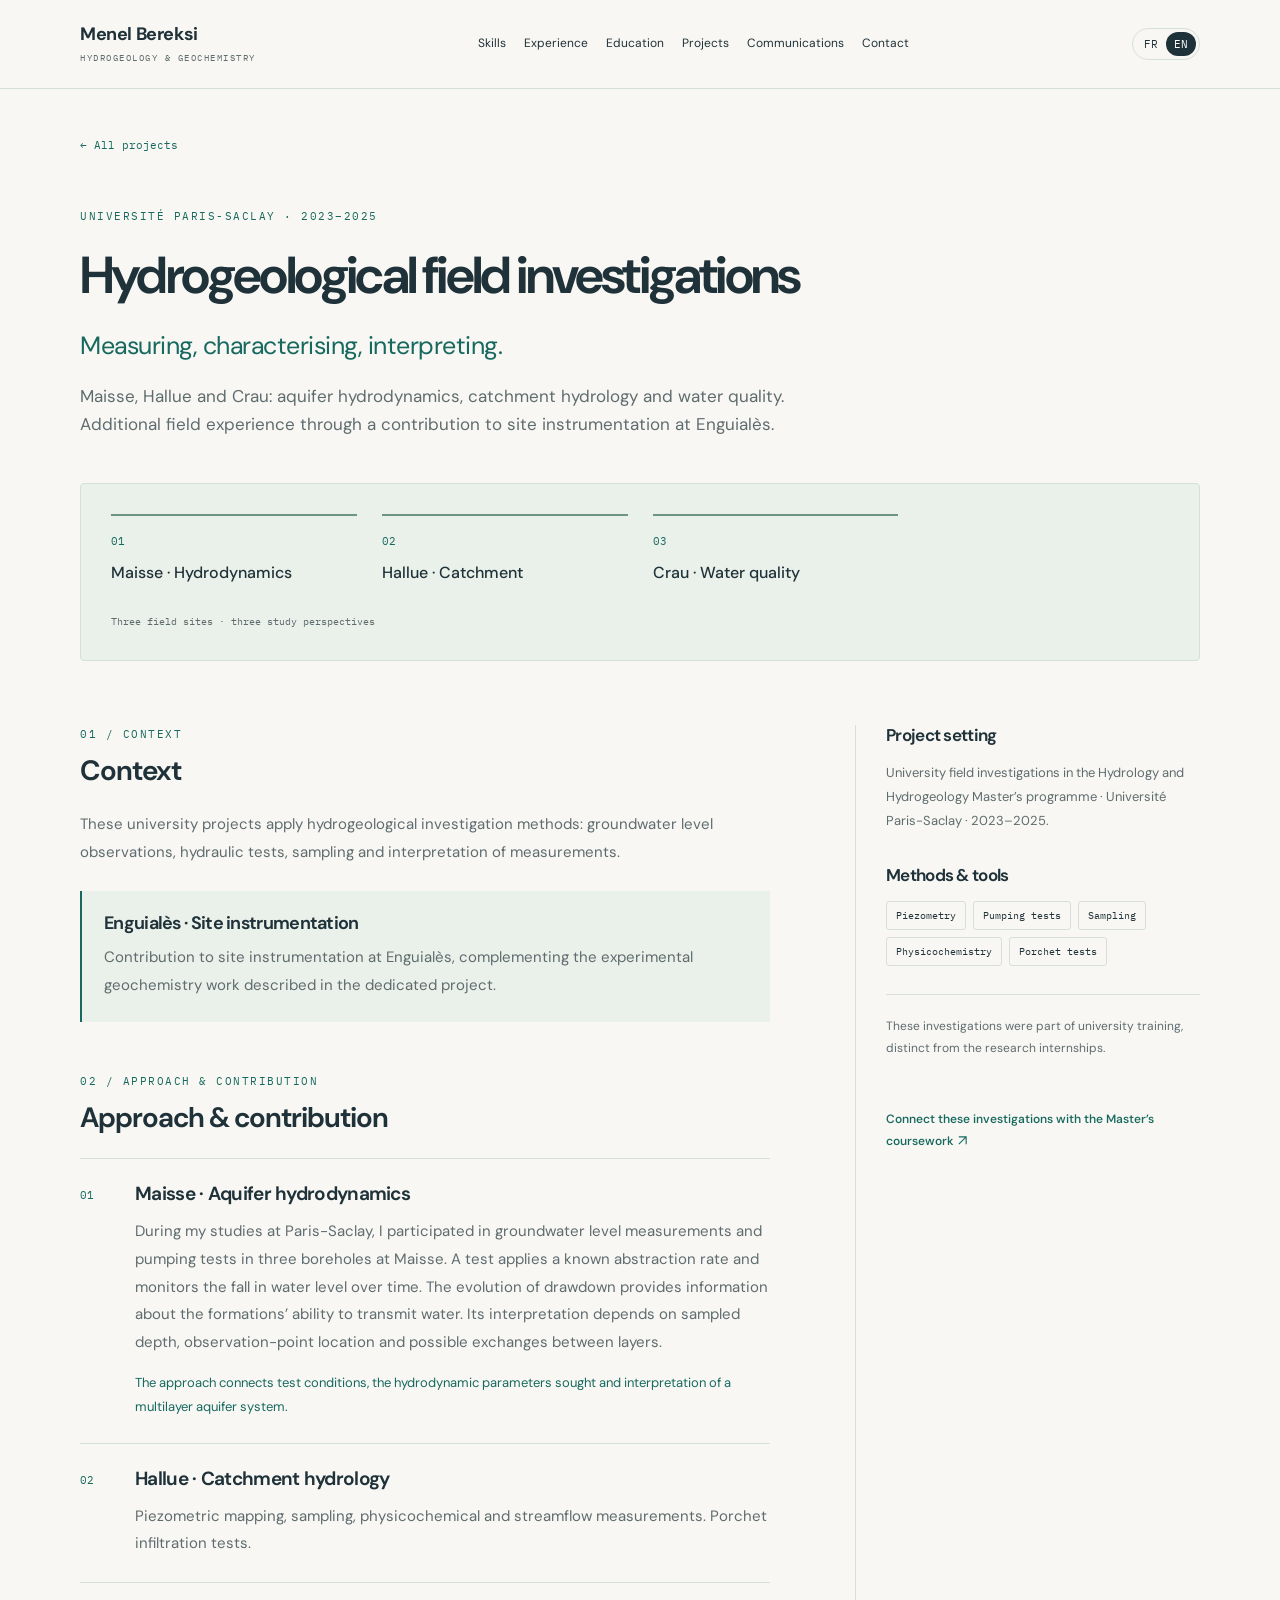
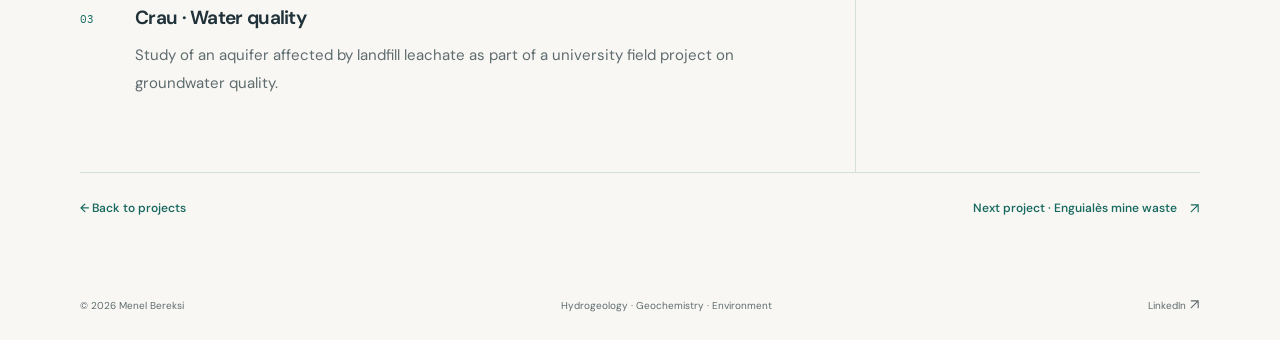
<file: en/projects/terrains.html>
<!doctype html>
<html lang="en"><head><meta charset="utf-8"><meta name="viewport" content="width=device-width, initial-scale=1"><title>Hydrogeological field investigations | Menel Bereksi</title><meta name="description" content="A Hydrology and Hydrogeology Master’s graduate from Université Paris-Saclay, I combine field investigations, hydrogeochemistry and data analysis using Python and QGIS. My experience covers aquifer characterisation, water quality and contaminant transport, with a focus on supporting groundwater resource assessment and protection."><meta name="theme-color" content="#17695f"><meta name="robots" content="index,follow"><link rel="icon" href="../../assets/favicon.svg" type="image/svg+xml"><link rel="stylesheet" href="../../assets/style.css?v=20261111-final"><script src="../../assets/main.js" defer></script><link rel="stylesheet" href="../../assets/education.css?v=20261118"></head><body><a class="skip" href="#main">Skip to content</a><header><div class="wrap navline"><a class="brand" href="../index.html"><strong>Menel Bereksi</strong><span>HYDROGEOLOGY &amp; GEOCHEMISTRY</span></a><nav aria-label="Navigation" id="navigation"><a href="../index.html#skills">Skills</a><a href="../index.html#experience">Experience</a><a href="../formation.html">Education</a><a href="../index.html#projects">Projects</a><a href="../index.html#communications">Communications</a><a href="../index.html#contact">Contact</a></nav><div class="header-actions"><div class="lang" aria-label="Language"><a class="" href="../../projects/terrains.html" lang="fr">FR</a><a class="active" href="#" lang="en" aria-current="page">EN</a></div><button class="menu" aria-label="Open menu" aria-expanded="false" aria-controls="navigation">☰</button></div></div></header><main id="main" class="project-page wrap"><a class="back mono" href="../index.html#projects">← All projects</a><section class="project-hero"><span class="eyebrow">UNIVERSITÉ PARIS-SACLAY · 2023–2025</span><h1>Hydrogeological field investigations</h1><p class="project-sub">Measuring, characterising, interpreting.</p><p>Maisse, Hallue and Crau: aquifer hydrodynamics, catchment hydrology and water quality. Additional field experience through a contribution to site instrumentation at Enguialès.</p></section><figure class="workflow"><div class="workflow-grid"><div><span class="mono">01</span><strong>Maisse · Hydrodynamics</strong></div><div><span class="mono">02</span><strong>Hallue · Catchment</strong></div><div><span class="mono">03</span><strong>Crau · Water quality</strong></div></div><figcaption class="mono">Three field sites · three study perspectives</figcaption></figure><div class="detail-grid"><div><section><span class="eyebrow">01 / CONTEXT</span><h2>Context</h2><p>These university projects apply hydrogeological investigation methods: groundwater level observations, hydraulic tests, sampling and interpretation of measurements.</p><div class="field-contribution"><h3>Enguialès · Site instrumentation</h3><p>Contribution to site instrumentation at Enguialès, complementing the experimental geochemistry work described in the dedicated project.</p></div></section><section><span class="eyebrow">02 / APPROACH &amp; CONTRIBUTION</span><h2>Approach &amp; contribution</h2><article class="method-step" id="maisse"><span class="mono">01</span><div><h3>Maisse · Aquifer hydrodynamics</h3><p>During my studies at Paris-Saclay, I participated in groundwater level measurements and pumping tests in three boreholes at Maisse. A test applies a known abstraction rate and monitors the fall in water level over time. The evolution of drawdown provides information about the formations’ ability to transmit water. Its interpretation depends on sampled depth, observation-point location and possible exchanges between layers.</p><p class="interpretation-note">The approach connects test conditions, the hydrodynamic parameters sought and interpretation of a multilayer aquifer system.</p></div></article><article class="method-step" id="hallue"><span class="mono">02</span><div><h3>Hallue · Catchment hydrology</h3><p>Piezometric mapping, sampling, physicochemical and streamflow measurements. Porchet infiltration tests.</p></div></article><article class="method-step" id="crau"><span class="mono">03</span><div><h3>Crau · Water quality</h3><p>Study of an aquifer affected by landfill leachate as part of a university field project on groundwater quality.</p></div></article></section></div><aside><h3>Project setting</h3><p>University field investigations in the Hydrology and Hydrogeology Master’s programme · Université Paris-Saclay · 2023–2025.</p><h3>Methods &amp; tools</h3><div class="tags"><span>Piezometry</span><span>Pumping tests</span><span>Sampling</span><span>Physicochemistry</span><span>Porchet tests</span></div><p class="scope-note">These investigations were part of university training, distinct from the research internships.</p><a class="text-link education-crosslink" href="../formation.html">Connect these investigations with the Master’s coursework <svg class="external-icon" aria-hidden="true" viewbox="0 0 12 12"><path d="M2 10 10 2M2 2h8v8"></path></svg></a></aside></div><div class="project-bottom"><a class="text-link" href="../index.html#projects">← Back to projects</a><a class="text-link" href="enguiales.html">Next project · Enguialès mine waste <svg class="external-icon" aria-hidden="true" viewbox="0 0 12 12"><path d="M2 10 10 2M2 2h8v8"></path></svg></a></div></main><footer class="wrap"><span>© 2026 Menel Bereksi</span><span>Hydrogeology · Geochemistry · Environment</span><a href="https://www.linkedin.com/in/menel-bereksi-624013214/" target="_blank" rel="noopener noreferrer">LinkedIn <svg class="external-icon" aria-hidden="true" viewbox="0 0 12 12"><path d="M2 10 10 2M2 2h8v8"></path></svg></a></footer></body></html>
</file>
<file: assets/style.css>
@import url('https://fonts.googleapis.com/css2?family=DM+Sans:wght@400;450;500;550;600;650;700&family=IBM+Plex+Mono:wght@400;500&display=swap');
:root{--paper:#f8f7f3;--ink:#203239;--muted:#5f6c6f;--teal:#17695f;--line:#d7dfd9;--wash:#eaf0ea;--mono:'IBM Plex Mono',monospace;--font:'DM Sans',Arial,sans-serif}*{box-sizing:border-box}html{scroll-behavior:smooth;scroll-padding-top:112px}body{margin:0;background:var(--paper);color:var(--ink);font:16px/1.65 var(--font);-webkit-font-smoothing:antialiased}a{color:inherit;text-decoration:none}button{font:inherit}img{display:block;max-width:100%}.wrap{width:min(1120px,calc(100% - 64px));margin:auto}header{position:sticky;top:0;z-index:20;background:rgba(248,247,243,.96);border-bottom:1px solid var(--line);backdrop-filter:blur(12px)}.navline{min-height:88px;display:flex;align-items:center;justify-content:space-between;gap:32px}.brand strong{display:block;font-size:18px;line-height:1.3;letter-spacing:-.4px}.brand span{display:block;font:9px/1.5 var(--mono);letter-spacing:1.5px;color:var(--muted);margin-top:5px}nav{display:flex;gap:24px;font-size:12px}nav a{padding:10px 0}nav a:hover{color:var(--teal)}.lang{border:1px solid var(--line);border-radius:30px;padding:3px;display:flex;font:11px/1.5 var(--mono)}.lang a{padding:4px 8px;border-radius:20px}.lang .active{background:var(--ink);color:white}.header-actions{display:flex;align-items:center;gap:14px}.menu{display:none;border:1px solid var(--line);background:transparent;border-radius:4px;color:var(--ink);padding:4px 10px;font-size:20px}.skip{position:absolute;left:15px;top:-90px;background:var(--ink);color:white;padding:12px;z-index:30}.skip:focus{top:8px}:focus-visible{outline:3px solid #ae6b27;outline-offset:5px}.eyebrow{font:11px/1.7 var(--mono);letter-spacing:1.5px;color:var(--teal);display:block}.mono{font-family:var(--mono);font-size:11px;line-height:1.7}.muted{color:var(--muted)}h1,h2,h3,h4,p{margin:0}h1,h2,h3{font-weight:650;letter-spacing:-.7px;line-height:1.2}h1{font-size:62px;letter-spacing:-2.8px;margin:21px 0 0}h2{font-size:32px;letter-spacing:-1px;margin-top:12px}h3{font-size:20px}h4{font-size:14px;font-weight:500}p{color:var(--muted)}.hero{padding-top:70px;padding-bottom:58px;display:grid;grid-template-columns:minmax(0,1fr) 276px;gap:80px;align-items:center}.role{display:block;font-size:22px;line-height:1.4;letter-spacing:-.4px;color:var(--teal);font-weight:450;margin-top:12px}.hero-lead{font-size:22px;line-height:1.45;letter-spacing:-.5px;color:var(--ink);margin-top:26px}.intro{font-size:15px;line-height:1.8;margin-top:18px;max-width:650px}.location{margin-top:20px;color:var(--muted);font-size:10px}.buttons{display:flex;flex-wrap:wrap;gap:12px;margin-top:25px}.button{display:inline-flex;align-items:center;justify-content:space-between;gap:24px;padding:12px 17px;border:1px solid var(--ink);border-radius:4px;font-size:12px;font-weight:500;transition:background .2s,transform .2s;min-height:46px}.button:hover{background:var(--wash);transform:translateY(-2px)}.button.primary{color:#fff;background:var(--ink)}.button.primary:hover{background:var(--teal);border-color:var(--teal)}.portrait{align-self:center;margin-top:10px}.portrait img{border-radius:6px;width:276px;height:345px;object-fit:cover;object-position:center}.portrait-note{font-size:9px;letter-spacing:1.4px;padding:12px 0;border-bottom:1px solid var(--line);color:var(--muted)}.ribbon{display:flex;gap:18px;align-items:center;background:var(--wash);border:1px solid #d7e2d8;border-radius:4px;padding:16px 22px;font-size:12px}.star{font-size:22px;color:var(--teal)}.ribbon-link{margin-left:auto;white-space:nowrap;font-size:11px;text-decoration:underline;text-underline-offset:4px}.section{padding-top:76px;padding-bottom:72px}.section-head{display:grid;grid-template-columns:1.45fr 1fr;gap:60px;align-items:end;margin-bottom:42px}.section-head>p{font-size:14px;line-height:1.7;max-width:350px}.skills{display:grid;grid-template-columns:repeat(3,1fr);gap:40px}.skills h3{margin:20px 0 13px;font-size:20px}.skills p{font-size:14px;line-height:1.8}.skills small{font:10px/1.8 var(--mono);color:var(--teal);display:block;margin-top:20px}.career{background:#f0f1eb;border-top:1px solid var(--line);border-bottom:1px solid var(--line)}.career-grid{display:grid;grid-template-columns:2.1fr 1fr;gap:64px}.job{display:grid;grid-template-columns:110px 1fr;gap:22px;padding:25px 0;border-top:1px solid var(--line)}.date{color:var(--muted);padding-top:4px}.job h3{font-size:19px;line-height:1.3}.job h4{margin-top:6px}.job p{font-size:14px;line-height:1.7;margin-top:12px}.career aside{border-left:1px solid var(--line);padding-left:30px}.career aside>h3,.tools h3{font-size:18px}.degree{margin-top:24px}.degree>span{color:var(--teal)}.degree h4{font-weight:600;margin-top:5px;line-height:1.5}.degree p{font-size:12px;margin-top:3px}.tools{margin-top:30px;padding-top:25px;border-top:1px solid var(--line)}.tags{display:flex;gap:7px;flex-wrap:wrap;margin-top:16px}.tags span{border:1px solid var(--line);font:10px/1.5 var(--mono);padding:6px 9px;border-radius:3px}.tools p{font-size:12px;line-height:1.8;margin-top:16px}.tools .languages{color:var(--ink);font-size:11px}.projects{display:grid;grid-template-columns:repeat(3,1fr);gap:24px}.project{border:1px solid var(--line);border-radius:4px;overflow:hidden;transition:border-color .2s,transform .2s;display:flex;flex-direction:column}.project:hover{border-color:var(--teal);transform:translateY(-4px)}.project-art{height:152px;position:relative;overflow:hidden;background:#dfeae3}.project-art svg{height:100%;width:100%;stroke:#6e9a87;stroke-width:1.3}.project-art>span{position:absolute;top:13px;right:16px;color:#17695f;font:11px var(--mono)}.art-1{background:#e3e8eb}.art-1 svg{stroke:#6e8a9a}.art-2{background:#ebe8dc}.art-2 svg{stroke:#9e966d}.project-copy{padding:25px;flex:1;display:flex;flex-direction:column}.project .eyebrow{font-size:9px;letter-spacing:.7px}.project h3{font-size:22px;line-height:1.3;margin:14px 0}.project p{font-size:14px;line-height:1.7;flex:1}.text-link{font-size:12px;font-weight:550;display:inline-flex;align-items:center;gap:12px;color:var(--teal);text-underline-offset:5px}.text-link:hover{text-decoration:underline}.project .text-link{margin-top:28px;justify-content:space-between}.communications{border-top:1px solid var(--line)}.publication{display:grid;grid-template-columns:130px 1fr;gap:40px;padding:28px 0;border-top:1px solid var(--line);border-bottom:1px solid var(--line)}.publication h3{font-size:23px;line-height:1.4;max-width:800px}.publication p{font-size:13px;margin:12px 0}.doi{display:block;font:10px var(--mono);color:var(--muted);margin-top:12px}.talks{display:grid;grid-template-columns:1fr 1fr;gap:40px;padding-top:28px;margin-left:170px}.talks h3{margin-top:10px;font-size:17px}.talks p{font-size:13px;margin-top:6px}.contact{background:var(--wash);border-top:1px solid var(--line)}.contact-grid{display:grid;grid-template-columns:1.7fr 1fr;gap:100px;align-items:center}.contact h2{font-size:36px}.contact p{font-size:14px;line-height:1.8;max-width:580px;margin-top:20px}.contact aside{border-left:1px solid #ccd9ce;padding-left:32px}.contact aside h3{font-size:18px}.contact aside p{font-size:13px}.email{display:inline-block;margin-top:22px;font-size:13px;color:var(--teal)}footer{display:flex;gap:24px;justify-content:space-between;font-size:10px;color:var(--muted);padding-top:25px;padding-bottom:25px}.project-page{padding-top:42px}.back{color:var(--teal)}.project-hero{max-width:890px;margin-top:50px}.project-hero h1{font-size:52px;line-height:1.13;margin-top:20px}.project-sub{font-size:25px;color:var(--teal);line-height:1.5;margin-top:22px;letter-spacing:-.5px}.project-hero>p:last-child{font-size:17px;margin-top:18px;max-width:760px}.workflow{margin:45px 0;background:var(--wash);padding:30px;border:1px solid var(--line);border-radius:4px}.workflow-grid{display:grid;grid-template-columns:repeat(4,1fr);gap:25px}.workflow-grid>div{border-top:2px solid #6c9584;padding-top:16px}.workflow-grid span{display:block;color:var(--teal)}.workflow-grid strong{font-size:16px;display:block;margin-top:10px;font-weight:500;line-height:1.5}.workflow figcaption{margin-top:28px;font-size:10px;color:var(--muted)}.detail-grid{display:grid;grid-template-columns:2fr 1fr;gap:85px;margin-top:64px}.detail-grid section{margin-bottom:50px}.detail-grid h2{font-size:28px;margin:10px 0 24px}.detail-grid p{font-size:15px;line-height:1.85}.detail-grid aside{padding-left:30px;border-left:1px solid var(--line)}.detail-grid aside h3{font-size:17px;margin-bottom:15px}.detail-grid aside p{font-size:13px;margin-bottom:32px}.detail-grid aside .scope-note{font-size:12px;margin-top:28px;padding-top:20px;border-top:1px solid var(--line)}.method-step{display:grid;grid-template-columns:35px 1fr;gap:20px;padding:24px 0;border-top:1px solid var(--line)}.method-step>span{color:var(--teal);padding-top:3px}.method-step h3{font-size:19px;margin-bottom:12px}.project-bottom{border-top:1px solid var(--line);padding:26px 0 55px;display:flex;justify-content:space-between;gap:24px}
@media(min-width:1500px){.hero{padding-top:90px;padding-bottom:76px}}@media(max-width:1000px){.wrap{width:calc(100% - 48px)}.navline{gap:20px}nav{gap:14px;font-size:11px}.brand span{font-size:8px;letter-spacing:1px}.hero{gap:40px;grid-template-columns:1fr 230px}h1{font-size:52px}.portrait img{height:300px}.role{font-size:20px}.career-grid{gap:30px}.job{grid-template-columns:90px 1fr;gap:15px}.project-copy{padding:20px}.project h3{font-size:20px}.contact-grid{gap:50px}.detail-grid{gap:40px}}@media(max-width:760px){html{scroll-padding-top:88px}.wrap{width:calc(100% - 40px)}.navline{min-height:74px}.brand strong{font-size:16px}.brand span{font-size:8px}.menu{display:block}nav{display:none;position:absolute;top:74px;left:0;right:0;background:var(--paper);padding:15px 20px 22px;border-bottom:1px solid var(--line);font-size:14px;flex-direction:column;gap:0}nav.open{display:flex}nav a{padding:10px}.hero{padding-top:42px;padding-bottom:34px;grid-template-columns:1fr;gap:30px}.hero-copy{min-width:0}.hero .eyebrow{font-size:10px}h1{font-size:46px;letter-spacing:-1.8px}.role{font-size:20px;max-width:420px}.hero-lead{font-size:21px;margin-top:24px}.intro{font-size:14px}.portrait{display:flex;gap:20px;align-items:end;margin:0}.portrait img{width:128px;height:160px;border-radius:4px}.portrait-note{font-size:8px;letter-spacing:1px;max-width:180px;margin-bottom:0}.buttons{gap:10px}.button{gap:14px;padding:12px 14px}.location{line-height:1.8}.ribbon{gap:12px;padding:12px;font-size:11px}.ribbon-link{font-size:10px}.ribbon .star{font-size:18px}.section{padding-top:48px;padding-bottom:46px}.section-head{grid-template-columns:1fr;gap:18px;margin-bottom:30px}h2{font-size:29px}.section-head>p{max-width:500px}.skills{grid-template-columns:1fr;gap:28px}.skills article{border-top:1px solid var(--line);padding-top:18px}.skills h3{margin-top:12px}.skills small{margin-top:12px}.career-grid{grid-template-columns:1fr;gap:35px}.job{grid-template-columns:1fr;gap:8px;padding:20px 0}.career aside{border-left:0;padding-left:0;border-top:1px solid var(--line);padding-top:25px}.degree{margin-top:18px}.projects{grid-template-columns:1fr;gap:24px}.project-art{height:160px}.project-copy{padding:24px}.project h3{font-size:25px}.publication{grid-template-columns:1fr;gap:12px}.publication h3{font-size:21px}.talks{margin-left:0;gap:25px}.talks h3{font-size:16px}.contact-grid{grid-template-columns:1fr;gap:34px}.contact h2{font-size:30px}.contact aside{padding:25px 0 0;border-left:0;border-top:1px solid #ccd9ce}.contact aside p{margin-top:12px}footer{flex-wrap:wrap;gap:10px;font-size:9px}footer>span:nth-child(2){width:100%;order:3}.project-page{padding-top:25px}.project-hero{margin-top:35px}.project-hero h1{font-size:39px;letter-spacing:-1.4px}.project-sub{font-size:22px}.project-hero>p:last-child{font-size:15px}.workflow{padding:20px;margin-top:30px}.workflow-grid{grid-template-columns:1fr 1fr;gap:24px 16px}.workflow-grid strong{font-size:14px}.detail-grid{grid-template-columns:1fr;gap:10px;margin-top:40px}.detail-grid aside{padding:25px 0 0;border-left:0;border-top:1px solid var(--line)}.project-bottom{flex-direction:column;padding:24px 0 40px}.method-step{grid-template-columns:24px 1fr;gap:12px}.method-step h3{font-size:18px}}
@media(prefers-reduced-motion:reduce){html{scroll-behavior:auto}*{transition:none!important}}

/* Content update, November 2026: preserve the established visual design. */
.specialty{font:10px/1.8 var(--mono);color:var(--teal);margin-top:13px;letter-spacing:.15px}
.degree .degree-note{font-size:11px;line-height:1.7;margin-top:8px}
.talks{grid-template-columns:repeat(3,minmax(0,1fr));gap:24px}
.engagement-item{padding-top:18px;margin-top:18px;border-top:1px solid #ccd9ce}
.engagement-item h4{font-size:14px;font-weight:600;margin-top:4px;line-height:1.5}
.contact aside .engagement-item p{margin-top:8px;font-size:12px;line-height:1.75}
.field-contribution{margin-top:24px;padding:22px;background:var(--wash);border-left:2px solid var(--teal)}
.field-contribution h3{font-size:18px;margin-bottom:10px}
@media(max-width:760px){.talks{grid-template-columns:1fr;gap:24px}.talks article+article{padding-top:18px;border-top:1px solid var(--line)}.specialty{max-width:330px}.contact-grid{gap:32px}}

.external-icon{display:inline-block;width:11px;height:11px;fill:none;stroke:currentColor;stroke-width:1.2;vertical-align:-1px;flex:none}
</file>
<file: assets/education.css>
/* Education and fieldwork additions. Existing colours, typography and portrait are retained. */
nav{gap:18px}nav a[aria-current=page]{color:var(--teal);text-decoration:underline;text-underline-offset:5px}
.education-section{border-top:1px solid var(--line);border-bottom:1px solid var(--line)}
.education-grid{display:grid;grid-template-columns:repeat(2,minmax(0,1fr));gap:0 48px}
.education-question{position:relative;padding:24px 32px 26px 0;border-top:1px solid var(--line);display:block}
.education-question h3{font-size:21px;line-height:1.35;margin-top:12px;max-width:440px}
.education-question p{font-size:14px;line-height:1.8;margin-top:12px;max-width:440px}
.education-question:hover h3{color:var(--teal)}.question-arrow{position:absolute;right:1px;top:30px;color:var(--teal)}
.education-more{margin-top:24px}.degree-link{margin-top:12px;font-size:11px;line-height:1.7}
.project-facts{display:grid;grid-template-columns:repeat(4,minmax(0,1fr));gap:22px;margin:40px 0 0;padding:26px 28px;background:var(--wash);border:1px solid var(--line);border-radius:4px}
.project-facts strong{display:block;color:var(--teal);font-size:25px;font-weight:550;letter-spacing:-.6px;line-height:1.4}
.project-facts span{display:block;font-size:11px;color:var(--muted);margin-top:6px;line-height:1.6}
.profile-figure{margin:26px 0 22px;padding:16px;background:#fff;border:1px solid var(--line);border-radius:4px}
.profile-figure img{display:block;width:100%;height:auto}
.profile-figure figcaption{font-size:12px;line-height:1.8;color:var(--muted);margin-top:16px}
.figure-source{display:block;margin-top:8px;font-size:10px}.figure-open{margin-top:14px;font-size:11px}
.detail-grid section>p+p{margin-top:17px}.depth-details{margin-top:22px;border-top:1px solid var(--line);border-bottom:1px solid var(--line);padding:14px 0}
.depth-details summary{font-size:12px;color:var(--teal);cursor:pointer;line-height:1.7}.depth-tables{display:grid;grid-template-columns:1fr 1fr;gap:24px;padding-top:18px}
.depth-tables table,.measurements{width:100%;border-collapse:collapse;font-size:12px;color:var(--ink)}
.depth-tables caption,.measurements caption{text-align:left;color:var(--muted);font-size:11px;line-height:1.8;padding-bottom:10px}
.depth-tables th,.depth-tables td,.measurements th,.measurements td{border-bottom:1px solid var(--line);padding:10px 8px;text-align:left}
.depth-tables th,.measurements th{font-weight:550}.measurements{margin:24px 0}.measurements thead{background:var(--wash)}
.education-crosslink{display:inline-block;margin:18px 0 0;font-size:12px;line-height:1.8}.interpretation-note{margin-top:14px;font-size:13px!important;color:var(--teal)}
.education-page{padding-top:42px}.education-hero{padding:48px 0 40px;max-width:910px}
.education-hero h1{font-size:49px;line-height:1.15;letter-spacing:-1.8px;margin-top:20px}
.education-hero>p:not(.project-sub){margin-top:20px;font-size:16px;line-height:1.85;max-width:830px}
.education-hero .education-context{font-size:10px!important;line-height:1.9!important;color:var(--teal);max-width:780px}
.course-question{display:grid;grid-template-columns:64px minmax(0,1fr);gap:28px;border-top:1px solid var(--line);padding:38px 0 42px}
.course-number{color:var(--teal);padding-top:6px}.course-question h2{font-size:29px;line-height:1.35;margin:10px 0 20px;max-width:820px}
.course-question .eyebrow{font-size:10px;letter-spacing:.8px}.course-question p{font-size:15px;line-height:1.9;max-width:850px}
.course-question p+p{margin-top:15px}.course-question .tags{margin-top:23px}.course-link{margin-top:22px;line-height:1.8}
@media(max-width:1000px){nav{gap:11px;font-size:10px}.education-grid{gap:0 30px}.education-hero h1{font-size:43px}}
@media(max-width:760px){nav{gap:0;font-size:14px}.education-grid{grid-template-columns:1fr}.education-question{padding-right:24px}.education-question h3{font-size:21px}.project-facts{grid-template-columns:repeat(2,minmax(0,1fr));padding:20px;gap:22px 16px;margin-top:30px}.project-facts strong{font-size:23px}.profile-figure{padding:10px}.profile-figure figcaption{font-size:11px}.measurements{font-size:11px}.measurements th,.measurements td{padding:10px 5px}.depth-tables{gap:14px}.depth-tables td,.depth-tables th{font-size:11px;padding:9px 4px}.education-page{padding-top:25px}.education-hero{padding:32px 0}.education-hero h1{font-size:37px;letter-spacing:-1.2px}.education-hero>p:not(.project-sub){font-size:14px}.course-question{grid-template-columns:25px minmax(0,1fr);gap:13px;padding:28px 0}.course-question h2{font-size:25px}.course-question p{font-size:14px}.course-question .eyebrow{letter-spacing:.4px;font-size:9px}.course-link{font-size:11px}}
</file>
